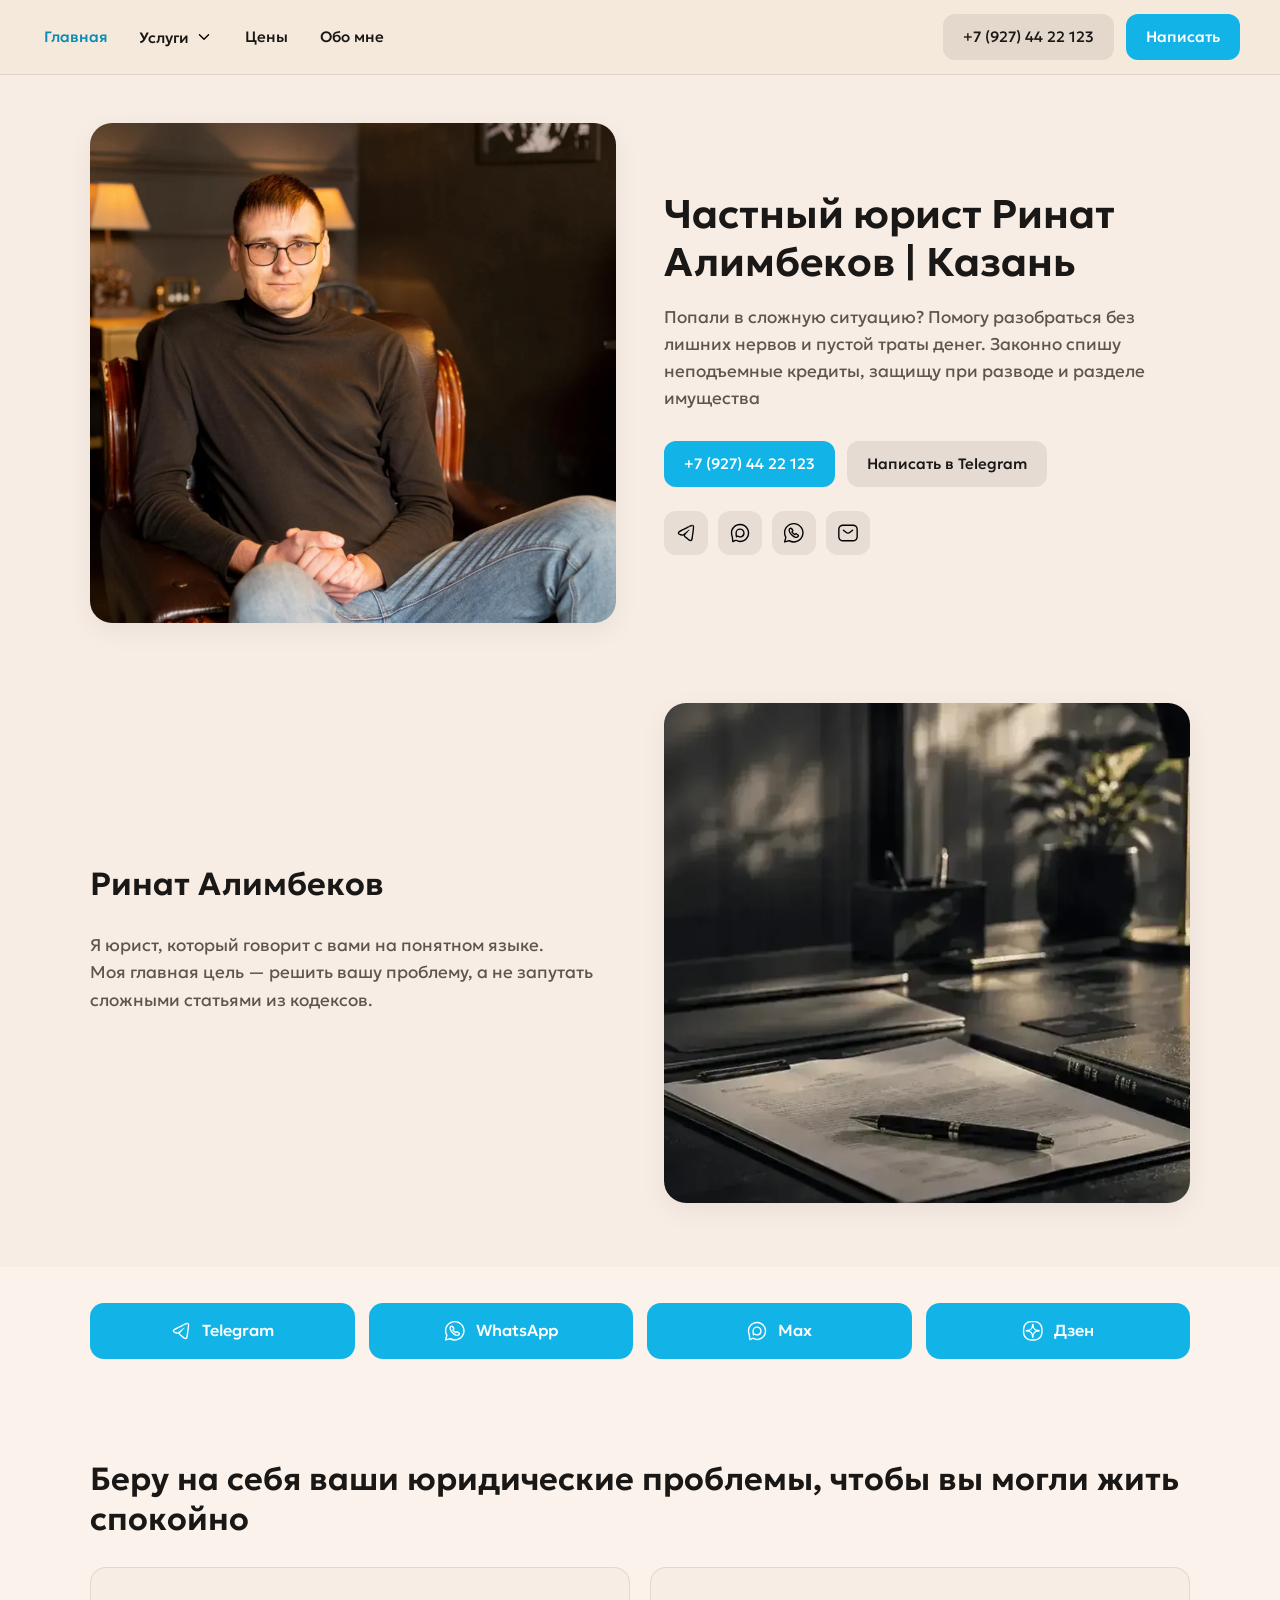
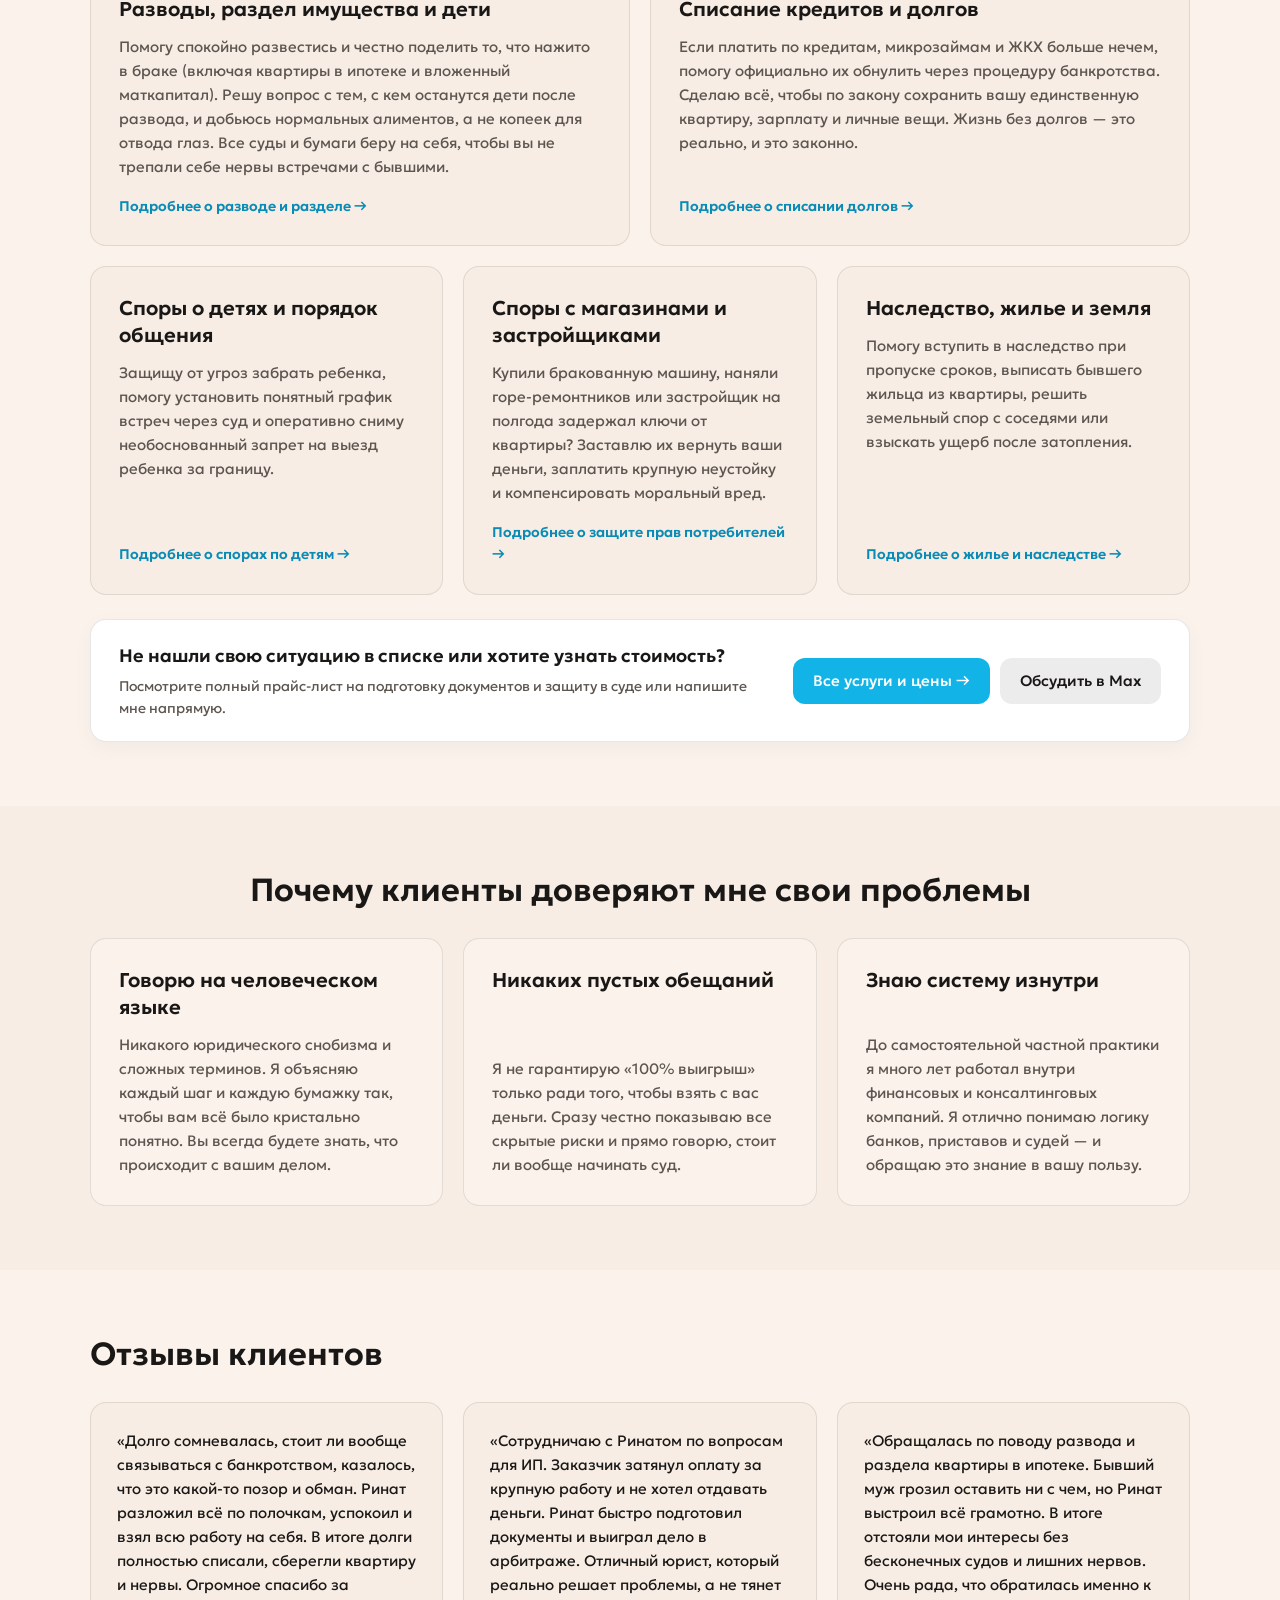
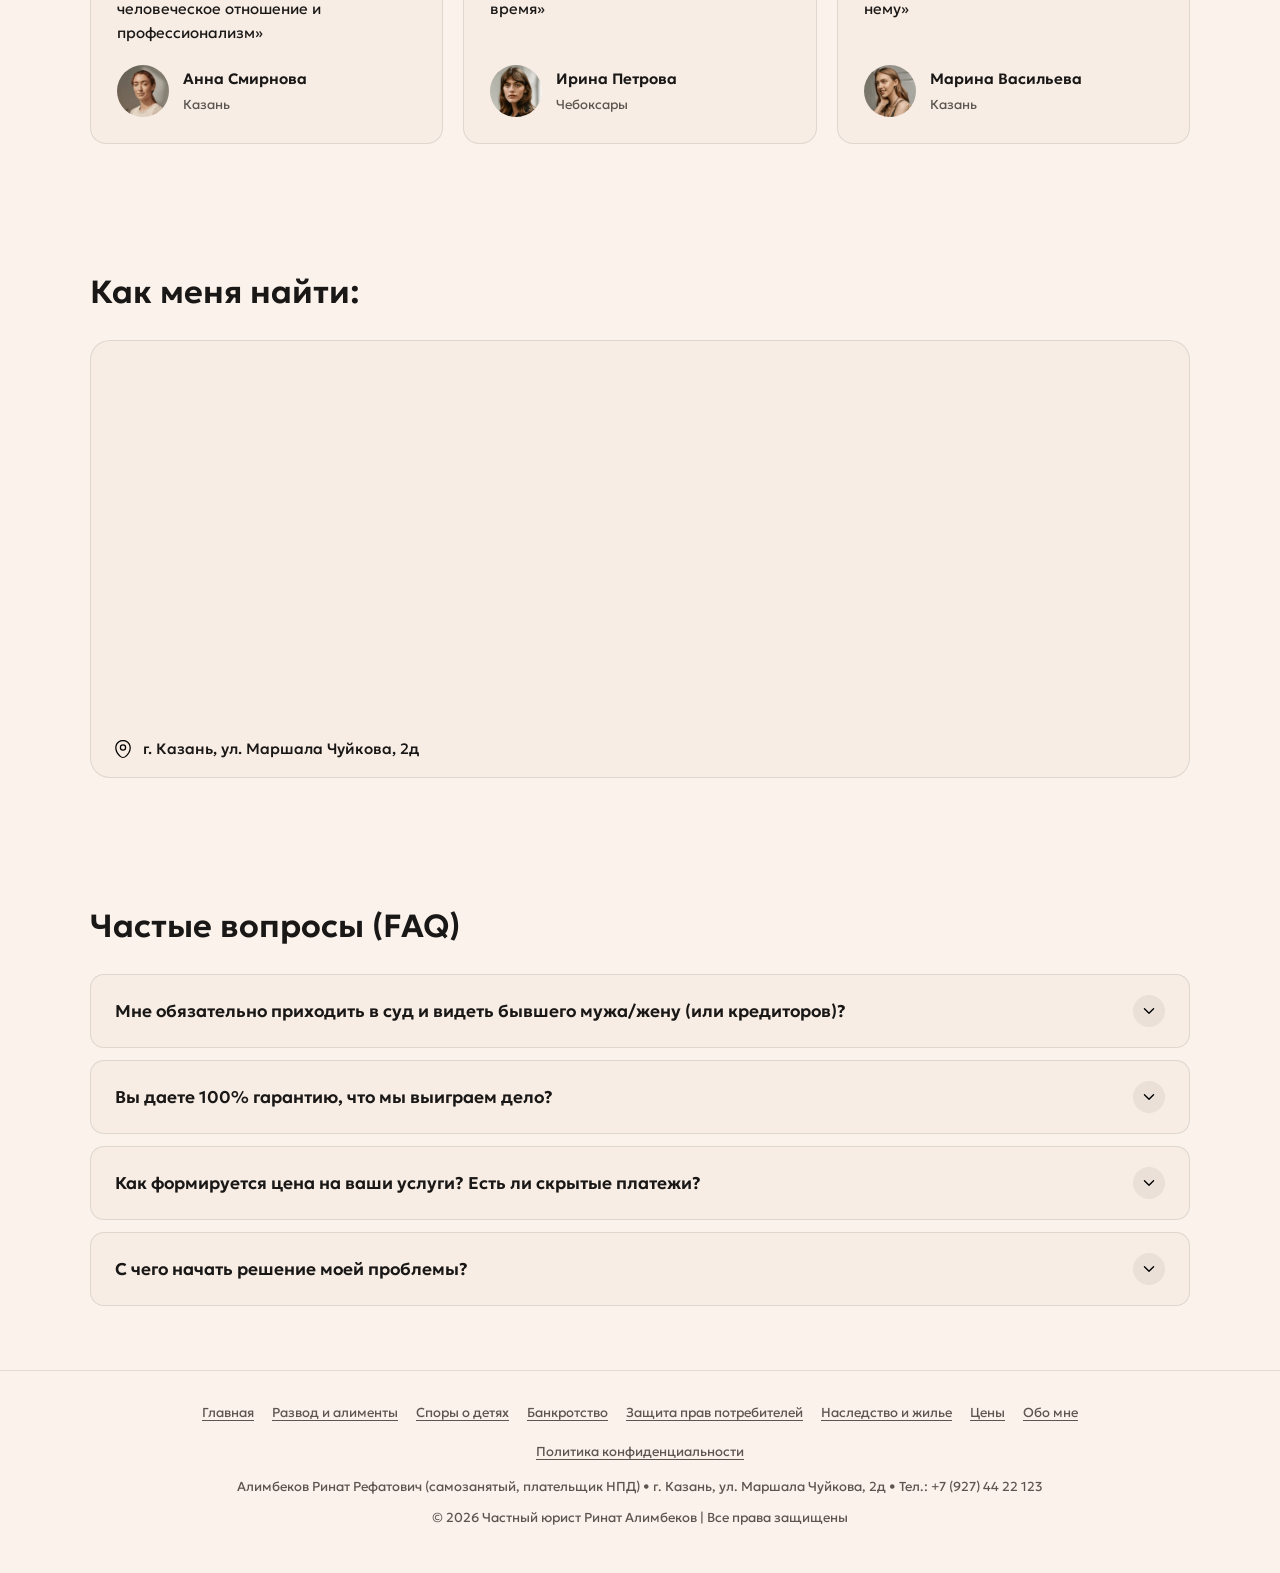
<file: index.html>
<!DOCTYPE html>
<html lang="ru">
<head>
  <meta charset="UTF-8">
  <meta name="viewport" content="width=device-width, initial-scale=1">
  <title>Юрист Ринат Алимбеков | Развод, раздел квартиры, отмена судебных приказов и долгов в Казани</title>
  <meta name="description" content="Частный юрист Ринат Алимбеков в Казани. Помогу поделить квартиру при разводе, взыскать алименты, отменить судебный приказ или законно списать долги по 127-ФЗ.">
  <meta name="keywords" content="юрист казань, частный юрист казань, развод раздел имущества казань, списание долгов банкротство казань, ринат алимбеков">
  <meta name="robots" content="index, follow">
  <meta name="geo.region" content="RU-TA">
  <meta name="geo.placename" content="Казань">
  <meta name="geo.position" content="55.835377;49.102399">
  <meta name="ICBM" content="55.835377, 49.102399">
  <meta property="og:title" content="Юрист Ринат Алимбеков | Развод, раздел квартиры, отмена судебных приказов и долгов в Казани">
  <meta property="og:description" content="Частный юрист Ринат Алимбеков в Казани. Помогу поделить квартиру при разводе, взыскать алименты, отменить судебный приказ или законно списать долги по 127-ФЗ.">
  <meta property="og:url" content="https://arinvlawyer.ru/">
  <meta property="og:type" content="website">
  <meta property="og:locale" content="ru_RU">
  <meta property="og:site_name" content="Юрист Ринат Алимбеков | Казань">
  <meta property="og:image" content="https://arinvlawyer.ru/img/yBhUS0IW0XpygladSTkcLBoLiK5uFZKE3ntGyYbyjyA/q87/el1/gce/w1000/h0/resizefit/f0ab0953-bb01-4327-87bc-46293ecb7c54-dsc04267.webp">
  <link rel="canonical" href="https://arinvlawyer.ru/">
  <link rel="icon" href="70314db3-11a1-4cf8-a374-4abc5efc9e63/images/f0ab0953-bb01-4327-87bc-46293ecb7c54-dsc04267.jpg" type="image/png">
  <link rel="icon" href="favicon-96x96.png" type="image/png" sizes="96x96">
  <link rel="icon" href="favicon.svg" type="image/svg+xml">
  <link rel="stylesheet" href="style.css?v=7">

  <script type="application/ld+json">
  {
    "@context": "https://schema.org",
    "@type": "LegalService",
    "name": "Частный юрист Ринат Алимбеков",
    "alternateName": "Юрист Ринат Алимбеков | Казань",
    "url": "https://arinvlawyer.ru/",
    "telephone": "+7-927-442-21-23",
    "email": "mrrin96@gmail.com",
    "priceRange": "1000-30000 RUB",
    "image": "https://arinvlawyer.ru/img/yBhUS0IW0XpygladSTkcLBoLiK5uFZKE3ntGyYbyjyA/q87/el1/gce/w1000/h0/resizefit/f0ab0953-bb01-4327-87bc-46293ecb7c54-dsc04267.webp",
    "address": {
      "@type": "PostalAddress",
      "streetAddress": "ул. Маршала Чуйкова, 2д",
      "addressLocality": "Казань",
      "addressRegion": "Республика Татарстан",
      "addressCountry": "RU"
    },
    "geo": {
      "@type": "GeoCoordinates",
      "latitude": "55.835377",
      "longitude": "49.102399"
    },
    "areaServed": {
      "@type": "City",
      "name": "Казань"
    }
  }
  </script>
  <script data-hid="yandex-metrika">(function(m,e,t,r,i,k,a){m[i]=m[i]||function(){(m[i].a=m[i].a||[]).push(arguments)}; m[i].l=1*new Date(); for (var j = 0; j < document.scripts.length; j++) {if (document.scripts[j].src === r) { return; }} k=e.createElement(t),a=e.getElementsByTagName(t)[0],k.async=1,k.src=r,a.parentNode.insertBefore(k,a)}) (window, document, "script", "https://mc.webvisor.org/metrika/tag_ww.js", "ym");</script>
  <script data-hid="yandex-metrika-init">ym("111389029","init", {"clickmap":true,"trackLinks":true,"accurateTrackBounce":true,"webvisor":true});</script>
</head>
<body>
  <header class="site-header">
    <div class="header-inner">
      <button type="button" class="mobile-toggle" id="mobile-toggle" aria-label="Меню">
        <svg xmlns="http://www.w3.org/2000/svg" width="22" height="22" fill="none" viewBox="0 0 24 24"><path stroke="currentColor" stroke-width="2" stroke-linecap="round" d="M4 7h16M4 12h16M4 17h16"/></svg>
      </button>
      <nav class="nav-menu" id="nav-menu" aria-label="Главное меню">
        <ul class="nav-list">
          <li><a class="nav-link active" href="index.html">Главная</a></li>
          <li class="nav-dropdown" id="services-dropdown">
            <button type="button" class="nav-dropdown-btn " id="services-btn">
              Услуги <svg xmlns="http://www.w3.org/2000/svg" fill="none" viewBox="0 0 24 24" width="18" height="18"><path fill="#000" fill-rule="evenodd" d="M5.267 8.27a.906.906 0 0 1 1.292 0L12 13.772l5.441-5.502a.906.906 0 0 1 1.292 0 .93.93 0 0 1 0 1.306l-6.087 6.154a.91.91 0 0 1-1.292 0L5.267 9.576a.93.93 0 0 1 0-1.306" clip-rule="evenodd"/></svg>
            </button>
            <ul class="submenu">
              <li><a href="razvod.html">Развод, раздел, алименты</a></li>
              <li><a href="deti.html">Споры по детям</a></li>
              <li><a href="bankrotstvo.html">Банкротство</a></li>
              <li><a href="potreb.html">Споры с магазинами и застройщиками</a></li>
              <li><a href="nedvizhimost.html">Наследство, жилье и земля</a></li>
            </ul>
          </li>
          <li><a class="nav-link " href="prices.html">Цены</a></li>
          <li><a class="nav-link " href="my.html">Обо мне</a></li>
        </ul>
      </nav>
      <div class="header-actions">
        <a class="btn btn-secondary" href="tel:+79274422123">+7 (927) 44 22 123</a>
        <a class="btn btn-primary" href="https://t.me/@arinvLawyer" target="_blank">Написать</a>
      </div>
    </div>
  </header>
<main>
  <section class="hero">
    <div class="container">
      <div class="hero-grid reverse">
        <div class="hero-content">
          <h1 class="hero-title">Частный юрист Ринат Алимбеков | Казань</h1>
          <p class="hero-subtitle">Попали в сложную ситуацию? Помогу разобраться без лишних нервов и пустой траты денег. Законно спишу неподъемные кредиты, защищу при разводе и разделе имущества</p>
          <div class="hero-buttons">
            <a class="btn btn-primary" href="tel:+79274422123">+7 (927) 44 22 123</a>
            <a class="btn btn-secondary" href="https://t.me/@arinvLawyer" target="_blank">Написать в Telegram</a>
          </div>
          <ul class="social-icons">
            <li><a class="social-icon-btn" href="https://t.me/@arinvLawyer" target="_blank" aria-label="Telegram"><svg xmlns="http://www.w3.org/2000/svg" fill="none" viewBox="0 0 24 24" width="22" height="22"><path fill="#000" d="m12.308 5.737 8.015-2.115a2.2 2.2 0 0 0-.92-.528A2.4 2.4 0 0 0 18.705 3c-.7.015-1.43.313-2.606.864-1.272.597-2.54 1.235-3.792 1.873"/><path fill="#000" fill-rule="evenodd" d="m8.104 15.086 1.402-.307c.034.784.47 1.408.966 1.87 1.063.99 2.266 1.852 3.394 2.766l.457.384c.258.222.62.534 1.02.768.455.265 1.067.498 1.807.416.759-.084 1.307-.556 1.646-1.099.317-.51.503-1.151.615-1.87.66-4.257 1.383-9.335 1.544-13.08l-.632-1.312-8.015 2.115C7.736 8.065 4.5 9.5 3.783 10.306c-.308.276-.701.744-.771 1.417-.043.414.032.837.248 1.22.202.359.478.596.701.75.37.253.837.43 1.136.542l.352.135.8.294.234.075c.532.157 1.073.246 1.621.347m6.347-6.05-.07.056q-.519.41-1.282 1.023l-.063.051q-.667.538-1.518 1.227l-.198.16-.609.495-.35.285-.72.585q-.826.686-1.498.668l-.543-.085a7 7 0 0 1-.328-.086 12 12 0 0 1-.664-.214c-.213-.075-.421-.153-.612-.228-.534-.21-1.564-.403-1.492-1.095q.046-.45 1.027-.92l1.104-.58.662-.348q1.228-.645 2.25-1.177 2.189-1.141 3.43-1.774L13 7.067q.325-.166.585-.296.713-.359 1.293-.646a97 97 0 0 1 1.858-.902c1.237-.58 1.674-.716 2.001-.723.115-.002.37.032.536.194.14.137.178.322.196.451.019.13.042.425.023.656-.493 6.077-1.565 11.983-1.565 11.983-.193 1.249-.574 1.668-.944 1.709-.635.07-1.149-.372-1.721-.864l-.467-.39c-.634-.502-1.125-.906-1.616-1.31-.45-.37-.902-.74-1.466-1.189a4 4 0 0 1-.22-.188c-.386-.36-.514-.666-.486-.956l.002-.025c.047-.365.34-.707.677-1.098q.16-.184.325-.387c.042-.053.229-.264.499-.567l.118-.132.002-.003c.334-.375.766-.859 1.203-1.355l.08-.091c.396-.451.792-.907 1.119-1.297l.018-.022.09-.106a18 18 0 0 0 .496-.622c.107-.144.172-.246.18-.291s.017-.208-.064-.295c-.08-.086-.2-.057-.286-.033a2 2 0 0 0-.293.203l-.049.037a39 39 0 0 0-.674.525" clip-rule="evenodd"/></svg></a></li>
            <li><a class="social-icon-btn" href="https://max.ru/u/f9LHodD0cOLbR-iz8FZMGi4ma3IDiIDYHYWgFF_j9Hq-QoVABAkh54DSgMY" target="_blank" aria-label="Max"><svg xmlns="http://www.w3.org/2000/svg" fill="none" viewBox="0 0 24 24" width="22" height="22"><path fill="#000" d="M12.548 2.013c5.3.267 9.516 4.628 9.516 9.97l-.013.513c-.269 5.274-4.651 9.469-10.019 9.469l-.24-.004c-1.221-.039-2.764-.373-3.94-1.15-.709-.47-2.398 1.353-3.643 1.177l-.12-.023c-1.253-.319-.835-1.573-.835-2.827 0-1.176-1.102-5.136-1.24-6.845L2 11.983C2 6.468 6.492 2 12.032 2zM12.032 3.5C7.313 3.5 3.5 7.305 3.5 11.982c0 .219.054.652.172 1.296.112.615.263 1.322.42 2.05.156.714.317 1.453.44 2.089.113.597.222 1.243.222 1.72 0 .378-.032.763-.049 1.025q-.008.134-.012.236c.202-.087.437-.211.739-.38.3-.17.747-.429 1.165-.588.322-.123 1.13-.393 1.924.034l.159.096.18.112c.925.542 2.179.793 3.172.793 4.72 0 8.532-3.805 8.532-8.483 0-4.677-3.813-8.482-8.532-8.482m0 3.516a5.017 5.017 0 0 1 5.016 5.015l-.007.259a5.017 5.017 0 0 1-5.01 4.758l-.38-.015a5 5 0 0 1-2.393-.821c-.355-.235-1.07 1.079-1.378.861l-.028-.025c-.78-.885-.836-3.745-.836-5.017a5.017 5.017 0 0 1 5.015-5.015m0 1.5a3.517 3.517 0 0 0-3.516 3.515c0 .623.014 1.588.116 2.486l.03.24.066-.018a1.7 1.7 0 0 1 1.18.118l.18.106.214.13a3.517 3.517 0 1 0 1.73-6.578"/></svg></a></li>
            <li><a class="social-icon-btn" href="https://wa.me/79274422123?text=Здравствуйте%2C%20я%20с%20сайта%2C%20у%20меня%20есть%20проблема%2C%20могли%20бы%20помочь%3F" target="_blank" aria-label="WhatsApp"><svg xmlns="http://www.w3.org/2000/svg" fill="none" viewBox="0 0 24 24" width="22" height="22"><path fill="#000" fill-rule="evenodd" d="M12.565 17.09c.67.29 1.31.43 1.93.43.44 0 .87-.08 1.27-.25s.77-.43 1.09-.78c.18-.21.33-.44.46-.7.13-.28.2-.57.2-.87 0-.23-.04-.45-.14-.7-.12-.25-.3-.47-.53-.63l-1.67-1.18a2.2 2.2 0 0 0-.49-.27c-.45-.19-.96-.14-1.29.07-.18.09-.36.23-.54.41l-.14.14a3 3 0 0 1-.3-.23 14 14 0 0 1-1.44-1.44 3 3 0 0 1-.21-.26l-.03-.04.13-.14c.17-.17.3-.35.39-.5.14-.23.21-.49.21-.75 0-.19-.05-.39-.13-.59-.07-.17-.16-.34-.28-.5l-1.16-1.63c-.16-.24-.37-.42-.62-.53-.73-.35-1.65-.12-2.29.51-.34.32-.6.69-.76 1.1-.15.39-.23.81-.23 1.25 0 .62.14 1.27.42 1.93.26.61.62 1.23 1.07 1.86.44.6.94 1.18 1.48 1.73.54.54 1.13 1.04 1.73 1.48.61.45 1.24.81 1.87 1.08m-4.53-9.34c.25-.25.45-.25.51-.25l.12.08 1.17 1.65c.05.07.09.13.12.2-.02.04-.06.1-.17.21l-.38.39c-.19.2-.29.45-.29.73 0 .1.01.21.04.31l.11.26c.12.21.3.46.56.77.24.28.49.55.77.84.29.28.56.53.84.77.29.25.55.43.78.55l.18.08c.37.13.83.05 1.12-.24l.38-.38c.11-.11.17-.14.21-.16.06.02.13.06.2.11l1.67 1.16c.03.06.03.09.03.11 0 .07-.02.15-.05.22-.06.13-.13.23-.22.33-.18.18-.36.32-.56.4-.57.24-1.27.16-2.03-.17a8.2 8.2 0 0 1-1.58-.91c-.54-.4-1.06-.85-1.55-1.33-.49-.49-.93-1.02-1.32-1.55-.38-.53-.69-1.06-.9-1.56q-.3-.72-.3-1.35c0-.24.04-.48.13-.69s.22-.4.41-.58" clip-rule="evenodd"/><path fill="#000" fill-rule="evenodd" d="M1.225 22.29c.14.14.33.22.53.22.07 0 .13-.01.2-.03l4.64-1.29c1.58.86 3.35 1.31 5.16 1.31 5.93 0 10.75-4.82 10.75-10.75S17.685 1 11.755 1 1.005 5.82 1.005 11.75c0 1.78.44 3.54 1.28 5.1l-1.26 4.71c-.07.26.01.54.2.73m5.85-2.55a.86.86 0 0 0-.38-.1c-.06 0-.13.01-.19.03l-3.68 1.02 1-3.74c.05-.19.02-.4-.08-.57a9.2 9.2 0 0 1-1.24-4.62c0-5.1 4.15-9.25 9.25-9.25s9.25 4.15 9.25 9.25-4.15 9.25-9.25 9.25c-1.65 0-3.27-.44-4.68-1.27" clip-rule="evenodd"/></svg></a></li>
            <li><a class="social-icon-btn" href="mailto:mrrin96@gmail.com" aria-label="Почта"><svg xmlns="http://www.w3.org/2000/svg" fill="none" viewBox="0 0 24 24" width="22" height="22"><path fill="#000" d="M17.468 9.586a.75.75 0 0 0-.936-1.172l-3.13 2.5c-.756.601-2.057.601-2.814 0l-3.119-2.5a.75.75 0 0 0-.938 1.171l3.12 2.5.002.002c1.303 1.037 3.38 1.037 4.684 0z"/><path fill="#000" fill-rule="evenodd" d="M7 2.75c-1.615 0-3.075.404-4.135 1.388C1.795 5.132 1.25 6.607 1.25 8.5v7c0 1.893.545 3.369 1.615 4.362 1.06.984 2.52 1.388 4.135 1.388h10c1.615 0 3.075-.404 4.135-1.388 1.07-.993 1.615-2.469 1.615-4.362v-7c0-1.893-.545-3.368-1.615-4.362-1.06-.984-2.52-1.388-4.135-1.388zM2.75 8.5c0-1.607.455-2.632 1.135-3.263.69-.64 1.73-.987 3.115-.987h10c1.385 0 2.425.346 3.115.987.68.631 1.135 1.656 1.135 3.263v7c0 1.607-.455 2.631-1.135 3.263-.69.64-1.73.987-3.115.987H7c-1.385 0-2.425-.346-3.115-.987-.68-.632-1.135-1.656-1.135-3.263z" clip-rule="evenodd"/></svg></a></li>
          </ul>
        </div>
        <div class="hero-media">
          <img src="img/yBhUS0IW0XpygladSTkcLBoLiK5uFZKE3ntGyYbyjyA/q87/el1/gce/w1000/h0/resizefit/f0ab0953-bb01-4327-87bc-46293ecb7c54-dsc04267.webp" alt="Частный юрист Ринат Алимбеков | Казань">
        </div>
      </div>
    </div>
  </section>

  <section class="hero" style="padding-top: 16px;">
    <div class="container">
      <div class="hero-grid">
        <div class="hero-content">
          <h2 class="section-title">Ринат Алимбеков</h2>
          <p class="hero-subtitle">Я юрист, который говорит с вами на понятном языке.<br>Моя главная цель — решить вашу проблему, а не запутать сложными статьями из кодексов.</p>
        </div>
        <div class="hero-media">
          <img src="img/suhYnJdt-2MttSTHugYYGz1FjkLqgPM2EFGie1K-7jg/q87/el1/gce/w1000/h0/resizefit/82c7ec22-4849-4be5-a5a1-1350c59dd795-_j7f3i65o6.webp" alt="Ринат Алимбеков" loading="lazy">
        </div>
      </div>
    </div>
  </section>

  <section class="section section-compact">
    <div class="container">
      <ul class="socials-grid">
        <li><a class="social-card" href="https://t.me/@arinvLawyer" target="_blank"><svg xmlns="http://www.w3.org/2000/svg" fill="none" viewBox="0 0 24 24" width="22" height="22"><path fill="#000" d="m12.308 5.737 8.015-2.115a2.2 2.2 0 0 0-.92-.528A2.4 2.4 0 0 0 18.705 3c-.7.015-1.43.313-2.606.864-1.272.597-2.54 1.235-3.792 1.873"/><path fill="#000" fill-rule="evenodd" d="m8.104 15.086 1.402-.307c.034.784.47 1.408.966 1.87 1.063.99 2.266 1.852 3.394 2.766l.457.384c.258.222.62.534 1.02.768.455.265 1.067.498 1.807.416.759-.084 1.307-.556 1.646-1.099.317-.51.503-1.151.615-1.87.66-4.257 1.383-9.335 1.544-13.08l-.632-1.312-8.015 2.115C7.736 8.065 4.5 9.5 3.783 10.306c-.308.276-.701.744-.771 1.417-.043.414.032.837.248 1.22.202.359.478.596.701.75.37.253.837.43 1.136.542l.352.135.8.294.234.075c.532.157 1.073.246 1.621.347m6.347-6.05-.07.056q-.519.41-1.282 1.023l-.063.051q-.667.538-1.518 1.227l-.198.16-.609.495-.35.285-.72.585q-.826.686-1.498.668l-.543-.085a7 7 0 0 1-.328-.086 12 12 0 0 1-.664-.214c-.213-.075-.421-.153-.612-.228-.534-.21-1.564-.403-1.492-1.095q.046-.45 1.027-.92l1.104-.58.662-.348q1.228-.645 2.25-1.177 2.189-1.141 3.43-1.774L13 7.067q.325-.166.585-.296.713-.359 1.293-.646a97 97 0 0 1 1.858-.902c1.237-.58 1.674-.716 2.001-.723.115-.002.37.032.536.194.14.137.178.322.196.451.019.13.042.425.023.656-.493 6.077-1.565 11.983-1.565 11.983-.193 1.249-.574 1.668-.944 1.709-.635.07-1.149-.372-1.721-.864l-.467-.39c-.634-.502-1.125-.906-1.616-1.31-.45-.37-.902-.74-1.466-1.189a4 4 0 0 1-.22-.188c-.386-.36-.514-.666-.486-.956l.002-.025c.047-.365.34-.707.677-1.098q.16-.184.325-.387c.042-.053.229-.264.499-.567l.118-.132.002-.003c.334-.375.766-.859 1.203-1.355l.08-.091c.396-.451.792-.907 1.119-1.297l.018-.022.09-.106a18 18 0 0 0 .496-.622c.107-.144.172-.246.18-.291s.017-.208-.064-.295c-.08-.086-.2-.057-.286-.033a2 2 0 0 0-.293.203l-.049.037a39 39 0 0 0-.674.525" clip-rule="evenodd"/></svg> Telegram</a></li>
        <li><a class="social-card" href="https://wa.me/79274422123" target="_blank"><svg xmlns="http://www.w3.org/2000/svg" fill="none" viewBox="0 0 24 24" width="22" height="22"><path fill="#000" fill-rule="evenodd" d="M12.565 17.09c.67.29 1.31.43 1.93.43.44 0 .87-.08 1.27-.25s.77-.43 1.09-.78c.18-.21.33-.44.46-.7.13-.28.2-.57.2-.87 0-.23-.04-.45-.14-.7-.12-.25-.3-.47-.53-.63l-1.67-1.18a2.2 2.2 0 0 0-.49-.27c-.45-.19-.96-.14-1.29.07-.18.09-.36.23-.54.41l-.14.14a3 3 0 0 1-.3-.23 14 14 0 0 1-1.44-1.44 3 3 0 0 1-.21-.26l-.03-.04.13-.14c.17-.17.3-.35.39-.5.14-.23.21-.49.21-.75 0-.19-.05-.39-.13-.59-.07-.17-.16-.34-.28-.5l-1.16-1.63c-.16-.24-.37-.42-.62-.53-.73-.35-1.65-.12-2.29.51-.34.32-.6.69-.76 1.1-.15.39-.23.81-.23 1.25 0 .62.14 1.27.42 1.93.26.61.62 1.23 1.07 1.86.44.6.94 1.18 1.48 1.73.54.54 1.13 1.04 1.73 1.48.61.45 1.24.81 1.87 1.08m-4.53-9.34c.25-.25.45-.25.51-.25l.12.08 1.17 1.65c.05.07.09.13.12.2-.02.04-.06.1-.17.21l-.38.39c-.19.2-.29.45-.29.73 0 .1.01.21.04.31l.11.26c.12.21.3.46.56.77.24.28.49.55.77.84.29.28.56.53.84.77.29.25.55.43.78.55l.18.08c.37.13.83.05 1.12-.24l.38-.38c.11-.11.17-.14.21-.16.06.02.13.06.2.11l1.67 1.16c.03.06.03.09.03.11 0 .07-.02.15-.05.22-.06.13-.13.23-.22.33-.18.18-.36.32-.56.4-.57.24-1.27.16-2.03-.17a8.2 8.2 0 0 1-1.58-.91c-.54-.4-1.06-.85-1.55-1.33-.49-.49-.93-1.02-1.32-1.55-.38-.53-.69-1.06-.9-1.56q-.3-.72-.3-1.35c0-.24.04-.48.13-.69s.22-.4.41-.58" clip-rule="evenodd"/><path fill="#000" fill-rule="evenodd" d="M1.225 22.29c.14.14.33.22.53.22.07 0 .13-.01.2-.03l4.64-1.29c1.58.86 3.35 1.31 5.16 1.31 5.93 0 10.75-4.82 10.75-10.75S17.685 1 11.755 1 1.005 5.82 1.005 11.75c0 1.78.44 3.54 1.28 5.1l-1.26 4.71c-.07.26.01.54.2.73m5.85-2.55a.86.86 0 0 0-.38-.1c-.06 0-.13.01-.19.03l-3.68 1.02 1-3.74c.05-.19.02-.4-.08-.57a9.2 9.2 0 0 1-1.24-4.62c0-5.1 4.15-9.25 9.25-9.25s9.25 4.15 9.25 9.25-4.15 9.25-9.25 9.25c-1.65 0-3.27-.44-4.68-1.27" clip-rule="evenodd"/></svg> WhatsApp</a></li>
        <li><a class="social-card" href="https://max.ru/u/f9LHodD0cOLbR-iz8FZMGi4ma3IDiIDYHYWgFF_j9Hq-QoVABAkh54DSgMY" target="_blank"><svg xmlns="http://www.w3.org/2000/svg" fill="none" viewBox="0 0 24 24" width="22" height="22"><path fill="#000" d="M12.548 2.013c5.3.267 9.516 4.628 9.516 9.97l-.013.513c-.269 5.274-4.651 9.469-10.019 9.469l-.24-.004c-1.221-.039-2.764-.373-3.94-1.15-.709-.47-2.398 1.353-3.643 1.177l-.12-.023c-1.253-.319-.835-1.573-.835-2.827 0-1.176-1.102-5.136-1.24-6.845L2 11.983C2 6.468 6.492 2 12.032 2zM12.032 3.5C7.313 3.5 3.5 7.305 3.5 11.982c0 .219.054.652.172 1.296.112.615.263 1.322.42 2.05.156.714.317 1.453.44 2.089.113.597.222 1.243.222 1.72 0 .378-.032.763-.049 1.025q-.008.134-.012.236c.202-.087.437-.211.739-.38.3-.17.747-.429 1.165-.588.322-.123 1.13-.393 1.924.034l.159.096.18.112c.925.542 2.179.793 3.172.793 4.72 0 8.532-3.805 8.532-8.483 0-4.677-3.813-8.482-8.532-8.482m0 3.516a5.017 5.017 0 0 1 5.016 5.015l-.007.259a5.017 5.017 0 0 1-5.01 4.758l-.38-.015a5 5 0 0 1-2.393-.821c-.355-.235-1.07 1.079-1.378.861l-.028-.025c-.78-.885-.836-3.745-.836-5.017a5.017 5.017 0 0 1 5.015-5.015m0 1.5a3.517 3.517 0 0 0-3.516 3.515c0 .623.014 1.588.116 2.486l.03.24.066-.018a1.7 1.7 0 0 1 1.18.118l.18.106.214.13a3.517 3.517 0 1 0 1.73-6.578"/></svg> Max</a></li>
        <li><a class="social-card" href="https://dzen.ru/arinvlawyer?share_to=link" target="_blank"><svg xmlns="http://www.w3.org/2000/svg" fill="none" viewBox="0 0 24 24" width="22" height="22"><path fill="#000" d="M13.75 1a8.75 8.75 0 0 1 8.75 8.75v4a8.75 8.75 0 0 1-8.75 8.75h-4A8.75 8.75 0 0 1 1 13.75v-4A8.75 8.75 0 0 1 9.75 1zm-4 1.5A7.25 7.25 0 0 0 2.5 9.75v4A7.25 7.25 0 0 0 9.75 21h4A7.25 7.25 0 0 0 21 13.75v-4a7.25 7.25 0 0 0-7.25-7.25zm2.326 1.514a.75.75 0 0 1 .604.687l.096 1.496a4.85 4.85 0 0 0 4.527 4.527l1.495.095a.75.75 0 0 1 .702.75v.362a.75.75 0 0 1-.701.748l-1.496.097a4.85 4.85 0 0 0-4.527 4.527l-.096 1.496a.75.75 0 0 1-.748.701h-.363a.75.75 0 0 1-.749-.701l-.096-1.496a4.85 4.85 0 0 0-4.527-4.527l-1.496-.097A.75.75 0 0 1 4 11.93v-.363c0-.395.307-.723.702-.749l1.495-.095.227-.02a4.85 4.85 0 0 0 4.3-4.507l.096-1.496.024-.143A.75.75 0 0 1 11.569 4h.363zm-.326 4.299a6.36 6.36 0 0 1-3.437 3.437 6.36 6.36 0 0 1 3.437 3.437 6.36 6.36 0 0 1 3.437-3.437 6.36 6.36 0 0 1-3.437-3.437"/></svg> Дзен</a></li>
      </ul>
    </div>
  </section>

  <section class="section">
    <div class="container">
      <h2 class="section-title">Беру на себя ваши юридические проблемы, чтобы вы могли жить спокойно</h2>
      <div class="cards-grid-2" style="margin-bottom: 20px;">
        <div class="card">
          <div>
            <h3>Разводы, раздел имущества и дети</h3>
            <p>Помогу спокойно развестись и честно поделить то, что нажито в браке (включая квартиры в ипотеке и вложенный маткапитал). Решу вопрос с тем, с кем останутся дети после развода, и добьюсь нормальных алиментов, а не копеек для отвода глаз. Все суды и бумаги беру на себя, чтобы вы не трепали себе нервы встречами с бывшими.</p>
          </div>
          <a class="card-link" href="razvod.html">Подробнее о разводе и разделе &rarr;</a>
        </div>
        <div class="card">
          <div>
            <h3>Списание кредитов и долгов</h3>
            <p>Если платить по кредитам, микрозаймам и ЖКХ больше нечем, помогу официально их обнулить через процедуру банкротства. Сделаю всё, чтобы по закону сохранить вашу единственную квартиру, зарплату и личные вещи. Жизнь без долгов — это реально, и это законно.</p>
          </div>
          <a class="card-link" href="bankrotstvo.html">Подробнее о списании долгов &rarr;</a>
        </div>
      </div>
      <div class="cards-grid-3">
        <div class="card">
          <div>
            <h3>Споры о детях и порядок общения</h3>
            <p>Защищу от угроз забрать ребенка, помогу установить понятный график встреч через суд и оперативно сниму необоснованный запрет на выезд ребенка за границу.</p>
          </div>
          <a class="card-link" href="deti.html">Подробнее о спорах по детям &rarr;</a>
        </div>
        <div class="card">
          <div>
            <h3>Споры с магазинами и застройщиками</h3>
            <p>Купили бракованную машину, наняли горе-ремонтников или застройщик на полгода задержал ключи от квартиры? Заставлю их вернуть ваши деньги, заплатить крупную неустойку и компенсировать моральный вред.</p>
          </div>
          <a class="card-link" href="potreb.html">Подробнее о защите прав потребителей &rarr;</a>
        </div>
        <div class="card">
          <div>
            <h3>Наследство, жилье и земля</h3>
            <p>Помогу вступить в наследство при пропуске сроков, выписать бывшего жильца из квартиры, решить земельный спор с соседями или взыскать ущерб после затопления.</p>
          </div>
          <a class="card-link" href="nedvizhimost.html">Подробнее о жилье и наследстве &rarr;</a>
        </div>
      </div>

      <div class="services-all-banner">
        <div>
          <h3 class="services-all-banner-title">Не нашли свою ситуацию в списке или хотите узнать стоимость?</h3>
          <p class="services-all-banner-desc">Посмотрите полный прайс-лист на подготовку документов и защиту в суде или напишите мне напрямую.</p>
        </div>
        <div style="display: flex; flex-wrap: wrap; gap: 10px; flex-shrink: 0;">
          <a class="btn btn-primary" href="prices.html">Все услуги и цены &rarr;</a>
          <a class="btn btn-secondary" href="https://max.ru/u/f9LHodD0cOLbR-iz8FZMGi4ma3IDiIDYHYWgFF_j9Hq-QoVABAkh54DSgMY" target="_blank">Обсудить в Max</a>
        </div>
      </div>
    </div>
  </section>

  <section class="section section-alt">
    <div class="container">
      <h2 class="section-title text-center">Почему клиенты доверяют мне свои проблемы</h2>
      <div class="cards-grid-3">
        <div class="card" style="background: var(--bg-main);">
          <h3>Говорю на человеческом языке</h3>
          <p>Никакого юридического снобизма и сложных терминов. Я объясняю каждый шаг и каждую бумажку так, чтобы вам всё было кристально понятно. Вы всегда будете знать, что происходит с вашим делом.</p>
        </div>
        <div class="card" style="background: var(--bg-main);">
          <h3>Никаких пустых обещаний</h3>
          <p>Я не гарантирую «100% выигрыш» только ради того, чтобы взять с вас деньги. Сразу честно показываю все скрытые риски и прямо говорю, стоит ли вообще начинать суд.</p>
        </div>
        <div class="card" style="background: var(--bg-main);">
          <h3>Знаю систему изнутри</h3>
          <p>До самостоятельной частной практики я много лет работал внутри финансовых и консалтинговых компаний. Я отлично понимаю логику банков, приставов и судей — и обращаю это знание в вашу пользу.</p>
        </div>
      </div>
    </div>
  </section>

  <section class="section">
    <div class="container">
      <h2 class="section-title">Отзывы клиентов</h2>
      <div class="cards-grid-3">
        <div class="testimonial-card">
          <p class="testimonial-text">«Долго сомневалась, стоит ли вообще связываться с банкротством, казалось, что это какой-то позор и обман. Ринат разложил всё по полочкам, успокоил и взял всю работу на себя. В итоге долги полностью списали, сберегли квартиру и нервы. Огромное спасибо за человеческое отношение и профессионализм»</p>
          <div class="testimonial-author">
            <img src="img/_i-p623fSekX3WmoxidZHoRRGKPAGHm8rhZLT6uV6qQ/q87/el1/gce/w128/h128/resizefill/f542272b-11f3-483d-9e12-98572a0f6372-rectangle%2019%20%284%29.webp" alt="Анна Смирнова" loading="lazy">
            <div>
              <p class="testimonial-name">Анна Смирнова</p>
              <span class="testimonial-city">Казань</span>
            </div>
          </div>
        </div>
        <div class="testimonial-card">
          <p class="testimonial-text">«Сотрудничаю с Ринатом по вопросам для ИП. Заказчик затянул оплату за крупную работу и не хотел отдавать деньги. Ринат быстро подготовил документы и выиграл дело в арбитраже. Отличный юрист, который реально решает проблемы, а не тянет время»</p>
          <div class="testimonial-author">
            <img src="img/ntxEQXKz9c5ms3vZWLFLL6052mPTBBKhnErkWRfBx_Y/q87/el1/gce/w128/h128/resizefill/c78cd41f-4b91-4f2f-91f2-99310ea59dcb-rectangle%2020%20%284%29.webp" alt="Ирина Петрова" loading="lazy">
            <div>
              <p class="testimonial-name">Ирина Петрова</p>
              <span class="testimonial-city">Чебоксары</span>
            </div>
          </div>
        </div>
        <div class="testimonial-card">
          <p class="testimonial-text">«Обращалась по поводу развода и раздела квартиры в ипотеке. Бывший муж грозил оставить ни с чем, но Ринат выстроил всё грамотно. В итоге отстояли мои интересы без бесконечных судов и лишних нервов. Очень рада, что обратилась именно к нему»</p>
          <div class="testimonial-author">
            <img src="img/BmT6VCWE8NLsfkCpTNweYEF6qkx5Jn0_1RaKSw71zYs/q87/el1/gce/w128/h128/resizefill/bcf087a3-a37a-48a9-9a25-1c8d9eb45282-rectangle%2021%20%284%29.webp" alt="Марина Васильева" loading="lazy">
            <div>
              <p class="testimonial-name">Марина Васильева</p>
              <span class="testimonial-city">Казань</span>
            </div>
          </div>
        </div>
      </div>
    </div>
  </section>

  <section class="section">
    <div class="container">
      <h2 class="section-title">Как меня найти:</h2>
      <div class="map-card">
        <iframe class="map-frame" src="https://yandex.ru/map-widget/v1/?lang=ru&pt=49.102399,55.835377&z=14&scroll=false" allowfullscreen="true" referrerpolicy="no-referrer-when-downgrade" loading="lazy"></iframe>
        <div class="map-address"><svg xmlns="http://www.w3.org/2000/svg" fill="none" viewBox="0 0 24 24" width="20" height="20"><path fill="#000" fill-rule="evenodd" d="M12 6.44a3.87 3.87 0 1 0 0 7.74 3.87 3.87 0 0 0 0-7.74m-2.37 3.87a2.37 2.37 0 1 1 4.74 0 2.37 2.37 0 0 1-4.74 0" clip-rule="evenodd"/><path fill="#000" fill-rule="evenodd" d="M12.004 1.25c3.98.003 8.036 2.35 9.108 7.084 1.242 5.49-2.184 10.05-4.992 12.746a5.943 5.943 0 0 1-8.25 0c-2.798-2.696-6.224-7.266-4.982-12.756C3.965 3.59 8.025 1.247 12.005 1.25M4.351 8.656c.894-3.926 4.235-5.908 7.652-5.906s6.757 1.99 7.645 5.916c1.058 4.67-1.835 8.71-4.567 11.333l-.002.001a4.443 4.443 0 0 1-6.169 0c-2.722-2.624-5.616-6.674-4.559-11.344" clip-rule="evenodd"/></svg> г. Казань, ул. Маршала Чуйкова, 2д</div>
      </div>
    </div>
  </section>
  <section class="section">
    <div class="container">
      <h2 class="section-title">Частые вопросы (FAQ)</h2>
      <div class="faq-list">
        <div class="faq-item">
          <button type="button" class="faq-question">
            <span>Мне обязательно приходить в суд и видеть бывшего мужа/жену (или кредиторов)?</span>
            <span class="faq-icon"><svg xmlns="http://www.w3.org/2000/svg" fill="none" viewBox="0 0 24 24" width="18" height="18"><path fill="#000" fill-rule="evenodd" d="M5.267 8.27a.906.906 0 0 1 1.292 0L12 13.772l5.441-5.502a.906.906 0 0 1 1.292 0 .93.93 0 0 1 0 1.306l-6.087 6.154a.91.91 0 0 1-1.292 0L5.267 9.576a.93.93 0 0 1 0-1.306" clip-rule="evenodd"/></svg></span>
          </button>
          <div class="faq-answer">Нет, в 95% случаев ваше личное присутствие не требуется. Мы оформляем доверенность, и я полностью заменяю вас во всех инстанциях. Я сам хожу на все заседания, запрашиваю документы и общаюсь с оппонентами. Вам не придется трепать себе нервы встречами с бывшими или коллекторами.</div>
        </div>
        <div class="faq-item">
          <button type="button" class="faq-question">
            <span>Вы даете 100% гарантию, что мы выиграем дело?</span>
            <span class="faq-icon"><svg xmlns="http://www.w3.org/2000/svg" fill="none" viewBox="0 0 24 24" width="18" height="18"><path fill="#000" fill-rule="evenodd" d="M5.267 8.27a.906.906 0 0 1 1.292 0L12 13.772l5.441-5.502a.906.906 0 0 1 1.292 0 .93.93 0 0 1 0 1.306l-6.087 6.154a.91.91 0 0 1-1.292 0L5.267 9.576a.93.93 0 0 1 0-1.306" clip-rule="evenodd"/></svg></span>
          </button>
          <div class="faq-answer">Я не раздаю пустых обещаний и не гарантирую «100% выигрыш» только ради того, чтобы взять с вас деньги. Ни один честный юрист не может гарантировать конкретное решение судьи. Но я гарантирую другое: на первой же консультации я честно покажу все скрытые риски и прямо скажу, стоит ли вообще начинать суд. Если дело заведомо проигрышное, я так и скажу и не буду тянуть из вас деньги.</div>
        </div>
        <div class="faq-item">
          <button type="button" class="faq-question">
            <span>Как формируется цена на ваши услуги? Есть ли скрытые платежи?</span>
            <span class="faq-icon"><svg xmlns="http://www.w3.org/2000/svg" fill="none" viewBox="0 0 24 24" width="18" height="18"><path fill="#000" fill-rule="evenodd" d="M5.267 8.27a.906.906 0 0 1 1.292 0L12 13.772l5.441-5.502a.906.906 0 0 1 1.292 0 .93.93 0 0 1 0 1.306l-6.087 6.154a.91.91 0 0 1-1.292 0L5.267 9.576a.93.93 0 0 1 0-1.306" clip-rule="evenodd"/></svg></span>
          </button>
          <div class="faq-answer">Стоимость зависит от задачи (подготовка иска о разводе — 5 000 ₽, полное представление интересов в суде — от 30 000 ₽ в зависимости от сложности спора). Все актуальные расценки указаны на странице «Цены». Главное правило: мы фиксируем сумму «на берегу» в официальном договоре, и она не меняется в процессе работы.</div>
        </div>
        <div class="faq-item">
          <button type="button" class="faq-question">
            <span>С чего начать решение моей проблемы?</span>
            <span class="faq-icon"><svg xmlns="http://www.w3.org/2000/svg" fill="none" viewBox="0 0 24 24" width="18" height="18"><path fill="#000" fill-rule="evenodd" d="M5.267 8.27a.906.906 0 0 1 1.292 0L12 13.772l5.441-5.502a.906.906 0 0 1 1.292 0 .93.93 0 0 1 0 1.306l-6.087 6.154a.91.91 0 0 1-1.292 0L5.267 9.576a.93.93 0 0 1 0-1.306" clip-rule="evenodd"/></svg></span>
          </button>
          <div class="faq-answer">С простого сообщения или звонка. Свяжитесь со мной, вкратце опишите свою ситуацию. Я задам уточняющие вопросы, скажу, какие документы нужно найти дома, и мы договоримся о консультации, где выстроим пошаговый план защиты.</div>
        </div>
      </div>
    </div>
  </section>
</main>
  <footer class="site-footer">
    <div class="container">
      
      <div class="footer-links">
        <a href="index.html">Главная</a>
        <a href="razvod.html">Развод и алименты</a>
        <a href="deti.html">Споры о детях</a>
        <a href="bankrotstvo.html">Банкротство</a>
        <a href="potreb.html">Защита прав потребителей</a>
        <a href="nedvizhimost.html">Наследство и жилье</a>
        <a href="prices.html">Цены</a>
        <a href="my.html">Обо мне</a>
        <a href="privacy.html">Политика конфиденциальности</a>
      </div>
      <div class="footer-requisites">
        Алимбеков Ринат Рефатович (самозанятый, плательщик НПД) &bull; г. Казань, ул. Маршала Чуйкова, 2д &bull; Тел.: +7 (927) 44 22 123
      </div>
      <div>© 2026 Частный юрист Ринат Алимбеков | Все права защищены</div>
    </div>
  </footer>
  <script>
    document.querySelectorAll('.faq-question').forEach(function(btn) {
      btn.addEventListener('click', function() {
        btn.parentElement.classList.toggle('open');
      });
    });
    var sBtn = document.getElementById('services-btn');
    var sDrop = document.getElementById('services-dropdown');
    if (sBtn && sDrop) {
      sBtn.addEventListener('click', function(e) {
        e.stopPropagation();
        sDrop.classList.toggle('open');
      });
      document.addEventListener('click', function() {
        sDrop.classList.remove('open');
      });
    }
    var mToggle = document.getElementById('mobile-toggle');
    var nMenu = document.getElementById('nav-menu');
    if (mToggle && nMenu) {
      mToggle.addEventListener('click', function() {
        nMenu.classList.toggle('open');
      });
    }
  </script>
</body>
</html>
</file>
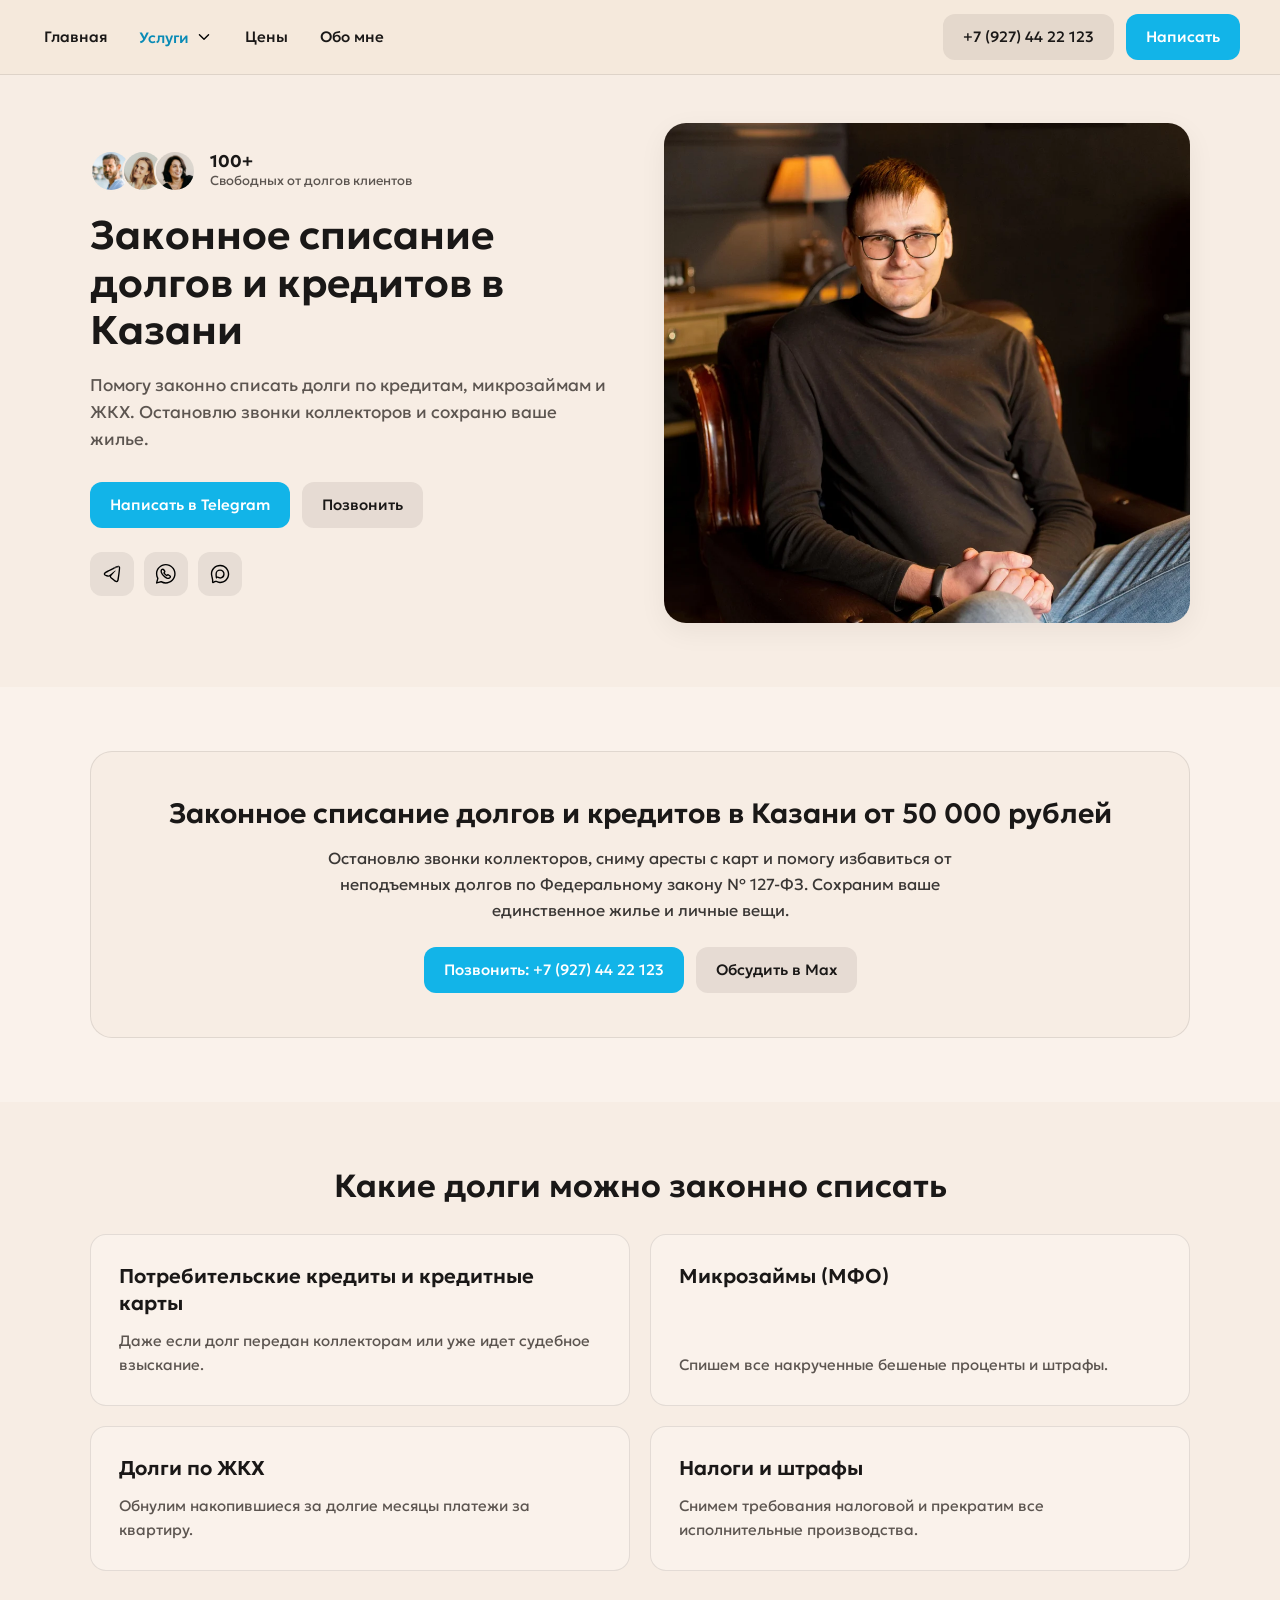
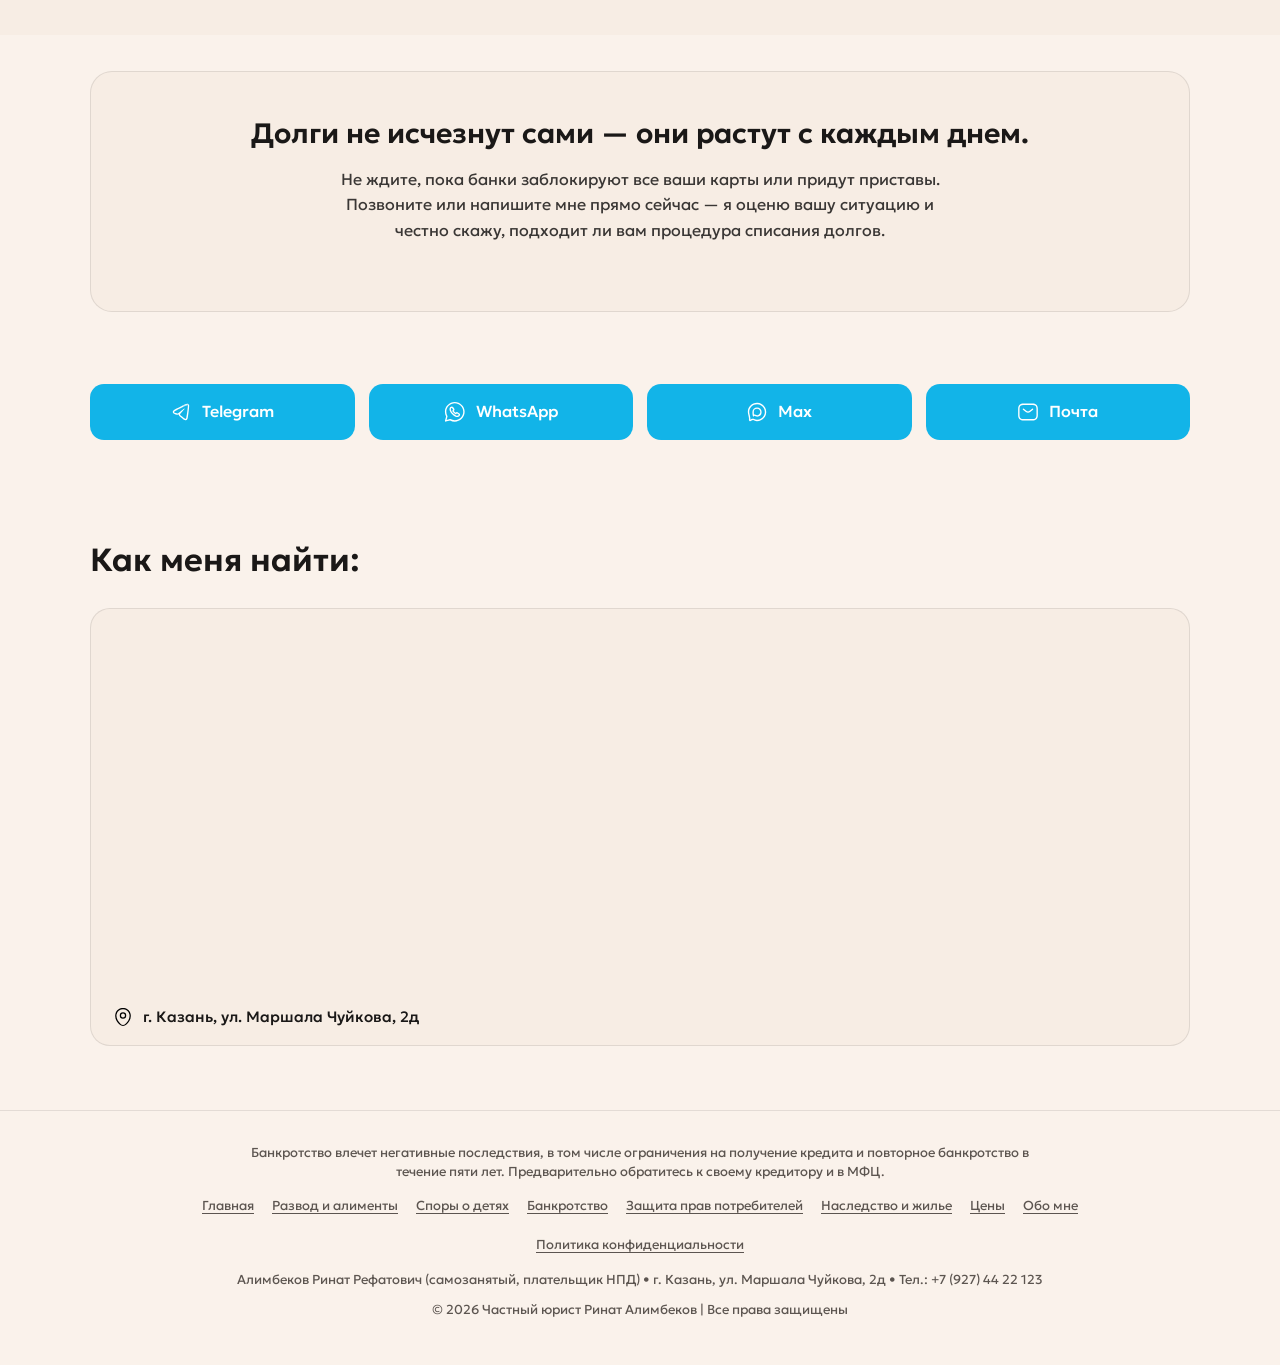
<file: bankrotstvo.html>
<!DOCTYPE html>
<html lang="ru">
<head>
  <meta charset="UTF-8">
  <meta name="viewport" content="width=device-width, initial-scale=1">
  <title>Законное списание долгов и кредитов в Казани (127-ФЗ) | Юрист Ринат Алимбеков</title>
  <meta name="description" content="Законное списание долгов по кредитам, микрозаймам, ЖКХ и налогам в Казани по 127-ФЗ. Остановка звонков коллекторов и сохранение единственного жилья.">
  <meta name="keywords" content="списание долгов казань, банкротство физических лиц казань, списать кредиты 127 фз, юрист по долгам казань, ринат алимбеков">
  <meta name="robots" content="index, follow">
  <meta name="geo.region" content="RU-TA">
  <meta name="geo.placename" content="Казань">
  <meta name="geo.position" content="55.835377;49.102399">
  <meta name="ICBM" content="55.835377, 49.102399">
  <meta property="og:title" content="Законное списание долгов и кредитов в Казани (127-ФЗ) | Юрист Ринат Алимбеков">
  <meta property="og:description" content="Законное списание долгов по кредитам, микрозаймам, ЖКХ и налогам в Казани по 127-ФЗ. Остановка звонков коллекторов и сохранение единственного жилья.">
  <meta property="og:url" content="https://arinvlawyer.ru/bankrotstvo.html">
  <meta property="og:type" content="website">
  <meta property="og:locale" content="ru_RU">
  <meta property="og:site_name" content="Юрист Ринат Алимбеков | Казань">
  <meta property="og:image" content="https://arinvlawyer.ru/img/yBhUS0IW0XpygladSTkcLBoLiK5uFZKE3ntGyYbyjyA/q87/el1/gce/w1000/h0/resizefit/f0ab0953-bb01-4327-87bc-46293ecb7c54-dsc04267.webp">
  <link rel="canonical" href="https://arinvlawyer.ru/bankrotstvo.html">
  <link rel="icon" href="70314db3-11a1-4cf8-a374-4abc5efc9e63/images/f0ab0953-bb01-4327-87bc-46293ecb7c54-dsc04267.jpg" type="image/png">
  <link rel="icon" href="favicon-96x96.png" type="image/png" sizes="96x96">
  <link rel="icon" href="favicon.svg" type="image/svg+xml">
  <link rel="stylesheet" href="style.css?v=7">

  <script type="application/ld+json">
  {
    "@context": "https://schema.org",
    "@type": "LegalService",
    "name": "Частный юрист Ринат Алимбеков",
    "alternateName": "Юрист Ринат Алимбеков | Казань",
    "url": "https://arinvlawyer.ru/",
    "telephone": "+7-927-442-21-23",
    "email": "mrrin96@gmail.com",
    "priceRange": "1000-30000 RUB",
    "image": "https://arinvlawyer.ru/img/yBhUS0IW0XpygladSTkcLBoLiK5uFZKE3ntGyYbyjyA/q87/el1/gce/w1000/h0/resizefit/f0ab0953-bb01-4327-87bc-46293ecb7c54-dsc04267.webp",
    "address": {
      "@type": "PostalAddress",
      "streetAddress": "ул. Маршала Чуйкова, 2д",
      "addressLocality": "Казань",
      "addressRegion": "Республика Татарстан",
      "addressCountry": "RU"
    },
    "geo": {
      "@type": "GeoCoordinates",
      "latitude": "55.835377",
      "longitude": "49.102399"
    },
    "areaServed": {
      "@type": "City",
      "name": "Казань"
    }
  }
  </script>
  <script data-hid="yandex-metrika">(function(m,e,t,r,i,k,a){m[i]=m[i]||function(){(m[i].a=m[i].a||[]).push(arguments)}; m[i].l=1*new Date(); for (var j = 0; j < document.scripts.length; j++) {if (document.scripts[j].src === r) { return; }} k=e.createElement(t),a=e.getElementsByTagName(t)[0],k.async=1,k.src=r,a.parentNode.insertBefore(k,a)}) (window, document, "script", "https://mc.webvisor.org/metrika/tag_ww.js", "ym");</script>
  <script data-hid="yandex-metrika-init">ym("111389029","init", {"clickmap":true,"trackLinks":true,"accurateTrackBounce":true,"webvisor":true});</script>
</head>
<body>
  <header class="site-header">
    <div class="header-inner">
      <button type="button" class="mobile-toggle" id="mobile-toggle" aria-label="Меню">
        <svg xmlns="http://www.w3.org/2000/svg" width="22" height="22" fill="none" viewBox="0 0 24 24"><path stroke="currentColor" stroke-width="2" stroke-linecap="round" d="M4 7h16M4 12h16M4 17h16"/></svg>
      </button>
      <nav class="nav-menu" id="nav-menu" aria-label="Главное меню">
        <ul class="nav-list">
          <li><a class="nav-link " href="index.html">Главная</a></li>
          <li class="nav-dropdown" id="services-dropdown">
            <button type="button" class="nav-dropdown-btn active" id="services-btn">
              Услуги <svg xmlns="http://www.w3.org/2000/svg" fill="none" viewBox="0 0 24 24" width="18" height="18"><path fill="#000" fill-rule="evenodd" d="M5.267 8.27a.906.906 0 0 1 1.292 0L12 13.772l5.441-5.502a.906.906 0 0 1 1.292 0 .93.93 0 0 1 0 1.306l-6.087 6.154a.91.91 0 0 1-1.292 0L5.267 9.576a.93.93 0 0 1 0-1.306" clip-rule="evenodd"/></svg>
            </button>
            <ul class="submenu">
              <li><a href="razvod.html">Развод, раздел, алименты</a></li>
              <li><a href="deti.html">Споры по детям</a></li>
              <li><a href="bankrotstvo.html">Банкротство</a></li>
              <li><a href="potreb.html">Споры с магазинами и застройщиками</a></li>
              <li><a href="nedvizhimost.html">Наследство, жилье и земля</a></li>
            </ul>
          </li>
          <li><a class="nav-link " href="prices.html">Цены</a></li>
          <li><a class="nav-link " href="my.html">Обо мне</a></li>
        </ul>
      </nav>
      <div class="header-actions">
        <a class="btn btn-secondary" href="tel:+79274422123">+7 (927) 44 22 123</a>
        <a class="btn btn-primary" href="https://t.me/@arinvLawyer" target="_blank">Написать</a>
      </div>
    </div>
  </header>
<main>
  <section class="hero">
    <div class="container">
      <div class="hero-grid">
        <div class="hero-content">
          <div class="faces-badge">
            <div class="faces-avatars">
              <img src="bankrotstvo_files/face-1.webp" alt="Клиент">
              <img src="bankrotstvo_files/face-2.webp" alt="Клиент">
              <img src="bankrotstvo_files/face-3.webp" alt="Клиент">
            </div>
            <div>
              <div class="faces-count">100+</div>
              <div class="faces-label">Свободных от долгов клиентов</div>
            </div>
          </div>
          <h1 class="hero-title">Законное списание долгов и кредитов в Казани</h1>
          <p class="hero-subtitle">Помогу законно списать долги по кредитам, микрозаймам и ЖКХ. Остановлю звонки коллекторов и сохраню ваше жилье.</p>
          <div class="hero-buttons">
            <a class="btn btn-primary" href="https://t.me/@arinvLawyer" target="_blank">Написать в Telegram</a>
            <a class="btn btn-secondary" href="tel:+79274422123">Позвонить</a>
          </div>
          <ul class="social-icons">
            <li><a class="social-icon-btn" href="https://t.me/@arinvLawyer" target="_blank" aria-label="Telegram"><svg xmlns="http://www.w3.org/2000/svg" fill="none" viewBox="0 0 24 24" width="22" height="22"><path fill="#000" d="m12.308 5.737 8.015-2.115a2.2 2.2 0 0 0-.92-.528A2.4 2.4 0 0 0 18.705 3c-.7.015-1.43.313-2.606.864-1.272.597-2.54 1.235-3.792 1.873"/><path fill="#000" fill-rule="evenodd" d="m8.104 15.086 1.402-.307c.034.784.47 1.408.966 1.87 1.063.99 2.266 1.852 3.394 2.766l.457.384c.258.222.62.534 1.02.768.455.265 1.067.498 1.807.416.759-.084 1.307-.556 1.646-1.099.317-.51.503-1.151.615-1.87.66-4.257 1.383-9.335 1.544-13.08l-.632-1.312-8.015 2.115C7.736 8.065 4.5 9.5 3.783 10.306c-.308.276-.701.744-.771 1.417-.043.414.032.837.248 1.22.202.359.478.596.701.75.37.253.837.43 1.136.542l.352.135.8.294.234.075c.532.157 1.073.246 1.621.347m6.347-6.05-.07.056q-.519.41-1.282 1.023l-.063.051q-.667.538-1.518 1.227l-.198.16-.609.495-.35.285-.72.585q-.826.686-1.498.668l-.543-.085a7 7 0 0 1-.328-.086 12 12 0 0 1-.664-.214c-.213-.075-.421-.153-.612-.228-.534-.21-1.564-.403-1.492-1.095q.046-.45 1.027-.92l1.104-.58.662-.348q1.228-.645 2.25-1.177 2.189-1.141 3.43-1.774L13 7.067q.325-.166.585-.296.713-.359 1.293-.646a97 97 0 0 1 1.858-.902c1.237-.58 1.674-.716 2.001-.723.115-.002.37.032.536.194.14.137.178.322.196.451.019.13.042.425.023.656-.493 6.077-1.565 11.983-1.565 11.983-.193 1.249-.574 1.668-.944 1.709-.635.07-1.149-.372-1.721-.864l-.467-.39c-.634-.502-1.125-.906-1.616-1.31-.45-.37-.902-.74-1.466-1.189a4 4 0 0 1-.22-.188c-.386-.36-.514-.666-.486-.956l.002-.025c.047-.365.34-.707.677-1.098q.16-.184.325-.387c.042-.053.229-.264.499-.567l.118-.132.002-.003c.334-.375.766-.859 1.203-1.355l.08-.091c.396-.451.792-.907 1.119-1.297l.018-.022.09-.106a18 18 0 0 0 .496-.622c.107-.144.172-.246.18-.291s.017-.208-.064-.295c-.08-.086-.2-.057-.286-.033a2 2 0 0 0-.293.203l-.049.037a39 39 0 0 0-.674.525" clip-rule="evenodd"/></svg></a></li>
            <li><a class="social-icon-btn" href="https://wa.me/79274422123" target="_blank" aria-label="WhatsApp"><svg xmlns="http://www.w3.org/2000/svg" fill="none" viewBox="0 0 24 24" width="22" height="22"><path fill="#000" fill-rule="evenodd" d="M12.565 17.09c.67.29 1.31.43 1.93.43.44 0 .87-.08 1.27-.25s.77-.43 1.09-.78c.18-.21.33-.44.46-.7.13-.28.2-.57.2-.87 0-.23-.04-.45-.14-.7-.12-.25-.3-.47-.53-.63l-1.67-1.18a2.2 2.2 0 0 0-.49-.27c-.45-.19-.96-.14-1.29.07-.18.09-.36.23-.54.41l-.14.14a3 3 0 0 1-.3-.23 14 14 0 0 1-1.44-1.44 3 3 0 0 1-.21-.26l-.03-.04.13-.14c.17-.17.3-.35.39-.5.14-.23.21-.49.21-.75 0-.19-.05-.39-.13-.59-.07-.17-.16-.34-.28-.5l-1.16-1.63c-.16-.24-.37-.42-.62-.53-.73-.35-1.65-.12-2.29.51-.34.32-.6.69-.76 1.1-.15.39-.23.81-.23 1.25 0 .62.14 1.27.42 1.93.26.61.62 1.23 1.07 1.86.44.6.94 1.18 1.48 1.73.54.54 1.13 1.04 1.73 1.48.61.45 1.24.81 1.87 1.08m-4.53-9.34c.25-.25.45-.25.51-.25l.12.08 1.17 1.65c.05.07.09.13.12.2-.02.04-.06.1-.17.21l-.38.39c-.19.2-.29.45-.29.73 0 .1.01.21.04.31l.11.26c.12.21.3.46.56.77.24.28.49.55.77.84.29.28.56.53.84.77.29.25.55.43.78.55l.18.08c.37.13.83.05 1.12-.24l.38-.38c.11-.11.17-.14.21-.16.06.02.13.06.2.11l1.67 1.16c.03.06.03.09.03.11 0 .07-.02.15-.05.22-.06.13-.13.23-.22.33-.18.18-.36.32-.56.4-.57.24-1.27.16-2.03-.17a8.2 8.2 0 0 1-1.58-.91c-.54-.4-1.06-.85-1.55-1.33-.49-.49-.93-1.02-1.32-1.55-.38-.53-.69-1.06-.9-1.56q-.3-.72-.3-1.35c0-.24.04-.48.13-.69s.22-.4.41-.58" clip-rule="evenodd"/><path fill="#000" fill-rule="evenodd" d="M1.225 22.29c.14.14.33.22.53.22.07 0 .13-.01.2-.03l4.64-1.29c1.58.86 3.35 1.31 5.16 1.31 5.93 0 10.75-4.82 10.75-10.75S17.685 1 11.755 1 1.005 5.82 1.005 11.75c0 1.78.44 3.54 1.28 5.1l-1.26 4.71c-.07.26.01.54.2.73m5.85-2.55a.86.86 0 0 0-.38-.1c-.06 0-.13.01-.19.03l-3.68 1.02 1-3.74c.05-.19.02-.4-.08-.57a9.2 9.2 0 0 1-1.24-4.62c0-5.1 4.15-9.25 9.25-9.25s9.25 4.15 9.25 9.25-4.15 9.25-9.25 9.25c-1.65 0-3.27-.44-4.68-1.27" clip-rule="evenodd"/></svg></a></li>
            <li><a class="social-icon-btn" href="https://max.ru/u/f9LHodD0cOLbR-iz8FZMGi4ma3IDiIDYHYWgFF_j9Hq-QoVABAkh54DSgMY" target="_blank" aria-label="Max"><svg xmlns="http://www.w3.org/2000/svg" fill="none" viewBox="0 0 24 24" width="22" height="22"><path fill="#000" d="M12.548 2.013c5.3.267 9.516 4.628 9.516 9.97l-.013.513c-.269 5.274-4.651 9.469-10.019 9.469l-.24-.004c-1.221-.039-2.764-.373-3.94-1.15-.709-.47-2.398 1.353-3.643 1.177l-.12-.023c-1.253-.319-.835-1.573-.835-2.827 0-1.176-1.102-5.136-1.24-6.845L2 11.983C2 6.468 6.492 2 12.032 2zM12.032 3.5C7.313 3.5 3.5 7.305 3.5 11.982c0 .219.054.652.172 1.296.112.615.263 1.322.42 2.05.156.714.317 1.453.44 2.089.113.597.222 1.243.222 1.72 0 .378-.032.763-.049 1.025q-.008.134-.012.236c.202-.087.437-.211.739-.38.3-.17.747-.429 1.165-.588.322-.123 1.13-.393 1.924.034l.159.096.18.112c.925.542 2.179.793 3.172.793 4.72 0 8.532-3.805 8.532-8.483 0-4.677-3.813-8.482-8.532-8.482m0 3.516a5.017 5.017 0 0 1 5.016 5.015l-.007.259a5.017 5.017 0 0 1-5.01 4.758l-.38-.015a5 5 0 0 1-2.393-.821c-.355-.235-1.07 1.079-1.378.861l-.028-.025c-.78-.885-.836-3.745-.836-5.017a5.017 5.017 0 0 1 5.015-5.015m0 1.5a3.517 3.517 0 0 0-3.516 3.515c0 .623.014 1.588.116 2.486l.03.24.066-.018a1.7 1.7 0 0 1 1.18.118l.18.106.214.13a3.517 3.517 0 1 0 1.73-6.578"/></svg></a></li>
          </ul>
        </div>
        <div class="hero-media">
          <img src="bankrotstvo_files/a1879550-2d3c-4550-b74a-93fd7733984d-dsc04269.webp" alt="Законное списание долгов и кредитов в Казани">
        </div>
      </div>
    </div>
  </section>

  <section class="section">
    <div class="container">
      <div class="cta-box">
        <h2>Законное списание долгов и кредитов в Казани от 50 000 рублей</h2>
        <p>Остановлю звонки коллекторов, сниму аресты с карт и помогу избавиться от неподъемных долгов по Федеральному закону № 127-ФЗ. Сохраним ваше единственное жилье и личные вещи.</p>
        <div class="hero-buttons" style="justify-content: center; margin-bottom: 0;">
          <a class="btn btn-primary" href="tel:+79274422123">Позвонить: +7 (927) 44 22 123</a>
          <a class="btn btn-secondary" href="https://max.ru/u/f9LHodD0cOLbR-iz8FZMGi4ma3IDiIDYHYWgFF_j9Hq-QoVABAkh54DSgMY" target="_blank">Обсудить в Max</a>
        </div>
      </div>
    </div>
  </section>

  <section class="section section-alt">
    <div class="container">
      <h2 class="section-title text-center">Какие долги можно законно списать</h2>
      <div class="cards-grid-2">
        <div class="card" style="background: var(--bg-main);">
          <h3>Потребительские кредиты и кредитные карты</h3>
          <p>Даже если долг передан коллекторам или уже идет судебное взыскание.</p>
        </div>
        <div class="card" style="background: var(--bg-main);">
          <h3>Микрозаймы (МФО)</h3>
          <p>Спишем все накрученные бешеные проценты и штрафы.</p>
        </div>
        <div class="card" style="background: var(--bg-main);">
          <h3>Долги по ЖКХ</h3>
          <p>Обнулим накопившиеся за долгие месяцы платежи за квартиру.</p>
        </div>
        <div class="card" style="background: var(--bg-main);">
          <h3>Налоги и штрафы</h3>
          <p>Снимем требования налоговой и прекратим все исполнительные производства.</p>
        </div>
      </div>
    </div>
  </section>

  <section class="section section-compact">
    <div class="container">
      <div class="cta-box">
        <h2>Долги не исчезнут сами — они растут с каждым днем.</h2>
        <p>Не ждите, пока банки заблокируют все ваши карты или придут приставы. Позвоните или напишите мне прямо сейчас — я оценю вашу ситуацию и честно скажу, подходит ли вам процедура списания долгов.</p>
      </div>
    </div>
  </section>

  <section class="section section-compact">
    <div class="container">
      <ul class="socials-grid">
        <li><a class="social-card" href="https://t.me/@arinvLawyer" target="_blank"><svg xmlns="http://www.w3.org/2000/svg" fill="none" viewBox="0 0 24 24" width="22" height="22"><path fill="#000" d="m12.308 5.737 8.015-2.115a2.2 2.2 0 0 0-.92-.528A2.4 2.4 0 0 0 18.705 3c-.7.015-1.43.313-2.606.864-1.272.597-2.54 1.235-3.792 1.873"/><path fill="#000" fill-rule="evenodd" d="m8.104 15.086 1.402-.307c.034.784.47 1.408.966 1.87 1.063.99 2.266 1.852 3.394 2.766l.457.384c.258.222.62.534 1.02.768.455.265 1.067.498 1.807.416.759-.084 1.307-.556 1.646-1.099.317-.51.503-1.151.615-1.87.66-4.257 1.383-9.335 1.544-13.08l-.632-1.312-8.015 2.115C7.736 8.065 4.5 9.5 3.783 10.306c-.308.276-.701.744-.771 1.417-.043.414.032.837.248 1.22.202.359.478.596.701.75.37.253.837.43 1.136.542l.352.135.8.294.234.075c.532.157 1.073.246 1.621.347m6.347-6.05-.07.056q-.519.41-1.282 1.023l-.063.051q-.667.538-1.518 1.227l-.198.16-.609.495-.35.285-.72.585q-.826.686-1.498.668l-.543-.085a7 7 0 0 1-.328-.086 12 12 0 0 1-.664-.214c-.213-.075-.421-.153-.612-.228-.534-.21-1.564-.403-1.492-1.095q.046-.45 1.027-.92l1.104-.58.662-.348q1.228-.645 2.25-1.177 2.189-1.141 3.43-1.774L13 7.067q.325-.166.585-.296.713-.359 1.293-.646a97 97 0 0 1 1.858-.902c1.237-.58 1.674-.716 2.001-.723.115-.002.37.032.536.194.14.137.178.322.196.451.019.13.042.425.023.656-.493 6.077-1.565 11.983-1.565 11.983-.193 1.249-.574 1.668-.944 1.709-.635.07-1.149-.372-1.721-.864l-.467-.39c-.634-.502-1.125-.906-1.616-1.31-.45-.37-.902-.74-1.466-1.189a4 4 0 0 1-.22-.188c-.386-.36-.514-.666-.486-.956l.002-.025c.047-.365.34-.707.677-1.098q.16-.184.325-.387c.042-.053.229-.264.499-.567l.118-.132.002-.003c.334-.375.766-.859 1.203-1.355l.08-.091c.396-.451.792-.907 1.119-1.297l.018-.022.09-.106a18 18 0 0 0 .496-.622c.107-.144.172-.246.18-.291s.017-.208-.064-.295c-.08-.086-.2-.057-.286-.033a2 2 0 0 0-.293.203l-.049.037a39 39 0 0 0-.674.525" clip-rule="evenodd"/></svg> Telegram</a></li>
        <li><a class="social-card" href="https://wa.me/79274422123" target="_blank"><svg xmlns="http://www.w3.org/2000/svg" fill="none" viewBox="0 0 24 24" width="22" height="22"><path fill="#000" fill-rule="evenodd" d="M12.565 17.09c.67.29 1.31.43 1.93.43.44 0 .87-.08 1.27-.25s.77-.43 1.09-.78c.18-.21.33-.44.46-.7.13-.28.2-.57.2-.87 0-.23-.04-.45-.14-.7-.12-.25-.3-.47-.53-.63l-1.67-1.18a2.2 2.2 0 0 0-.49-.27c-.45-.19-.96-.14-1.29.07-.18.09-.36.23-.54.41l-.14.14a3 3 0 0 1-.3-.23 14 14 0 0 1-1.44-1.44 3 3 0 0 1-.21-.26l-.03-.04.13-.14c.17-.17.3-.35.39-.5.14-.23.21-.49.21-.75 0-.19-.05-.39-.13-.59-.07-.17-.16-.34-.28-.5l-1.16-1.63c-.16-.24-.37-.42-.62-.53-.73-.35-1.65-.12-2.29.51-.34.32-.6.69-.76 1.1-.15.39-.23.81-.23 1.25 0 .62.14 1.27.42 1.93.26.61.62 1.23 1.07 1.86.44.6.94 1.18 1.48 1.73.54.54 1.13 1.04 1.73 1.48.61.45 1.24.81 1.87 1.08m-4.53-9.34c.25-.25.45-.25.51-.25l.12.08 1.17 1.65c.05.07.09.13.12.2-.02.04-.06.1-.17.21l-.38.39c-.19.2-.29.45-.29.73 0 .1.01.21.04.31l.11.26c.12.21.3.46.56.77.24.28.49.55.77.84.29.28.56.53.84.77.29.25.55.43.78.55l.18.08c.37.13.83.05 1.12-.24l.38-.38c.11-.11.17-.14.21-.16.06.02.13.06.2.11l1.67 1.16c.03.06.03.09.03.11 0 .07-.02.15-.05.22-.06.13-.13.23-.22.33-.18.18-.36.32-.56.4-.57.24-1.27.16-2.03-.17a8.2 8.2 0 0 1-1.58-.91c-.54-.4-1.06-.85-1.55-1.33-.49-.49-.93-1.02-1.32-1.55-.38-.53-.69-1.06-.9-1.56q-.3-.72-.3-1.35c0-.24.04-.48.13-.69s.22-.4.41-.58" clip-rule="evenodd"/><path fill="#000" fill-rule="evenodd" d="M1.225 22.29c.14.14.33.22.53.22.07 0 .13-.01.2-.03l4.64-1.29c1.58.86 3.35 1.31 5.16 1.31 5.93 0 10.75-4.82 10.75-10.75S17.685 1 11.755 1 1.005 5.82 1.005 11.75c0 1.78.44 3.54 1.28 5.1l-1.26 4.71c-.07.26.01.54.2.73m5.85-2.55a.86.86 0 0 0-.38-.1c-.06 0-.13.01-.19.03l-3.68 1.02 1-3.74c.05-.19.02-.4-.08-.57a9.2 9.2 0 0 1-1.24-4.62c0-5.1 4.15-9.25 9.25-9.25s9.25 4.15 9.25 9.25-4.15 9.25-9.25 9.25c-1.65 0-3.27-.44-4.68-1.27" clip-rule="evenodd"/></svg> WhatsApp</a></li>
        <li><a class="social-card" href="https://max.ru/u/f9LHodD0cOLbR-iz8FZMGi4ma3IDiIDYHYWgFF_j9Hq-QoVABAkh54DSgMY" target="_blank"><svg xmlns="http://www.w3.org/2000/svg" fill="none" viewBox="0 0 24 24" width="22" height="22"><path fill="#000" d="M12.548 2.013c5.3.267 9.516 4.628 9.516 9.97l-.013.513c-.269 5.274-4.651 9.469-10.019 9.469l-.24-.004c-1.221-.039-2.764-.373-3.94-1.15-.709-.47-2.398 1.353-3.643 1.177l-.12-.023c-1.253-.319-.835-1.573-.835-2.827 0-1.176-1.102-5.136-1.24-6.845L2 11.983C2 6.468 6.492 2 12.032 2zM12.032 3.5C7.313 3.5 3.5 7.305 3.5 11.982c0 .219.054.652.172 1.296.112.615.263 1.322.42 2.05.156.714.317 1.453.44 2.089.113.597.222 1.243.222 1.72 0 .378-.032.763-.049 1.025q-.008.134-.012.236c.202-.087.437-.211.739-.38.3-.17.747-.429 1.165-.588.322-.123 1.13-.393 1.924.034l.159.096.18.112c.925.542 2.179.793 3.172.793 4.72 0 8.532-3.805 8.532-8.483 0-4.677-3.813-8.482-8.532-8.482m0 3.516a5.017 5.017 0 0 1 5.016 5.015l-.007.259a5.017 5.017 0 0 1-5.01 4.758l-.38-.015a5 5 0 0 1-2.393-.821c-.355-.235-1.07 1.079-1.378.861l-.028-.025c-.78-.885-.836-3.745-.836-5.017a5.017 5.017 0 0 1 5.015-5.015m0 1.5a3.517 3.517 0 0 0-3.516 3.515c0 .623.014 1.588.116 2.486l.03.24.066-.018a1.7 1.7 0 0 1 1.18.118l.18.106.214.13a3.517 3.517 0 1 0 1.73-6.578"/></svg> Max</a></li>
        <li><a class="social-card" href="mailto:mrrin96@gmail.com"><svg xmlns="http://www.w3.org/2000/svg" fill="none" viewBox="0 0 24 24" width="22" height="22"><path fill="#000" d="M17.468 9.586a.75.75 0 0 0-.936-1.172l-3.13 2.5c-.756.601-2.057.601-2.814 0l-3.119-2.5a.75.75 0 0 0-.938 1.171l3.12 2.5.002.002c1.303 1.037 3.38 1.037 4.684 0z"/><path fill="#000" fill-rule="evenodd" d="M7 2.75c-1.615 0-3.075.404-4.135 1.388C1.795 5.132 1.25 6.607 1.25 8.5v7c0 1.893.545 3.369 1.615 4.362 1.06.984 2.52 1.388 4.135 1.388h10c1.615 0 3.075-.404 4.135-1.388 1.07-.993 1.615-2.469 1.615-4.362v-7c0-1.893-.545-3.368-1.615-4.362-1.06-.984-2.52-1.388-4.135-1.388zM2.75 8.5c0-1.607.455-2.632 1.135-3.263.69-.64 1.73-.987 3.115-.987h10c1.385 0 2.425.346 3.115.987.68.631 1.135 1.656 1.135 3.263v7c0 1.607-.455 2.631-1.135 3.263-.69.64-1.73.987-3.115.987H7c-1.385 0-2.425-.346-3.115-.987-.68-.632-1.135-1.656-1.135-3.263z" clip-rule="evenodd"/></svg> Почта</a></li>
      </ul>
    </div>
  </section>
  <section class="section">
    <div class="container">
      <h2 class="section-title">Как меня найти:</h2>
      <div class="map-card">
        <iframe class="map-frame" src="https://yandex.ru/map-widget/v1/?lang=ru&pt=49.102399,55.835377&z=14&scroll=false" allowfullscreen="true" referrerpolicy="no-referrer-when-downgrade" loading="lazy"></iframe>
        <div class="map-address"><svg xmlns="http://www.w3.org/2000/svg" fill="none" viewBox="0 0 24 24" width="20" height="20"><path fill="#000" fill-rule="evenodd" d="M12 6.44a3.87 3.87 0 1 0 0 7.74 3.87 3.87 0 0 0 0-7.74m-2.37 3.87a2.37 2.37 0 1 1 4.74 0 2.37 2.37 0 0 1-4.74 0" clip-rule="evenodd"/><path fill="#000" fill-rule="evenodd" d="M12.004 1.25c3.98.003 8.036 2.35 9.108 7.084 1.242 5.49-2.184 10.05-4.992 12.746a5.943 5.943 0 0 1-8.25 0c-2.798-2.696-6.224-7.266-4.982-12.756C3.965 3.59 8.025 1.247 12.005 1.25M4.351 8.656c.894-3.926 4.235-5.908 7.652-5.906s6.757 1.99 7.645 5.916c1.058 4.67-1.835 8.71-4.567 11.333l-.002.001a4.443 4.443 0 0 1-6.169 0c-2.722-2.624-5.616-6.674-4.559-11.344" clip-rule="evenodd"/></svg> г. Казань, ул. Маршала Чуйкова, 2д</div>
      </div>
    </div>
  </section>
</main>
  <footer class="site-footer">
    <div class="container">
      <p class="disclaimer">Банкротство влечет негативные последствия, в том числе ограничения на получение кредита и повторное банкротство в течение пяти лет. Предварительно обратитесь к своему кредитору и в МФЦ.</p>
      <div class="footer-links">
        <a href="index.html">Главная</a>
        <a href="razvod.html">Развод и алименты</a>
        <a href="deti.html">Споры о детях</a>
        <a href="bankrotstvo.html">Банкротство</a>
        <a href="potreb.html">Защита прав потребителей</a>
        <a href="nedvizhimost.html">Наследство и жилье</a>
        <a href="prices.html">Цены</a>
        <a href="my.html">Обо мне</a>
        <a href="privacy.html">Политика конфиденциальности</a>
      </div>
      <div class="footer-requisites">
        Алимбеков Ринат Рефатович (самозанятый, плательщик НПД) &bull; г. Казань, ул. Маршала Чуйкова, 2д &bull; Тел.: +7 (927) 44 22 123
      </div>
      <div>© 2026 Частный юрист Ринат Алимбеков | Все права защищены</div>
    </div>
  </footer>
  <script>
    document.querySelectorAll('.faq-question').forEach(function(btn) {
      btn.addEventListener('click', function() {
        btn.parentElement.classList.toggle('open');
      });
    });
    var sBtn = document.getElementById('services-btn');
    var sDrop = document.getElementById('services-dropdown');
    if (sBtn && sDrop) {
      sBtn.addEventListener('click', function(e) {
        e.stopPropagation();
        sDrop.classList.toggle('open');
      });
      document.addEventListener('click', function() {
        sDrop.classList.remove('open');
      });
    }
    var mToggle = document.getElementById('mobile-toggle');
    var nMenu = document.getElementById('nav-menu');
    if (mToggle && nMenu) {
      mToggle.addEventListener('click', function() {
        nMenu.classList.toggle('open');
      });
    }
  </script>
</body>
</html>
</file>
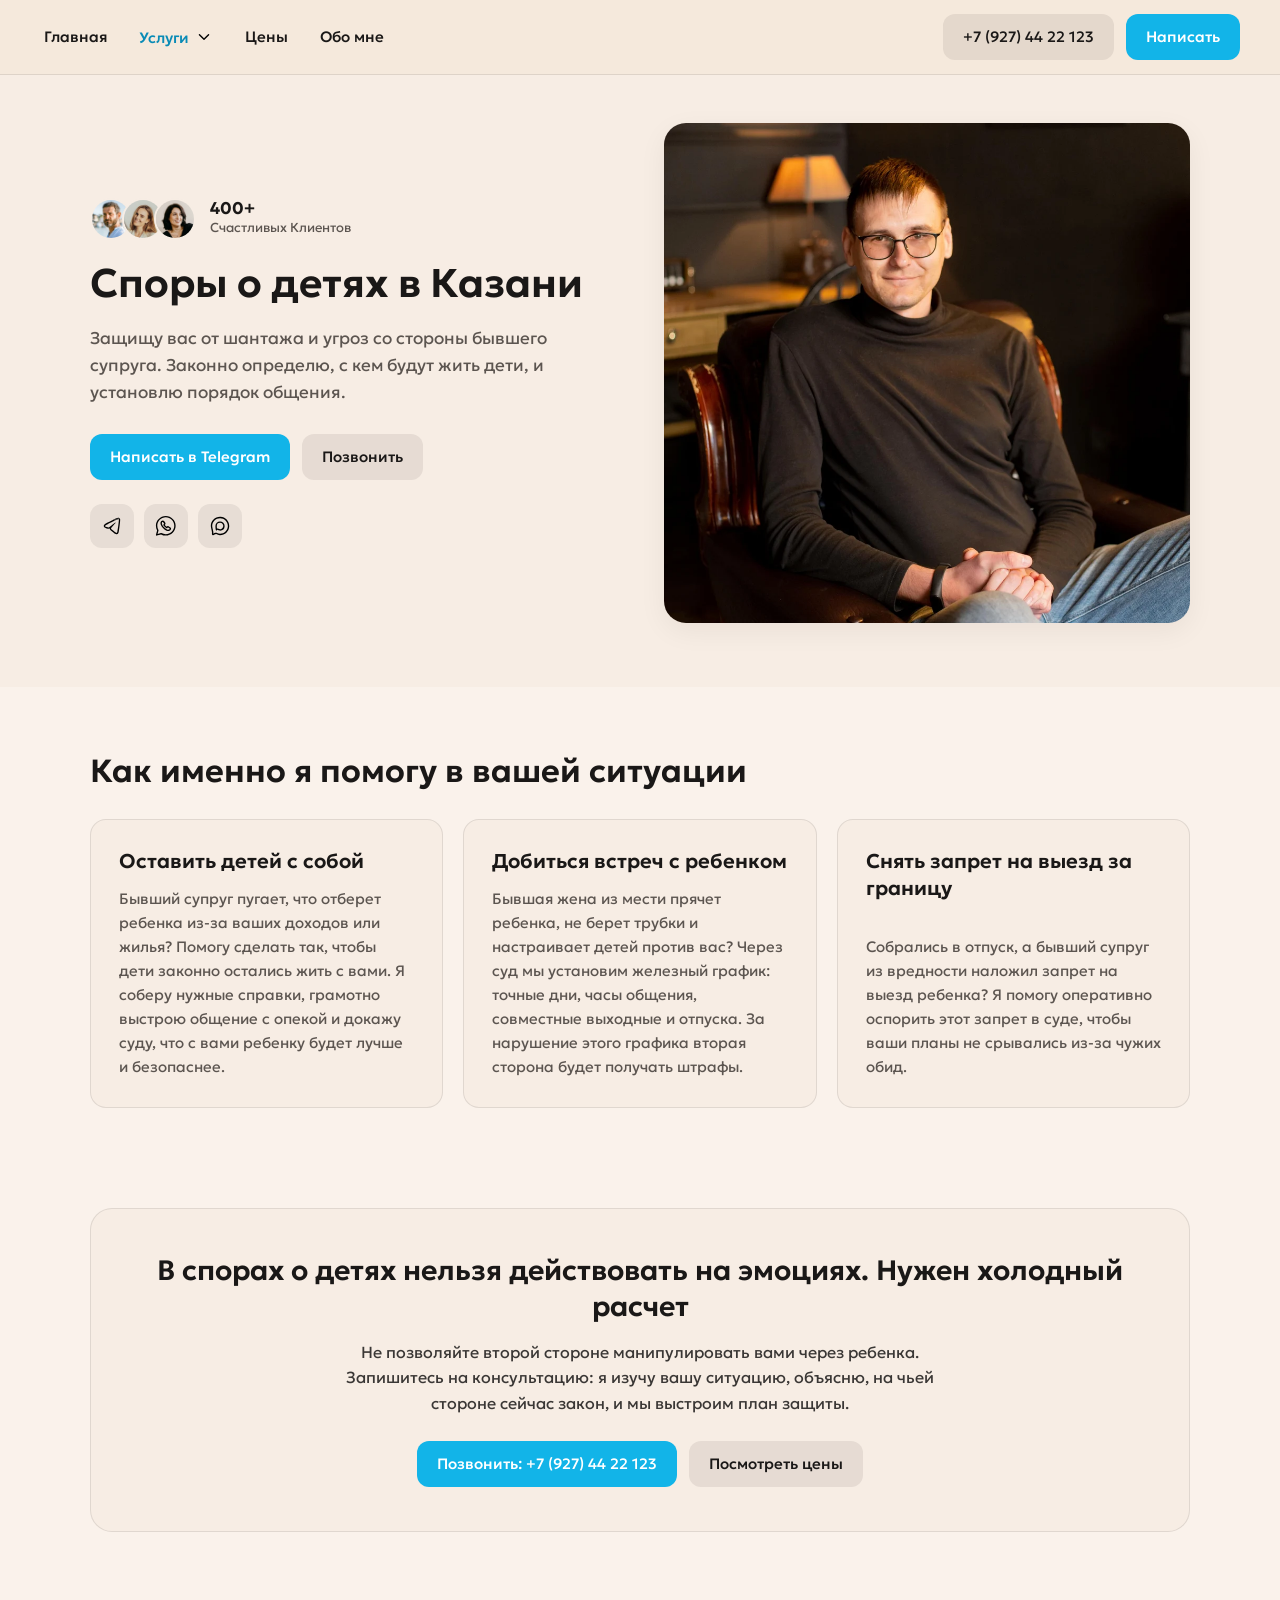
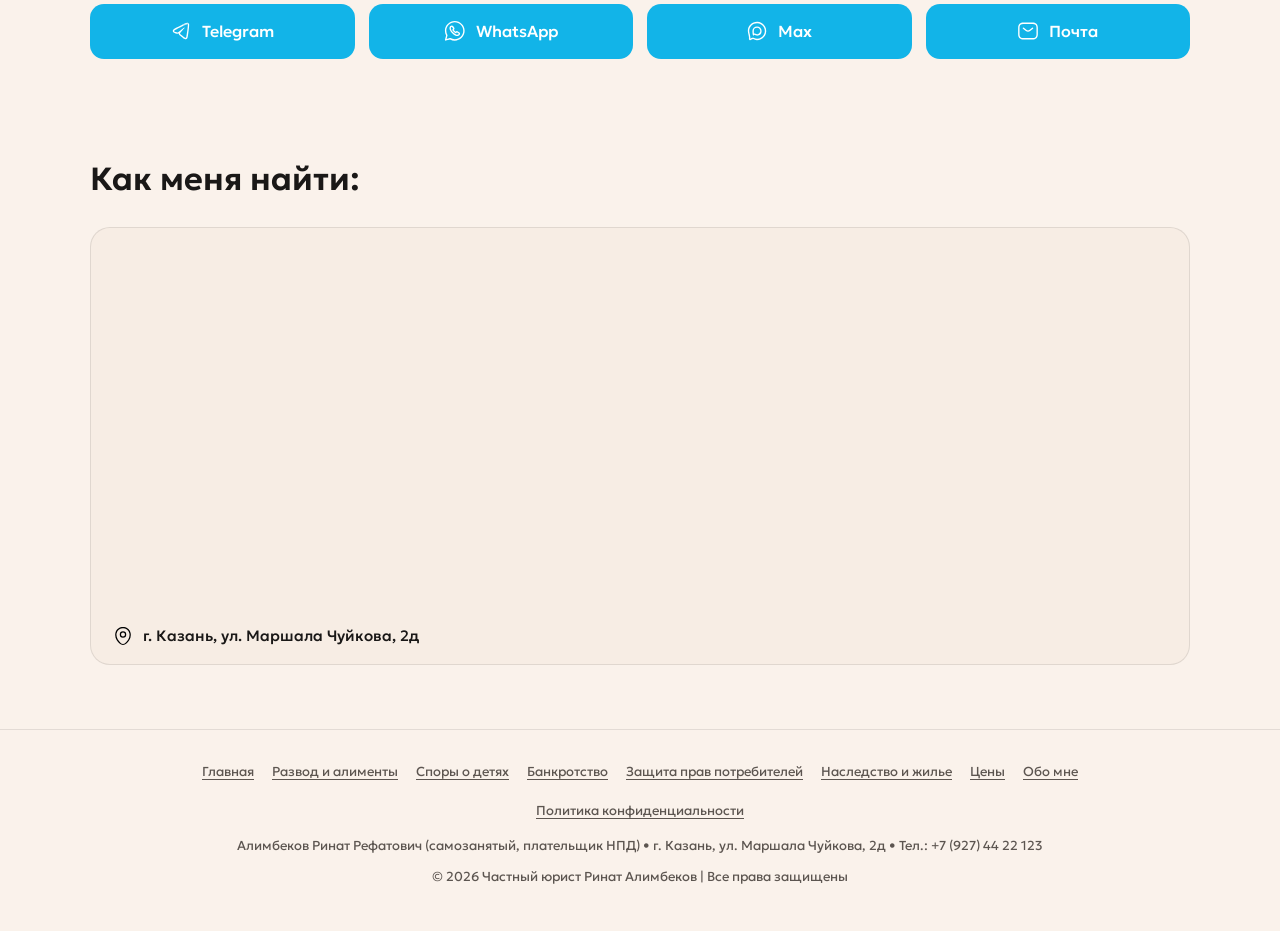
<file: deti.html>
<!DOCTYPE html>
<html lang="ru">
<head>
  <meta charset="UTF-8">
  <meta name="viewport" content="width=device-width, initial-scale=1">
  <title>Споры о детях в Казани: место жительства, порядок общения, запрет на выезд | Юрист Ринат Алимбеков</title>
  <meta name="description" content="Юридическая защита прав родителей в Казани: определение места жительства ребенка, установление графика общения, снятие запрета на выезд ребенка за границу.">
  <meta name="keywords" content="споры о детях казань, определение места жительства ребенка казань, порядок общения с ребенком, снять запрет на выезд ребенка, юрист по семейным делам казань">
  <meta name="robots" content="index, follow">
  <meta name="geo.region" content="RU-TA">
  <meta name="geo.placename" content="Казань">
  <meta name="geo.position" content="55.835377;49.102399">
  <meta name="ICBM" content="55.835377, 49.102399">
  <meta property="og:title" content="Споры о детях в Казани: место жительства, порядок общения, запрет на выезд | Юрист Ринат Алимбеков">
  <meta property="og:description" content="Юридическая защита прав родителей в Казани: определение места жительства ребенка, установление графика общения, снятие запрета на выезд ребенка за границу.">
  <meta property="og:url" content="https://arinvlawyer.ru/deti.html">
  <meta property="og:type" content="website">
  <meta property="og:locale" content="ru_RU">
  <meta property="og:site_name" content="Юрист Ринат Алимбеков | Казань">
  <meta property="og:image" content="https://arinvlawyer.ru/img/yBhUS0IW0XpygladSTkcLBoLiK5uFZKE3ntGyYbyjyA/q87/el1/gce/w1000/h0/resizefit/f0ab0953-bb01-4327-87bc-46293ecb7c54-dsc04267.webp">
  <link rel="canonical" href="https://arinvlawyer.ru/deti.html">
  <link rel="icon" href="70314db3-11a1-4cf8-a374-4abc5efc9e63/images/f0ab0953-bb01-4327-87bc-46293ecb7c54-dsc04267.jpg" type="image/png">
  <link rel="icon" href="favicon-96x96.png" type="image/png" sizes="96x96">
  <link rel="icon" href="favicon.svg" type="image/svg+xml">
  <link rel="stylesheet" href="style.css?v=7">

  <script type="application/ld+json">
  {
    "@context": "https://schema.org",
    "@type": "LegalService",
    "name": "Частный юрист Ринат Алимбеков",
    "alternateName": "Юрист Ринат Алимбеков | Казань",
    "url": "https://arinvlawyer.ru/",
    "telephone": "+7-927-442-21-23",
    "email": "mrrin96@gmail.com",
    "priceRange": "1000-30000 RUB",
    "image": "https://arinvlawyer.ru/img/yBhUS0IW0XpygladSTkcLBoLiK5uFZKE3ntGyYbyjyA/q87/el1/gce/w1000/h0/resizefit/f0ab0953-bb01-4327-87bc-46293ecb7c54-dsc04267.webp",
    "address": {
      "@type": "PostalAddress",
      "streetAddress": "ул. Маршала Чуйкова, 2д",
      "addressLocality": "Казань",
      "addressRegion": "Республика Татарстан",
      "addressCountry": "RU"
    },
    "geo": {
      "@type": "GeoCoordinates",
      "latitude": "55.835377",
      "longitude": "49.102399"
    },
    "areaServed": {
      "@type": "City",
      "name": "Казань"
    }
  }
  </script>
  <script data-hid="yandex-metrika">(function(m,e,t,r,i,k,a){m[i]=m[i]||function(){(m[i].a=m[i].a||[]).push(arguments)}; m[i].l=1*new Date(); for (var j = 0; j < document.scripts.length; j++) {if (document.scripts[j].src === r) { return; }} k=e.createElement(t),a=e.getElementsByTagName(t)[0],k.async=1,k.src=r,a.parentNode.insertBefore(k,a)}) (window, document, "script", "https://mc.webvisor.org/metrika/tag_ww.js", "ym");</script>
  <script data-hid="yandex-metrika-init">ym("111389029","init", {"clickmap":true,"trackLinks":true,"accurateTrackBounce":true,"webvisor":true});</script>
</head>
<body>
  <header class="site-header">
    <div class="header-inner">
      <button type="button" class="mobile-toggle" id="mobile-toggle" aria-label="Меню">
        <svg xmlns="http://www.w3.org/2000/svg" width="22" height="22" fill="none" viewBox="0 0 24 24"><path stroke="currentColor" stroke-width="2" stroke-linecap="round" d="M4 7h16M4 12h16M4 17h16"/></svg>
      </button>
      <nav class="nav-menu" id="nav-menu" aria-label="Главное меню">
        <ul class="nav-list">
          <li><a class="nav-link " href="index.html">Главная</a></li>
          <li class="nav-dropdown" id="services-dropdown">
            <button type="button" class="nav-dropdown-btn active" id="services-btn">
              Услуги <svg xmlns="http://www.w3.org/2000/svg" fill="none" viewBox="0 0 24 24" width="18" height="18"><path fill="#000" fill-rule="evenodd" d="M5.267 8.27a.906.906 0 0 1 1.292 0L12 13.772l5.441-5.502a.906.906 0 0 1 1.292 0 .93.93 0 0 1 0 1.306l-6.087 6.154a.91.91 0 0 1-1.292 0L5.267 9.576a.93.93 0 0 1 0-1.306" clip-rule="evenodd"/></svg>
            </button>
            <ul class="submenu">
              <li><a href="razvod.html">Развод, раздел, алименты</a></li>
              <li><a href="deti.html">Споры по детям</a></li>
              <li><a href="bankrotstvo.html">Банкротство</a></li>
              <li><a href="potreb.html">Споры с магазинами и застройщиками</a></li>
              <li><a href="nedvizhimost.html">Наследство, жилье и земля</a></li>
            </ul>
          </li>
          <li><a class="nav-link " href="prices.html">Цены</a></li>
          <li><a class="nav-link " href="my.html">Обо мне</a></li>
        </ul>
      </nav>
      <div class="header-actions">
        <a class="btn btn-secondary" href="tel:+79274422123">+7 (927) 44 22 123</a>
        <a class="btn btn-primary" href="https://t.me/@arinvLawyer" target="_blank">Написать</a>
      </div>
    </div>
  </header>
<main>
  <section class="hero">
    <div class="container">
      <div class="hero-grid">
        <div class="hero-content">
          <div class="faces-badge">
            <div class="faces-avatars">
              <img src="deti_files/face-1.webp" alt="Клиент">
              <img src="deti_files/face-2.webp" alt="Клиент">
              <img src="deti_files/face-3.webp" alt="Клиент">
            </div>
            <div>
              <div class="faces-count">400+</div>
              <div class="faces-label">Счастливых Клиентов</div>
            </div>
          </div>
          <h1 class="hero-title">Споры о детях в Казани</h1>
          <p class="hero-subtitle">Защищу вас от шантажа и угроз со стороны бывшего супруга. Законно определю, с кем будут жить дети, и установлю порядок общения.</p>
          <div class="hero-buttons">
            <a class="btn btn-primary" href="https://t.me/@arinvLawyer" target="_blank">Написать в Telegram</a>
            <a class="btn btn-secondary" href="tel:+79274422123">Позвонить</a>
          </div>
          <ul class="social-icons">
            <li><a class="social-icon-btn" href="https://t.me/@arinvLawyer" target="_blank" aria-label="Telegram"><svg xmlns="http://www.w3.org/2000/svg" fill="none" viewBox="0 0 24 24" width="22" height="22"><path fill="#000" d="m12.308 5.737 8.015-2.115a2.2 2.2 0 0 0-.92-.528A2.4 2.4 0 0 0 18.705 3c-.7.015-1.43.313-2.606.864-1.272.597-2.54 1.235-3.792 1.873"/><path fill="#000" fill-rule="evenodd" d="m8.104 15.086 1.402-.307c.034.784.47 1.408.966 1.87 1.063.99 2.266 1.852 3.394 2.766l.457.384c.258.222.62.534 1.02.768.455.265 1.067.498 1.807.416.759-.084 1.307-.556 1.646-1.099.317-.51.503-1.151.615-1.87.66-4.257 1.383-9.335 1.544-13.08l-.632-1.312-8.015 2.115C7.736 8.065 4.5 9.5 3.783 10.306c-.308.276-.701.744-.771 1.417-.043.414.032.837.248 1.22.202.359.478.596.701.75.37.253.837.43 1.136.542l.352.135.8.294.234.075c.532.157 1.073.246 1.621.347m6.347-6.05-.07.056q-.519.41-1.282 1.023l-.063.051q-.667.538-1.518 1.227l-.198.16-.609.495-.35.285-.72.585q-.826.686-1.498.668l-.543-.085a7 7 0 0 1-.328-.086 12 12 0 0 1-.664-.214c-.213-.075-.421-.153-.612-.228-.534-.21-1.564-.403-1.492-1.095q.046-.45 1.027-.92l1.104-.58.662-.348q1.228-.645 2.25-1.177 2.189-1.141 3.43-1.774L13 7.067q.325-.166.585-.296.713-.359 1.293-.646a97 97 0 0 1 1.858-.902c1.237-.58 1.674-.716 2.001-.723.115-.002.37.032.536.194.14.137.178.322.196.451.019.13.042.425.023.656-.493 6.077-1.565 11.983-1.565 11.983-.193 1.249-.574 1.668-.944 1.709-.635.07-1.149-.372-1.721-.864l-.467-.39c-.634-.502-1.125-.906-1.616-1.31-.45-.37-.902-.74-1.466-1.189a4 4 0 0 1-.22-.188c-.386-.36-.514-.666-.486-.956l.002-.025c.047-.365.34-.707.677-1.098q.16-.184.325-.387c.042-.053.229-.264.499-.567l.118-.132.002-.003c.334-.375.766-.859 1.203-1.355l.08-.091c.396-.451.792-.907 1.119-1.297l.018-.022.09-.106a18 18 0 0 0 .496-.622c.107-.144.172-.246.18-.291s.017-.208-.064-.295c-.08-.086-.2-.057-.286-.033a2 2 0 0 0-.293.203l-.049.037a39 39 0 0 0-.674.525" clip-rule="evenodd"/></svg></a></li>
            <li><a class="social-icon-btn" href="https://wa.me/79274422123" target="_blank" aria-label="WhatsApp"><svg xmlns="http://www.w3.org/2000/svg" fill="none" viewBox="0 0 24 24" width="22" height="22"><path fill="#000" fill-rule="evenodd" d="M12.565 17.09c.67.29 1.31.43 1.93.43.44 0 .87-.08 1.27-.25s.77-.43 1.09-.78c.18-.21.33-.44.46-.7.13-.28.2-.57.2-.87 0-.23-.04-.45-.14-.7-.12-.25-.3-.47-.53-.63l-1.67-1.18a2.2 2.2 0 0 0-.49-.27c-.45-.19-.96-.14-1.29.07-.18.09-.36.23-.54.41l-.14.14a3 3 0 0 1-.3-.23 14 14 0 0 1-1.44-1.44 3 3 0 0 1-.21-.26l-.03-.04.13-.14c.17-.17.3-.35.39-.5.14-.23.21-.49.21-.75 0-.19-.05-.39-.13-.59-.07-.17-.16-.34-.28-.5l-1.16-1.63c-.16-.24-.37-.42-.62-.53-.73-.35-1.65-.12-2.29.51-.34.32-.6.69-.76 1.1-.15.39-.23.81-.23 1.25 0 .62.14 1.27.42 1.93.26.61.62 1.23 1.07 1.86.44.6.94 1.18 1.48 1.73.54.54 1.13 1.04 1.73 1.48.61.45 1.24.81 1.87 1.08m-4.53-9.34c.25-.25.45-.25.51-.25l.12.08 1.17 1.65c.05.07.09.13.12.2-.02.04-.06.1-.17.21l-.38.39c-.19.2-.29.45-.29.73 0 .1.01.21.04.31l.11.26c.12.21.3.46.56.77.24.28.49.55.77.84.29.28.56.53.84.77.29.25.55.43.78.55l.18.08c.37.13.83.05 1.12-.24l.38-.38c.11-.11.17-.14.21-.16.06.02.13.06.2.11l1.67 1.16c.03.06.03.09.03.11 0 .07-.02.15-.05.22-.06.13-.13.23-.22.33-.18.18-.36.32-.56.4-.57.24-1.27.16-2.03-.17a8.2 8.2 0 0 1-1.58-.91c-.54-.4-1.06-.85-1.55-1.33-.49-.49-.93-1.02-1.32-1.55-.38-.53-.69-1.06-.9-1.56q-.3-.72-.3-1.35c0-.24.04-.48.13-.69s.22-.4.41-.58" clip-rule="evenodd"/><path fill="#000" fill-rule="evenodd" d="M1.225 22.29c.14.14.33.22.53.22.07 0 .13-.01.2-.03l4.64-1.29c1.58.86 3.35 1.31 5.16 1.31 5.93 0 10.75-4.82 10.75-10.75S17.685 1 11.755 1 1.005 5.82 1.005 11.75c0 1.78.44 3.54 1.28 5.1l-1.26 4.71c-.07.26.01.54.2.73m5.85-2.55a.86.86 0 0 0-.38-.1c-.06 0-.13.01-.19.03l-3.68 1.02 1-3.74c.05-.19.02-.4-.08-.57a9.2 9.2 0 0 1-1.24-4.62c0-5.1 4.15-9.25 9.25-9.25s9.25 4.15 9.25 9.25-4.15 9.25-9.25 9.25c-1.65 0-3.27-.44-4.68-1.27" clip-rule="evenodd"/></svg></a></li>
            <li><a class="social-icon-btn" href="https://max.ru/u/f9LHodD0cOLbR-iz8FZMGi4ma3IDiIDYHYWgFF_j9Hq-QoVABAkh54DSgMY" target="_blank" aria-label="Max"><svg xmlns="http://www.w3.org/2000/svg" fill="none" viewBox="0 0 24 24" width="22" height="22"><path fill="#000" d="M12.548 2.013c5.3.267 9.516 4.628 9.516 9.97l-.013.513c-.269 5.274-4.651 9.469-10.019 9.469l-.24-.004c-1.221-.039-2.764-.373-3.94-1.15-.709-.47-2.398 1.353-3.643 1.177l-.12-.023c-1.253-.319-.835-1.573-.835-2.827 0-1.176-1.102-5.136-1.24-6.845L2 11.983C2 6.468 6.492 2 12.032 2zM12.032 3.5C7.313 3.5 3.5 7.305 3.5 11.982c0 .219.054.652.172 1.296.112.615.263 1.322.42 2.05.156.714.317 1.453.44 2.089.113.597.222 1.243.222 1.72 0 .378-.032.763-.049 1.025q-.008.134-.012.236c.202-.087.437-.211.739-.38.3-.17.747-.429 1.165-.588.322-.123 1.13-.393 1.924.034l.159.096.18.112c.925.542 2.179.793 3.172.793 4.72 0 8.532-3.805 8.532-8.483 0-4.677-3.813-8.482-8.532-8.482m0 3.516a5.017 5.017 0 0 1 5.016 5.015l-.007.259a5.017 5.017 0 0 1-5.01 4.758l-.38-.015a5 5 0 0 1-2.393-.821c-.355-.235-1.07 1.079-1.378.861l-.028-.025c-.78-.885-.836-3.745-.836-5.017a5.017 5.017 0 0 1 5.015-5.015m0 1.5a3.517 3.517 0 0 0-3.516 3.515c0 .623.014 1.588.116 2.486l.03.24.066-.018a1.7 1.7 0 0 1 1.18.118l.18.106.214.13a3.517 3.517 0 1 0 1.73-6.578"/></svg></a></li>
          </ul>
        </div>
        <div class="hero-media">
          <img src="deti_files/f59d1751-4d00-4f07-b133-21087fbad457-dsc04269.webp" alt="Споры о детях в Казани">
        </div>
      </div>
    </div>
  </section>

  <section class="section">
    <div class="container">
      <h2 class="section-title">Как именно я помогу в вашей ситуации</h2>
      <div class="cards-grid-3">
        <div class="card">
          <h3>Оставить детей с собой</h3>
          <p>Бывший супруг пугает, что отберет ребенка из-за ваших доходов или жилья? Помогу сделать так, чтобы дети законно остались жить с вами. Я соберу нужные справки, грамотно выстрою общение с опекой и докажу суду, что с вами ребенку будет лучше и безопаснее.</p>
        </div>
        <div class="card">
          <h3>Добиться встреч с ребенком</h3>
          <p>Бывшая жена из мести прячет ребенка, не берет трубки и настраивает детей против вас? Через суд мы установим железный график: точные дни, часы общения, совместные выходные и отпуска. За нарушение этого графика вторая сторона будет получать штрафы.</p>
        </div>
        <div class="card">
          <h3>Снять запрет на выезд за границу</h3>
          <p>Собрались в отпуск, а бывший супруг из вредности наложил запрет на выезд ребенка? Я помогу оперативно оспорить этот запрет в суде, чтобы ваши планы не срывались из-за чужих обид.</p>
        </div>
      </div>
    </div>
  </section>

  <section class="section section-compact">
    <div class="container">
      <div class="cta-box">
        <h2>В спорах о детях нельзя действовать на эмоциях. Нужен холодный расчет</h2>
        <p>Не позволяйте второй стороне манипулировать вами через ребенка. Запишитесь на консультацию: я изучу вашу ситуацию, объясню, на чьей стороне сейчас закон, и мы выстроим план защиты.</p>
        <div class="hero-buttons" style="justify-content: center; margin-bottom: 0;">
          <a class="btn btn-primary" href="tel:+79274422123">Позвонить: +7 (927) 44 22 123</a>
          <a class="btn btn-secondary" href="prices.html">Посмотреть цены</a>
        </div>
      </div>
    </div>
  </section>

  <section class="section section-compact">
    <div class="container">
      <ul class="socials-grid">
        <li><a class="social-card" href="https://t.me/@arinvLawyer" target="_blank"><svg xmlns="http://www.w3.org/2000/svg" fill="none" viewBox="0 0 24 24" width="22" height="22"><path fill="#000" d="m12.308 5.737 8.015-2.115a2.2 2.2 0 0 0-.92-.528A2.4 2.4 0 0 0 18.705 3c-.7.015-1.43.313-2.606.864-1.272.597-2.54 1.235-3.792 1.873"/><path fill="#000" fill-rule="evenodd" d="m8.104 15.086 1.402-.307c.034.784.47 1.408.966 1.87 1.063.99 2.266 1.852 3.394 2.766l.457.384c.258.222.62.534 1.02.768.455.265 1.067.498 1.807.416.759-.084 1.307-.556 1.646-1.099.317-.51.503-1.151.615-1.87.66-4.257 1.383-9.335 1.544-13.08l-.632-1.312-8.015 2.115C7.736 8.065 4.5 9.5 3.783 10.306c-.308.276-.701.744-.771 1.417-.043.414.032.837.248 1.22.202.359.478.596.701.75.37.253.837.43 1.136.542l.352.135.8.294.234.075c.532.157 1.073.246 1.621.347m6.347-6.05-.07.056q-.519.41-1.282 1.023l-.063.051q-.667.538-1.518 1.227l-.198.16-.609.495-.35.285-.72.585q-.826.686-1.498.668l-.543-.085a7 7 0 0 1-.328-.086 12 12 0 0 1-.664-.214c-.213-.075-.421-.153-.612-.228-.534-.21-1.564-.403-1.492-1.095q.046-.45 1.027-.92l1.104-.58.662-.348q1.228-.645 2.25-1.177 2.189-1.141 3.43-1.774L13 7.067q.325-.166.585-.296.713-.359 1.293-.646a97 97 0 0 1 1.858-.902c1.237-.58 1.674-.716 2.001-.723.115-.002.37.032.536.194.14.137.178.322.196.451.019.13.042.425.023.656-.493 6.077-1.565 11.983-1.565 11.983-.193 1.249-.574 1.668-.944 1.709-.635.07-1.149-.372-1.721-.864l-.467-.39c-.634-.502-1.125-.906-1.616-1.31-.45-.37-.902-.74-1.466-1.189a4 4 0 0 1-.22-.188c-.386-.36-.514-.666-.486-.956l.002-.025c.047-.365.34-.707.677-1.098q.16-.184.325-.387c.042-.053.229-.264.499-.567l.118-.132.002-.003c.334-.375.766-.859 1.203-1.355l.08-.091c.396-.451.792-.907 1.119-1.297l.018-.022.09-.106a18 18 0 0 0 .496-.622c.107-.144.172-.246.18-.291s.017-.208-.064-.295c-.08-.086-.2-.057-.286-.033a2 2 0 0 0-.293.203l-.049.037a39 39 0 0 0-.674.525" clip-rule="evenodd"/></svg> Telegram</a></li>
        <li><a class="social-card" href="https://wa.me/79274422123" target="_blank"><svg xmlns="http://www.w3.org/2000/svg" fill="none" viewBox="0 0 24 24" width="22" height="22"><path fill="#000" fill-rule="evenodd" d="M12.565 17.09c.67.29 1.31.43 1.93.43.44 0 .87-.08 1.27-.25s.77-.43 1.09-.78c.18-.21.33-.44.46-.7.13-.28.2-.57.2-.87 0-.23-.04-.45-.14-.7-.12-.25-.3-.47-.53-.63l-1.67-1.18a2.2 2.2 0 0 0-.49-.27c-.45-.19-.96-.14-1.29.07-.18.09-.36.23-.54.41l-.14.14a3 3 0 0 1-.3-.23 14 14 0 0 1-1.44-1.44 3 3 0 0 1-.21-.26l-.03-.04.13-.14c.17-.17.3-.35.39-.5.14-.23.21-.49.21-.75 0-.19-.05-.39-.13-.59-.07-.17-.16-.34-.28-.5l-1.16-1.63c-.16-.24-.37-.42-.62-.53-.73-.35-1.65-.12-2.29.51-.34.32-.6.69-.76 1.1-.15.39-.23.81-.23 1.25 0 .62.14 1.27.42 1.93.26.61.62 1.23 1.07 1.86.44.6.94 1.18 1.48 1.73.54.54 1.13 1.04 1.73 1.48.61.45 1.24.81 1.87 1.08m-4.53-9.34c.25-.25.45-.25.51-.25l.12.08 1.17 1.65c.05.07.09.13.12.2-.02.04-.06.1-.17.21l-.38.39c-.19.2-.29.45-.29.73 0 .1.01.21.04.31l.11.26c.12.21.3.46.56.77.24.28.49.55.77.84.29.28.56.53.84.77.29.25.55.43.78.55l.18.08c.37.13.83.05 1.12-.24l.38-.38c.11-.11.17-.14.21-.16.06.02.13.06.2.11l1.67 1.16c.03.06.03.09.03.11 0 .07-.02.15-.05.22-.06.13-.13.23-.22.33-.18.18-.36.32-.56.4-.57.24-1.27.16-2.03-.17a8.2 8.2 0 0 1-1.58-.91c-.54-.4-1.06-.85-1.55-1.33-.49-.49-.93-1.02-1.32-1.55-.38-.53-.69-1.06-.9-1.56q-.3-.72-.3-1.35c0-.24.04-.48.13-.69s.22-.4.41-.58" clip-rule="evenodd"/><path fill="#000" fill-rule="evenodd" d="M1.225 22.29c.14.14.33.22.53.22.07 0 .13-.01.2-.03l4.64-1.29c1.58.86 3.35 1.31 5.16 1.31 5.93 0 10.75-4.82 10.75-10.75S17.685 1 11.755 1 1.005 5.82 1.005 11.75c0 1.78.44 3.54 1.28 5.1l-1.26 4.71c-.07.26.01.54.2.73m5.85-2.55a.86.86 0 0 0-.38-.1c-.06 0-.13.01-.19.03l-3.68 1.02 1-3.74c.05-.19.02-.4-.08-.57a9.2 9.2 0 0 1-1.24-4.62c0-5.1 4.15-9.25 9.25-9.25s9.25 4.15 9.25 9.25-4.15 9.25-9.25 9.25c-1.65 0-3.27-.44-4.68-1.27" clip-rule="evenodd"/></svg> WhatsApp</a></li>
        <li><a class="social-card" href="https://max.ru/u/f9LHodD0cOLbR-iz8FZMGi4ma3IDiIDYHYWgFF_j9Hq-QoVABAkh54DSgMY" target="_blank"><svg xmlns="http://www.w3.org/2000/svg" fill="none" viewBox="0 0 24 24" width="22" height="22"><path fill="#000" d="M12.548 2.013c5.3.267 9.516 4.628 9.516 9.97l-.013.513c-.269 5.274-4.651 9.469-10.019 9.469l-.24-.004c-1.221-.039-2.764-.373-3.94-1.15-.709-.47-2.398 1.353-3.643 1.177l-.12-.023c-1.253-.319-.835-1.573-.835-2.827 0-1.176-1.102-5.136-1.24-6.845L2 11.983C2 6.468 6.492 2 12.032 2zM12.032 3.5C7.313 3.5 3.5 7.305 3.5 11.982c0 .219.054.652.172 1.296.112.615.263 1.322.42 2.05.156.714.317 1.453.44 2.089.113.597.222 1.243.222 1.72 0 .378-.032.763-.049 1.025q-.008.134-.012.236c.202-.087.437-.211.739-.38.3-.17.747-.429 1.165-.588.322-.123 1.13-.393 1.924.034l.159.096.18.112c.925.542 2.179.793 3.172.793 4.72 0 8.532-3.805 8.532-8.483 0-4.677-3.813-8.482-8.532-8.482m0 3.516a5.017 5.017 0 0 1 5.016 5.015l-.007.259a5.017 5.017 0 0 1-5.01 4.758l-.38-.015a5 5 0 0 1-2.393-.821c-.355-.235-1.07 1.079-1.378.861l-.028-.025c-.78-.885-.836-3.745-.836-5.017a5.017 5.017 0 0 1 5.015-5.015m0 1.5a3.517 3.517 0 0 0-3.516 3.515c0 .623.014 1.588.116 2.486l.03.24.066-.018a1.7 1.7 0 0 1 1.18.118l.18.106.214.13a3.517 3.517 0 1 0 1.73-6.578"/></svg> Max</a></li>
        <li><a class="social-card" href="mailto:mrrin96@gmail.com"><svg xmlns="http://www.w3.org/2000/svg" fill="none" viewBox="0 0 24 24" width="22" height="22"><path fill="#000" d="M17.468 9.586a.75.75 0 0 0-.936-1.172l-3.13 2.5c-.756.601-2.057.601-2.814 0l-3.119-2.5a.75.75 0 0 0-.938 1.171l3.12 2.5.002.002c1.303 1.037 3.38 1.037 4.684 0z"/><path fill="#000" fill-rule="evenodd" d="M7 2.75c-1.615 0-3.075.404-4.135 1.388C1.795 5.132 1.25 6.607 1.25 8.5v7c0 1.893.545 3.369 1.615 4.362 1.06.984 2.52 1.388 4.135 1.388h10c1.615 0 3.075-.404 4.135-1.388 1.07-.993 1.615-2.469 1.615-4.362v-7c0-1.893-.545-3.368-1.615-4.362-1.06-.984-2.52-1.388-4.135-1.388zM2.75 8.5c0-1.607.455-2.632 1.135-3.263.69-.64 1.73-.987 3.115-.987h10c1.385 0 2.425.346 3.115.987.68.631 1.135 1.656 1.135 3.263v7c0 1.607-.455 2.631-1.135 3.263-.69.64-1.73.987-3.115.987H7c-1.385 0-2.425-.346-3.115-.987-.68-.632-1.135-1.656-1.135-3.263z" clip-rule="evenodd"/></svg> Почта</a></li>
      </ul>
    </div>
  </section>
  <section class="section">
    <div class="container">
      <h2 class="section-title">Как меня найти:</h2>
      <div class="map-card">
        <iframe class="map-frame" src="https://yandex.ru/map-widget/v1/?lang=ru&pt=49.102399,55.835377&z=14&scroll=false" allowfullscreen="true" referrerpolicy="no-referrer-when-downgrade" loading="lazy"></iframe>
        <div class="map-address"><svg xmlns="http://www.w3.org/2000/svg" fill="none" viewBox="0 0 24 24" width="20" height="20"><path fill="#000" fill-rule="evenodd" d="M12 6.44a3.87 3.87 0 1 0 0 7.74 3.87 3.87 0 0 0 0-7.74m-2.37 3.87a2.37 2.37 0 1 1 4.74 0 2.37 2.37 0 0 1-4.74 0" clip-rule="evenodd"/><path fill="#000" fill-rule="evenodd" d="M12.004 1.25c3.98.003 8.036 2.35 9.108 7.084 1.242 5.49-2.184 10.05-4.992 12.746a5.943 5.943 0 0 1-8.25 0c-2.798-2.696-6.224-7.266-4.982-12.756C3.965 3.59 8.025 1.247 12.005 1.25M4.351 8.656c.894-3.926 4.235-5.908 7.652-5.906s6.757 1.99 7.645 5.916c1.058 4.67-1.835 8.71-4.567 11.333l-.002.001a4.443 4.443 0 0 1-6.169 0c-2.722-2.624-5.616-6.674-4.559-11.344" clip-rule="evenodd"/></svg> г. Казань, ул. Маршала Чуйкова, 2д</div>
      </div>
    </div>
  </section>
</main>
  <footer class="site-footer">
    <div class="container">
      
      <div class="footer-links">
        <a href="index.html">Главная</a>
        <a href="razvod.html">Развод и алименты</a>
        <a href="deti.html">Споры о детях</a>
        <a href="bankrotstvo.html">Банкротство</a>
        <a href="potreb.html">Защита прав потребителей</a>
        <a href="nedvizhimost.html">Наследство и жилье</a>
        <a href="prices.html">Цены</a>
        <a href="my.html">Обо мне</a>
        <a href="privacy.html">Политика конфиденциальности</a>
      </div>
      <div class="footer-requisites">
        Алимбеков Ринат Рефатович (самозанятый, плательщик НПД) &bull; г. Казань, ул. Маршала Чуйкова, 2д &bull; Тел.: +7 (927) 44 22 123
      </div>
      <div>© 2026 Частный юрист Ринат Алимбеков | Все права защищены</div>
    </div>
  </footer>
  <script>
    document.querySelectorAll('.faq-question').forEach(function(btn) {
      btn.addEventListener('click', function() {
        btn.parentElement.classList.toggle('open');
      });
    });
    var sBtn = document.getElementById('services-btn');
    var sDrop = document.getElementById('services-dropdown');
    if (sBtn && sDrop) {
      sBtn.addEventListener('click', function(e) {
        e.stopPropagation();
        sDrop.classList.toggle('open');
      });
      document.addEventListener('click', function() {
        sDrop.classList.remove('open');
      });
    }
    var mToggle = document.getElementById('mobile-toggle');
    var nMenu = document.getElementById('nav-menu');
    if (mToggle && nMenu) {
      mToggle.addEventListener('click', function() {
        nMenu.classList.toggle('open');
      });
    }
  </script>
</body>
</html>
</file>
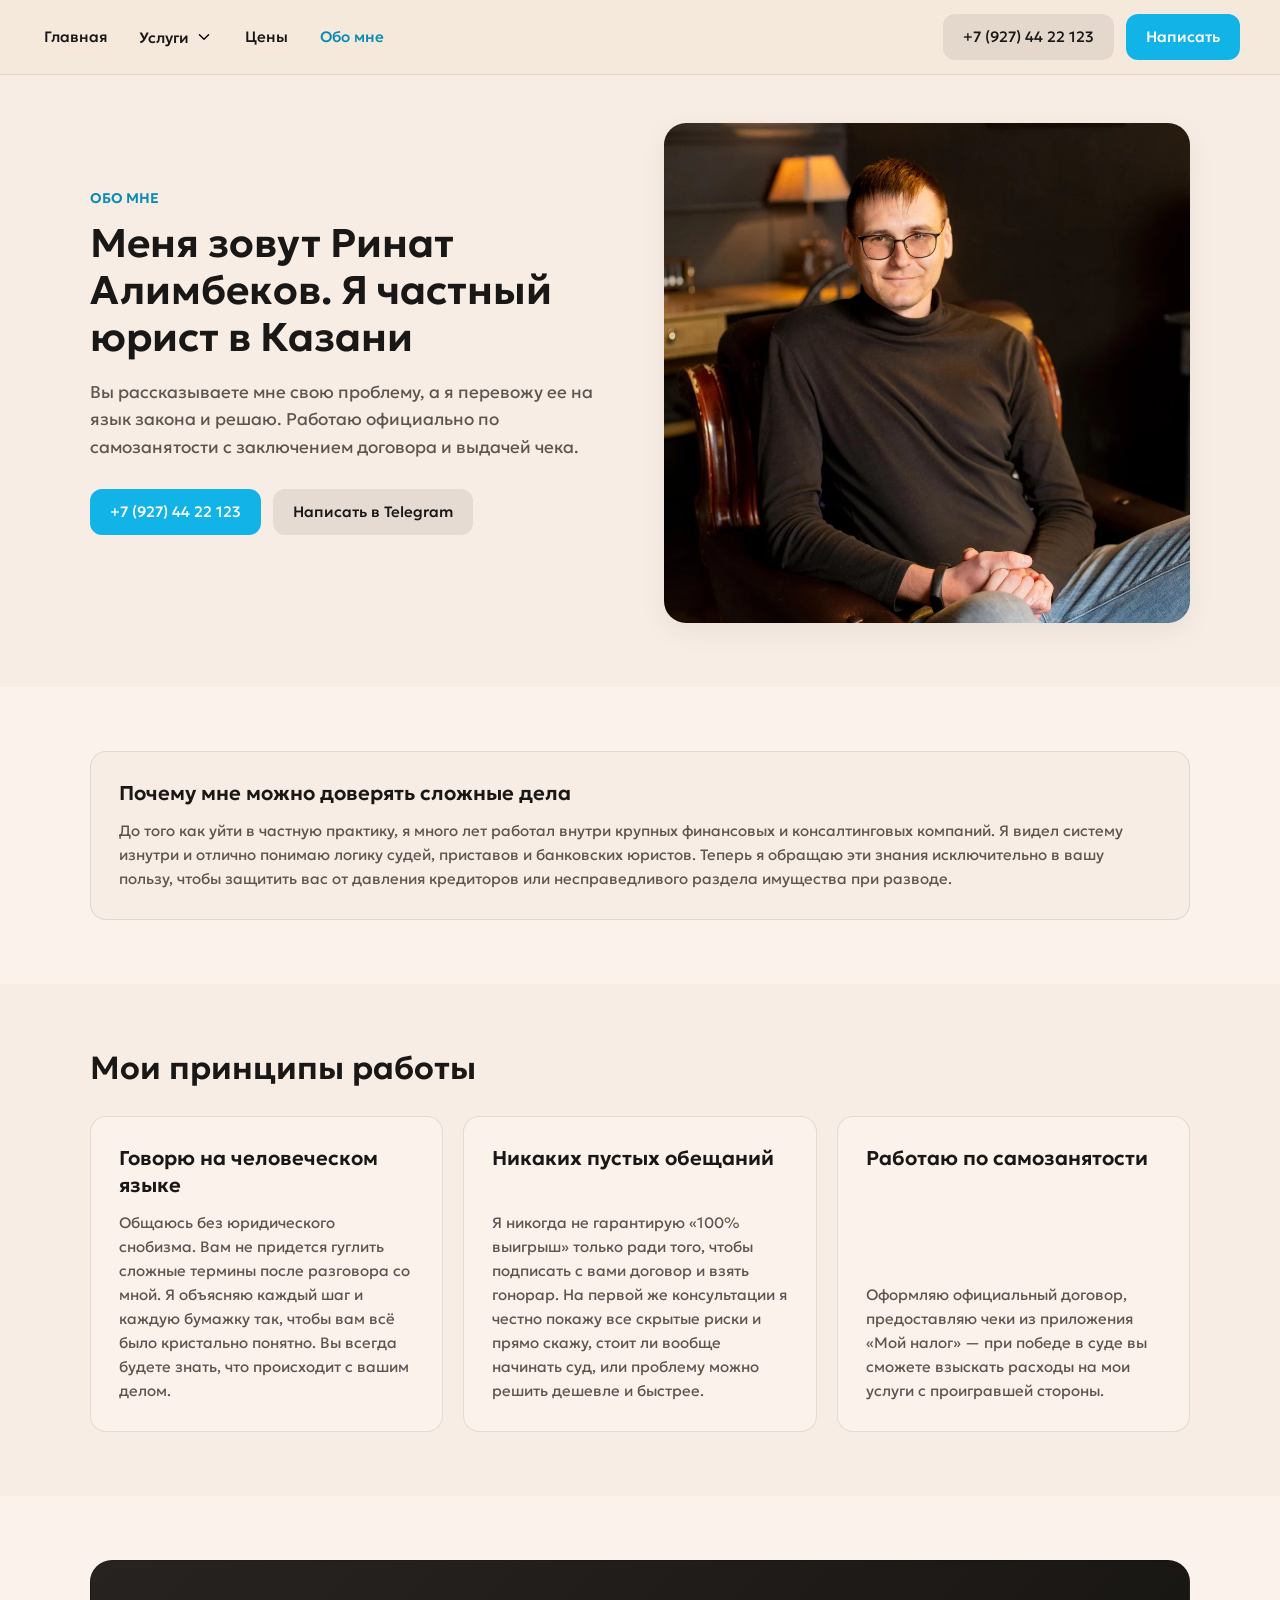
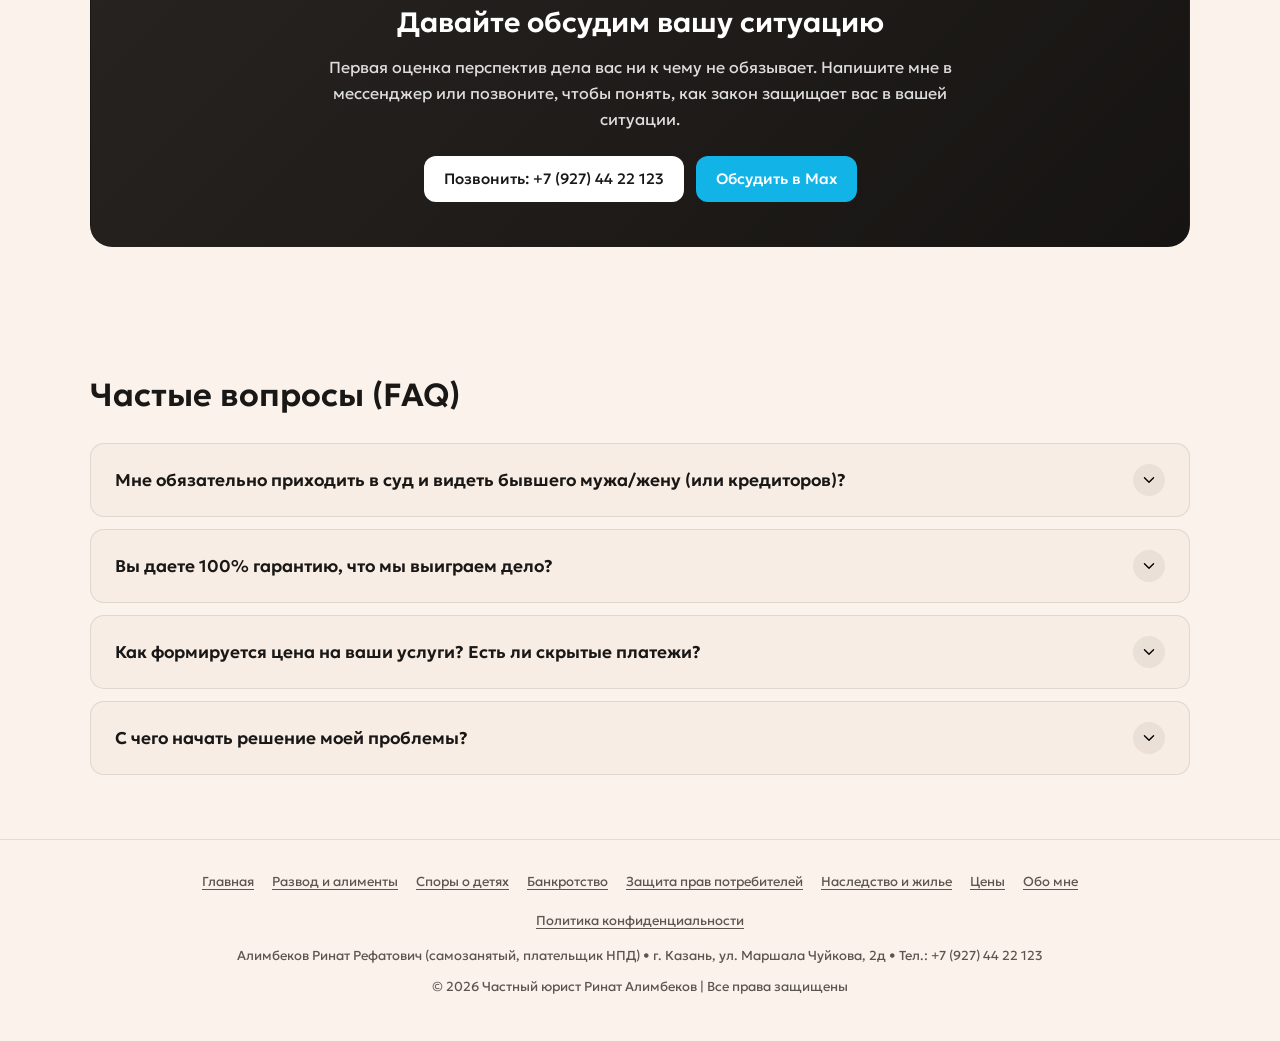
<file: my.html>
<!DOCTYPE html>
<html lang="ru">
<head>
  <meta charset="UTF-8">
  <meta name="viewport" content="width=device-width, initial-scale=1">
  <title>Обо мне | Частный юрист Ринат Алимбеков, Казань</title>
  <meta name="description" content="Частный юрист в Казани Ринат Алимбеков. Работаю официально по самозанятости с заключением договора и выдачей чека.">
  <meta name="keywords" content="юрист ринат алимбеков, обо мне, судебный представитель казань, услуги юриста казань, юрист самозанятый">
  <meta name="robots" content="index, follow">
  <meta name="geo.region" content="RU-TA">
  <meta name="geo.placename" content="Казань">
  <meta name="geo.position" content="55.835377;49.102399">
  <meta name="ICBM" content="55.835377, 49.102399">
  <meta property="og:title" content="Обо мне | Частный юрист Ринат Алимбеков, Казань">
  <meta property="og:description" content="Частный юрист в Казани Ринат Алимбеков. Работаю официально по самозанятости с заключением договора и выдачей чека.">
  <meta property="og:url" content="https://arinvlawyer.ru/my.html">
  <meta property="og:type" content="website">
  <meta property="og:locale" content="ru_RU">
  <meta property="og:site_name" content="Юрист Ринат Алимбеков | Казань">
  <meta property="og:image" content="https://arinvlawyer.ru/img/yBhUS0IW0XpygladSTkcLBoLiK5uFZKE3ntGyYbyjyA/q87/el1/gce/w1000/h0/resizefit/f0ab0953-bb01-4327-87bc-46293ecb7c54-dsc04267.webp">
  <link rel="canonical" href="https://arinvlawyer.ru/my.html">
  <link rel="icon" href="70314db3-11a1-4cf8-a374-4abc5efc9e63/images/f0ab0953-bb01-4327-87bc-46293ecb7c54-dsc04267.jpg" type="image/png">
  <link rel="icon" href="favicon-96x96.png" type="image/png" sizes="96x96">
  <link rel="icon" href="favicon.svg" type="image/svg+xml">
  <link rel="stylesheet" href="style.css?v=7">

  <script type="application/ld+json">
  {
    "@context": "https://schema.org",
    "@type": "LegalService",
    "name": "Частный юрист Ринат Алимбеков",
    "alternateName": "Юрист Ринат Алимбеков | Казань",
    "url": "https://arinvlawyer.ru/",
    "telephone": "+7-927-442-21-23",
    "email": "mrrin96@gmail.com",
    "priceRange": "1000-30000 RUB",
    "image": "https://arinvlawyer.ru/img/yBhUS0IW0XpygladSTkcLBoLiK5uFZKE3ntGyYbyjyA/q87/el1/gce/w1000/h0/resizefit/f0ab0953-bb01-4327-87bc-46293ecb7c54-dsc04267.webp",
    "address": {
      "@type": "PostalAddress",
      "streetAddress": "ул. Маршала Чуйкова, 2д",
      "addressLocality": "Казань",
      "addressRegion": "Республика Татарстан",
      "addressCountry": "RU"
    },
    "geo": {
      "@type": "GeoCoordinates",
      "latitude": "55.835377",
      "longitude": "49.102399"
    },
    "areaServed": {
      "@type": "City",
      "name": "Казань"
    }
  }
  </script>
  <script data-hid="yandex-metrika">(function(m,e,t,r,i,k,a){m[i]=m[i]||function(){(m[i].a=m[i].a||[]).push(arguments)}; m[i].l=1*new Date(); for (var j = 0; j < document.scripts.length; j++) {if (document.scripts[j].src === r) { return; }} k=e.createElement(t),a=e.getElementsByTagName(t)[0],k.async=1,k.src=r,a.parentNode.insertBefore(k,a)}) (window, document, "script", "https://mc.webvisor.org/metrika/tag_ww.js", "ym");</script>
  <script data-hid="yandex-metrika-init">ym("111389029","init", {"clickmap":true,"trackLinks":true,"accurateTrackBounce":true,"webvisor":true});</script>
</head>
<body>
  <header class="site-header">
    <div class="header-inner">
      <button type="button" class="mobile-toggle" id="mobile-toggle" aria-label="Меню">
        <svg xmlns="http://www.w3.org/2000/svg" width="22" height="22" fill="none" viewBox="0 0 24 24"><path stroke="currentColor" stroke-width="2" stroke-linecap="round" d="M4 7h16M4 12h16M4 17h16"/></svg>
      </button>
      <nav class="nav-menu" id="nav-menu" aria-label="Главное меню">
        <ul class="nav-list">
          <li><a class="nav-link " href="index.html">Главная</a></li>
          <li class="nav-dropdown" id="services-dropdown">
            <button type="button" class="nav-dropdown-btn " id="services-btn">
              Услуги <svg xmlns="http://www.w3.org/2000/svg" fill="none" viewBox="0 0 24 24" width="18" height="18"><path fill="#000" fill-rule="evenodd" d="M5.267 8.27a.906.906 0 0 1 1.292 0L12 13.772l5.441-5.502a.906.906 0 0 1 1.292 0 .93.93 0 0 1 0 1.306l-6.087 6.154a.91.91 0 0 1-1.292 0L5.267 9.576a.93.93 0 0 1 0-1.306" clip-rule="evenodd"/></svg>
            </button>
            <ul class="submenu">
              <li><a href="razvod.html">Развод, раздел, алименты</a></li>
              <li><a href="deti.html">Споры по детям</a></li>
              <li><a href="bankrotstvo.html">Банкротство</a></li>
              <li><a href="potreb.html">Споры с магазинами и застройщиками</a></li>
              <li><a href="nedvizhimost.html">Наследство, жилье и земля</a></li>
            </ul>
          </li>
          <li><a class="nav-link " href="prices.html">Цены</a></li>
          <li><a class="nav-link active" href="my.html">Обо мне</a></li>
        </ul>
      </nav>
      <div class="header-actions">
        <a class="btn btn-secondary" href="tel:+79274422123">+7 (927) 44 22 123</a>
        <a class="btn btn-primary" href="https://t.me/@arinvLawyer" target="_blank">Написать</a>
      </div>
    </div>
  </header>
<main>
  <section class="hero">
    <div class="container">
      <div class="hero-grid">
        <div class="hero-content">
          <div style="font-size: 14px; font-weight: 600; color: #098BB6; margin-bottom: 10px;">ОБО МНЕ</div>
          <h1 class="hero-title">Меня зовут Ринат Алимбеков. Я частный юрист в Казани</h1>
          <p class="hero-subtitle">Вы рассказываете мне свою проблему, а я перевожу ее на язык закона и решаю. Работаю официально по самозанятости с заключением договора и выдачей чека.</p>
          <div class="hero-buttons">
            <a class="btn btn-primary" href="tel:+79274422123">+7 (927) 44 22 123</a>
            <a class="btn btn-secondary" href="https://t.me/@arinvLawyer" target="_blank">Написать в Telegram</a>
          </div>
        </div>
        <div class="hero-media">
          <img src="deti_files/f59d1751-4d00-4f07-b133-21087fbad457-dsc04269.webp" onerror="this.onerror=null;this.src='img/yBhUS0IW0XpygladSTkcLBoLiK5uFZKE3ntGyYbyjyA/q87/el1/gce/w1000/h0/resizefit/f0ab0953-bb01-4327-87bc-46293ecb7c54-dsc04267.webp';" alt="Меня зовут Ринат Алимбеков. Я частный юрист в Казани">
        </div>
      </div>
    </div>
  </section>

  <section class="section">
    <div class="container">
      <div class="card">
        <h3>Почему мне можно доверять сложные дела</h3>
        <p>До того как уйти в частную практику, я много лет работал внутри крупных финансовых и консалтинговых компаний. Я видел систему изнутри и отлично понимаю логику судей, приставов и банковских юристов. Теперь я обращаю эти знания исключительно в вашу пользу, чтобы защитить вас от давления кредиторов или несправедливого раздела имущества при разводе.</p>
      </div>
    </div>
  </section>

  <section class="section section-alt">
    <div class="container">
      <h2 class="section-title">Мои принципы работы</h2>
      <div class="cards-grid-3">
        <div class="card" style="background: var(--bg-main);">
          <h3>Говорю на человеческом языке</h3>
          <p>Общаюсь без юридического снобизма. Вам не придется гуглить сложные термины после разговора со мной. Я объясняю каждый шаг и каждую бумажку так, чтобы вам всё было кристально понятно. Вы всегда будете знать, что происходит с вашим делом.</p>
        </div>
        <div class="card" style="background: var(--bg-main);">
          <h3>Никаких пустых обещаний</h3>
          <p>Я никогда не гарантирую «100% выигрыш» только ради того, чтобы подписать с вами договор и взять гонорар. На первой же консультации я честно покажу все скрытые риски и прямо скажу, стоит ли вообще начинать суд, или проблему можно решить дешевле и быстрее.</p>
        </div>
        <div class="card" style="background: var(--bg-main);">
          <h3>Работаю по самозанятости</h3>
          <p>Оформляю официальный договор, предоставляю чеки из приложения «Мой налог» — при победе в суде вы сможете взыскать расходы на мои услуги с проигравшей стороны.</p>
        </div>
      </div>
    </div>
  </section>

  <section class="section">
    <div class="container">
      <div class="cta-box dark">
        <h2>Давайте обсудим вашу ситуацию</h2>
        <p>Первая оценка перспектив дела вас ни к чему не обязывает. Напишите мне в мессенджер или позвоните, чтобы понять, как закон защищает вас в вашей ситуации.</p>
        <div class="hero-buttons" style="justify-content: center; margin-bottom: 0;">
          <a class="btn btn-white" href="tel:+79274422123">Позвонить: +7 (927) 44 22 123</a>
          <a class="btn btn-primary" href="https://max.ru/u/f9LHodD0cOLbR-iz8FZMGi4ma3IDiIDYHYWgFF_j9Hq-QoVABAkh54DSgMY" target="_blank">Обсудить в Max</a>
        </div>
      </div>
    </div>
  </section>

  <section class="section">
    <div class="container">
      <h2 class="section-title">Частые вопросы (FAQ)</h2>
      <div class="faq-list">
        <div class="faq-item">
          <button type="button" class="faq-question">
            <span>Мне обязательно приходить в суд и видеть бывшего мужа/жену (или кредиторов)?</span>
            <span class="faq-icon"><svg xmlns="http://www.w3.org/2000/svg" fill="none" viewBox="0 0 24 24" width="18" height="18"><path fill="#000" fill-rule="evenodd" d="M5.267 8.27a.906.906 0 0 1 1.292 0L12 13.772l5.441-5.502a.906.906 0 0 1 1.292 0 .93.93 0 0 1 0 1.306l-6.087 6.154a.91.91 0 0 1-1.292 0L5.267 9.576a.93.93 0 0 1 0-1.306" clip-rule="evenodd"/></svg></span>
          </button>
          <div class="faq-answer">Нет, в 95% случаев ваше личное присутствие не требуется. Мы оформляем доверенность, и я полностью заменяю вас во всех инстанциях. Я сам хожу на все заседания, запрашиваю документы и общаюсь с оппонентами. Вам не придется трепать себе нервы встречами с бывшими или коллекторами.</div>
        </div>
        <div class="faq-item">
          <button type="button" class="faq-question">
            <span>Вы даете 100% гарантию, что мы выиграем дело?</span>
            <span class="faq-icon"><svg xmlns="http://www.w3.org/2000/svg" fill="none" viewBox="0 0 24 24" width="18" height="18"><path fill="#000" fill-rule="evenodd" d="M5.267 8.27a.906.906 0 0 1 1.292 0L12 13.772l5.441-5.502a.906.906 0 0 1 1.292 0 .93.93 0 0 1 0 1.306l-6.087 6.154a.91.91 0 0 1-1.292 0L5.267 9.576a.93.93 0 0 1 0-1.306" clip-rule="evenodd"/></svg></span>
          </button>
          <div class="faq-answer">Я не раздаю пустых обещаний и не гарантирую «100% выигрыш» только ради того, чтобы взять с вас деньги. Ни один честный юрист не может гарантировать конкретное решение судьи. Но я гарантирую другое: на первой же консультации я честно покажу все скрытые риски и прямо скажу, стоит ли вообще начинать суд. Если дело заведомо проигрышное, я так и скажу и не буду тянуть из вас деньги.</div>
        </div>
        <div class="faq-item">
          <button type="button" class="faq-question">
            <span>Как формируется цена на ваши услуги? Есть ли скрытые платежи?</span>
            <span class="faq-icon"><svg xmlns="http://www.w3.org/2000/svg" fill="none" viewBox="0 0 24 24" width="18" height="18"><path fill="#000" fill-rule="evenodd" d="M5.267 8.27a.906.906 0 0 1 1.292 0L12 13.772l5.441-5.502a.906.906 0 0 1 1.292 0 .93.93 0 0 1 0 1.306l-6.087 6.154a.91.91 0 0 1-1.292 0L5.267 9.576a.93.93 0 0 1 0-1.306" clip-rule="evenodd"/></svg></span>
          </button>
          <div class="faq-answer">Стоимость зависит от задачи (подготовка иска о разводе — 5 000 ₽, полное представление интересов в суде — от 30 000 ₽ в зависимости от сложности спора). Все актуальные расценки указаны на странице «Цены». Главное правило: мы фиксируем сумму «на берегу» в официальном договоре, и она не меняется в процессе работы.</div>
        </div>
        <div class="faq-item">
          <button type="button" class="faq-question">
            <span>С чего начать решение моей проблемы?</span>
            <span class="faq-icon"><svg xmlns="http://www.w3.org/2000/svg" fill="none" viewBox="0 0 24 24" width="18" height="18"><path fill="#000" fill-rule="evenodd" d="M5.267 8.27a.906.906 0 0 1 1.292 0L12 13.772l5.441-5.502a.906.906 0 0 1 1.292 0 .93.93 0 0 1 0 1.306l-6.087 6.154a.91.91 0 0 1-1.292 0L5.267 9.576a.93.93 0 0 1 0-1.306" clip-rule="evenodd"/></svg></span>
          </button>
          <div class="faq-answer">С простого сообщения или звонка. Свяжитесь со мной, вкратце опишите свою ситуацию. Я задам уточняющие вопросы, скажу, какие документы нужно найти дома, и мы договоримся о консультации, где выстроим пошаговый план защиты.</div>
        </div>
      </div>
    </div>
  </section>
</main>
  <footer class="site-footer">
    <div class="container">
      
      <div class="footer-links">
        <a href="index.html">Главная</a>
        <a href="razvod.html">Развод и алименты</a>
        <a href="deti.html">Споры о детях</a>
        <a href="bankrotstvo.html">Банкротство</a>
        <a href="potreb.html">Защита прав потребителей</a>
        <a href="nedvizhimost.html">Наследство и жилье</a>
        <a href="prices.html">Цены</a>
        <a href="my.html">Обо мне</a>
        <a href="privacy.html">Политика конфиденциальности</a>
      </div>
      <div class="footer-requisites">
        Алимбеков Ринат Рефатович (самозанятый, плательщик НПД) &bull; г. Казань, ул. Маршала Чуйкова, 2д &bull; Тел.: +7 (927) 44 22 123
      </div>
      <div>© 2026 Частный юрист Ринат Алимбеков | Все права защищены</div>
    </div>
  </footer>
  <script>
    document.querySelectorAll('.faq-question').forEach(function(btn) {
      btn.addEventListener('click', function() {
        btn.parentElement.classList.toggle('open');
      });
    });
    var sBtn = document.getElementById('services-btn');
    var sDrop = document.getElementById('services-dropdown');
    if (sBtn && sDrop) {
      sBtn.addEventListener('click', function(e) {
        e.stopPropagation();
        sDrop.classList.toggle('open');
      });
      document.addEventListener('click', function() {
        sDrop.classList.remove('open');
      });
    }
    var mToggle = document.getElementById('mobile-toggle');
    var nMenu = document.getElementById('nav-menu');
    if (mToggle && nMenu) {
      mToggle.addEventListener('click', function() {
        nMenu.classList.toggle('open');
      });
    }
  </script>
</body>
</html>
</file>
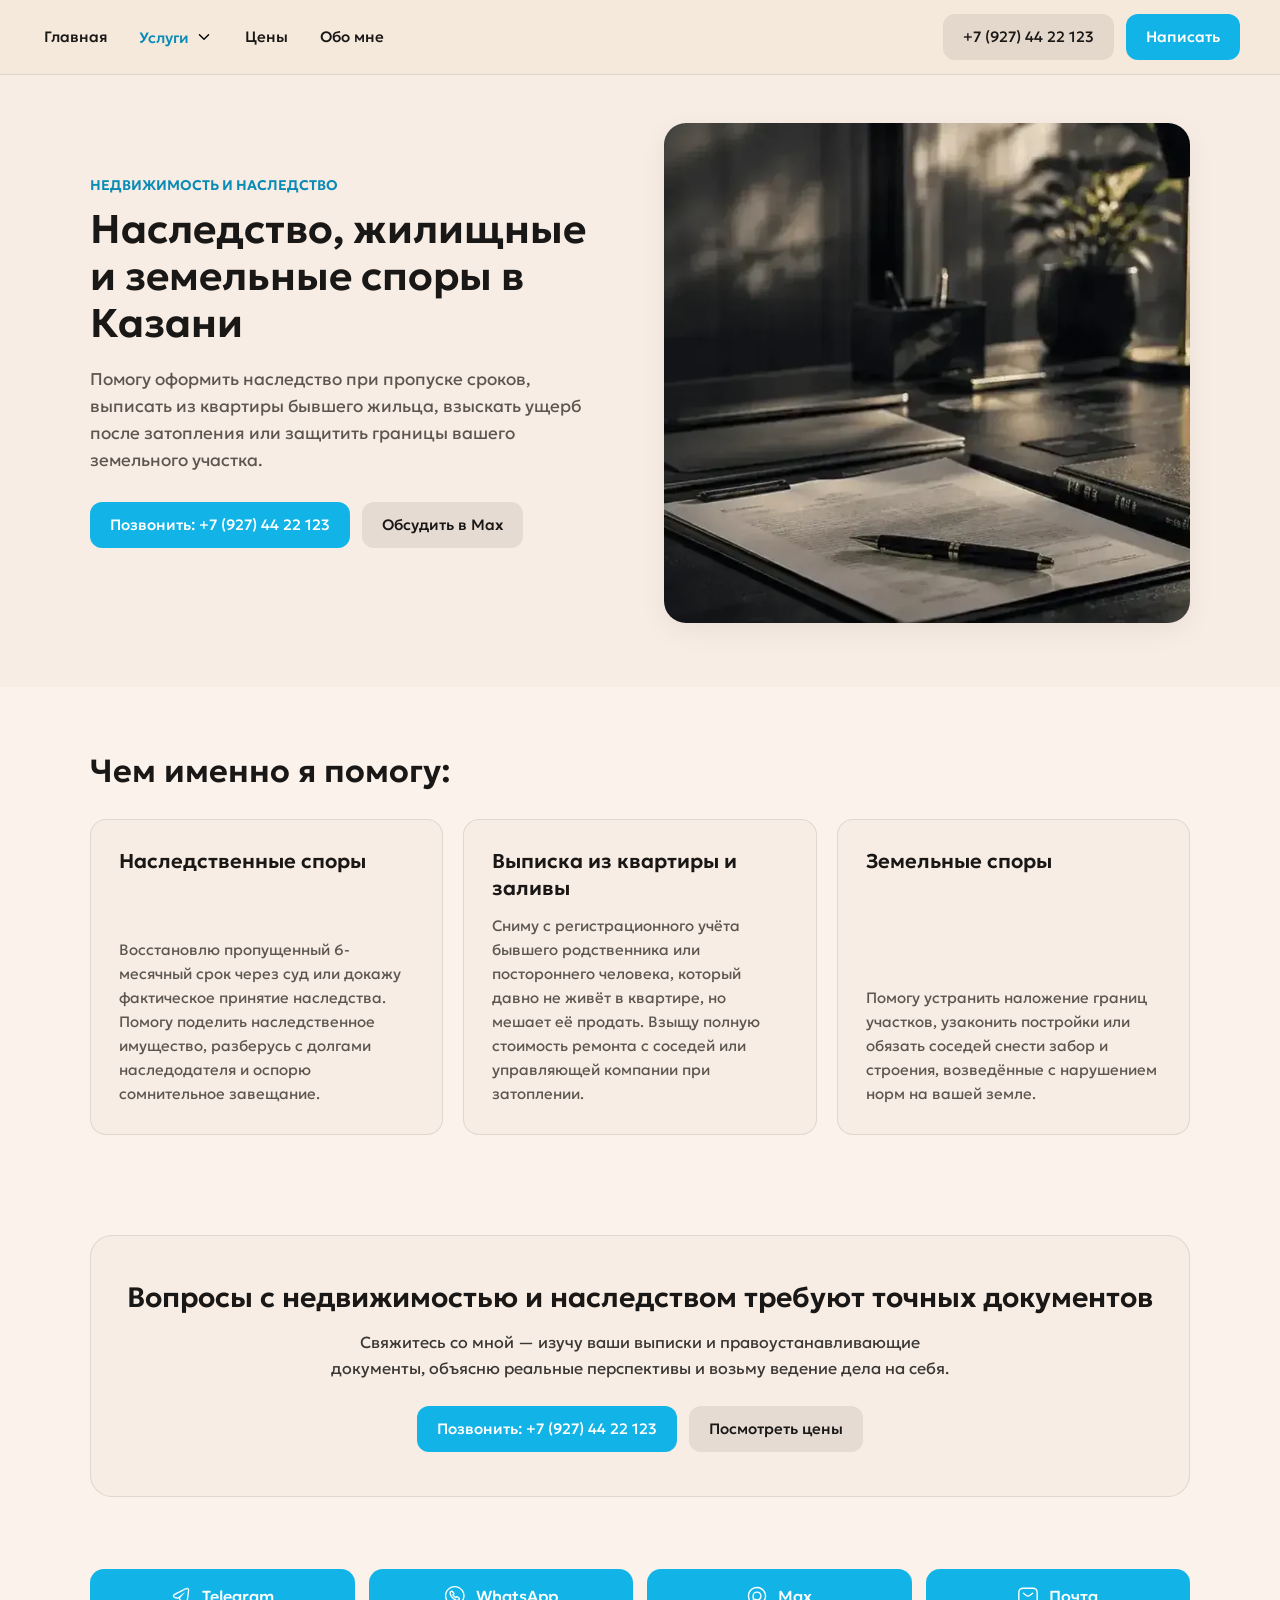
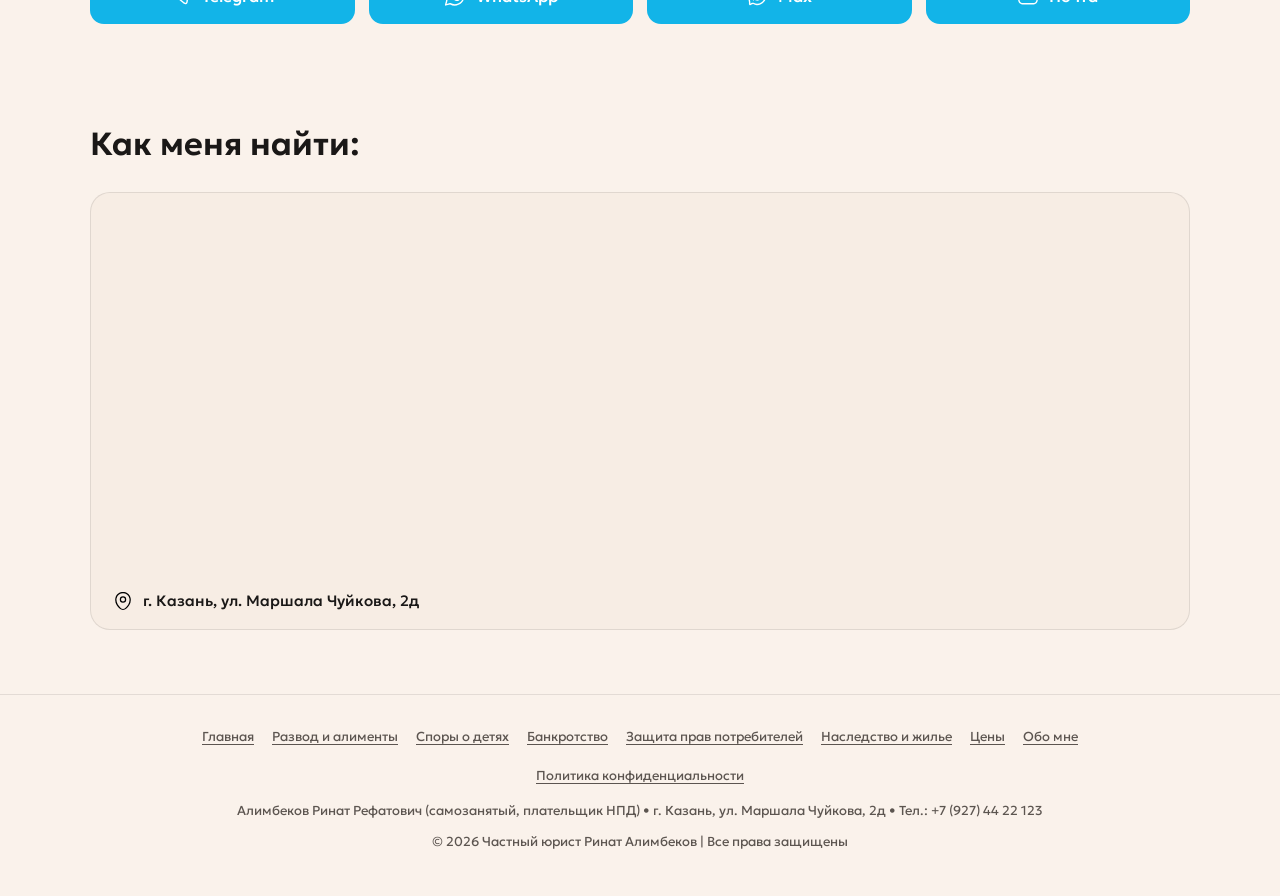
<file: nedvizhimost.html>
<!DOCTYPE html>
<html lang="ru">
<head>
  <meta charset="UTF-8">
  <meta name="viewport" content="width=device-width, initial-scale=1">
  <title>Споры по наследству, жилью и земельным участкам в Казани | Юрист Ринат Алимбеков</title>
  <meta name="description" content="Юридическая помощь в Казани: восстановление срока вступления в наследство, выписка из квартиры через суд, взыскание ущерба после залива квартиры, земельные споры с соседями.">
  <meta name="keywords" content="юрист по наследству казань, выписать из квартиры через суд казань, залив квартиры юрист казань, земельные споры казань, ринат алимбеков">
  <meta name="robots" content="index, follow">
  <meta name="geo.region" content="RU-TA">
  <meta name="geo.placename" content="Казань">
  <meta name="geo.position" content="55.835377;49.102399">
  <meta name="ICBM" content="55.835377, 49.102399">
  <meta property="og:title" content="Споры по наследству, жилью и земельным участкам в Казани | Юрист Ринат Алимбеков">
  <meta property="og:description" content="Юридическая помощь в Казани: восстановление срока вступления в наследство, выписка из квартиры через суд, взыскание ущерба после залива квартиры, земельные споры с соседями.">
  <meta property="og:url" content="https://arinvlawyer.ru/nedvizhimost.html">
  <meta property="og:type" content="website">
  <meta property="og:locale" content="ru_RU">
  <meta property="og:site_name" content="Юрист Ринат Алимбеков | Казань">
  <meta property="og:image" content="https://arinvlawyer.ru/img/yBhUS0IW0XpygladSTkcLBoLiK5uFZKE3ntGyYbyjyA/q87/el1/gce/w1000/h0/resizefit/f0ab0953-bb01-4327-87bc-46293ecb7c54-dsc04267.webp">
  <link rel="canonical" href="https://arinvlawyer.ru/nedvizhimost.html">
  <link rel="icon" href="70314db3-11a1-4cf8-a374-4abc5efc9e63/images/f0ab0953-bb01-4327-87bc-46293ecb7c54-dsc04267.jpg" type="image/png">
  <link rel="icon" href="favicon-96x96.png" type="image/png" sizes="96x96">
  <link rel="icon" href="favicon.svg" type="image/svg+xml">
  <link rel="stylesheet" href="style.css?v=7">

  <script type="application/ld+json">
  {
    "@context": "https://schema.org",
    "@type": "LegalService",
    "name": "Частный юрист Ринат Алимбеков",
    "alternateName": "Юрист Ринат Алимбеков | Казань",
    "url": "https://arinvlawyer.ru/",
    "telephone": "+7-927-442-21-23",
    "email": "mrrin96@gmail.com",
    "priceRange": "1000-30000 RUB",
    "image": "https://arinvlawyer.ru/img/yBhUS0IW0XpygladSTkcLBoLiK5uFZKE3ntGyYbyjyA/q87/el1/gce/w1000/h0/resizefit/f0ab0953-bb01-4327-87bc-46293ecb7c54-dsc04267.webp",
    "address": {
      "@type": "PostalAddress",
      "streetAddress": "ул. Маршала Чуйкова, 2д",
      "addressLocality": "Казань",
      "addressRegion": "Республика Татарстан",
      "addressCountry": "RU"
    },
    "geo": {
      "@type": "GeoCoordinates",
      "latitude": "55.835377",
      "longitude": "49.102399"
    },
    "areaServed": {
      "@type": "City",
      "name": "Казань"
    }
  }
  </script>
  <script data-hid="yandex-metrika">(function(m,e,t,r,i,k,a){m[i]=m[i]||function(){(m[i].a=m[i].a||[]).push(arguments)}; m[i].l=1*new Date(); for (var j = 0; j < document.scripts.length; j++) {if (document.scripts[j].src === r) { return; }} k=e.createElement(t),a=e.getElementsByTagName(t)[0],k.async=1,k.src=r,a.parentNode.insertBefore(k,a)}) (window, document, "script", "https://mc.webvisor.org/metrika/tag_ww.js", "ym");</script>
  <script data-hid="yandex-metrika-init">ym("111389029","init", {"clickmap":true,"trackLinks":true,"accurateTrackBounce":true,"webvisor":true});</script>
</head>
<body>
  <header class="site-header">
    <div class="header-inner">
      <button type="button" class="mobile-toggle" id="mobile-toggle" aria-label="Меню">
        <svg xmlns="http://www.w3.org/2000/svg" width="22" height="22" fill="none" viewBox="0 0 24 24"><path stroke="currentColor" stroke-width="2" stroke-linecap="round" d="M4 7h16M4 12h16M4 17h16"/></svg>
      </button>
      <nav class="nav-menu" id="nav-menu" aria-label="Главное меню">
        <ul class="nav-list">
          <li><a class="nav-link " href="index.html">Главная</a></li>
          <li class="nav-dropdown" id="services-dropdown">
            <button type="button" class="nav-dropdown-btn active" id="services-btn">
              Услуги <svg xmlns="http://www.w3.org/2000/svg" fill="none" viewBox="0 0 24 24" width="18" height="18"><path fill="#000" fill-rule="evenodd" d="M5.267 8.27a.906.906 0 0 1 1.292 0L12 13.772l5.441-5.502a.906.906 0 0 1 1.292 0 .93.93 0 0 1 0 1.306l-6.087 6.154a.91.91 0 0 1-1.292 0L5.267 9.576a.93.93 0 0 1 0-1.306" clip-rule="evenodd"/></svg>
            </button>
            <ul class="submenu">
              <li><a href="razvod.html">Развод, раздел, алименты</a></li>
              <li><a href="deti.html">Споры по детям</a></li>
              <li><a href="bankrotstvo.html">Банкротство</a></li>
              <li><a href="potreb.html">Споры с магазинами и застройщиками</a></li>
              <li><a href="nedvizhimost.html">Наследство, жилье и земля</a></li>
            </ul>
          </li>
          <li><a class="nav-link " href="prices.html">Цены</a></li>
          <li><a class="nav-link " href="my.html">Обо мне</a></li>
        </ul>
      </nav>
      <div class="header-actions">
        <a class="btn btn-secondary" href="tel:+79274422123">+7 (927) 44 22 123</a>
        <a class="btn btn-primary" href="https://t.me/@arinvLawyer" target="_blank">Написать</a>
      </div>
    </div>
  </header>
<main>
  <section class="hero">
    <div class="container">
      <div class="hero-grid">
        <div class="hero-content">
          <div style="font-size: 14px; font-weight: 600; color: #098BB6; margin-bottom: 10px;">НЕДВИЖИМОСТЬ И НАСЛЕДСТВО</div>
          <h1 class="hero-title">Наследство, жилищные и земельные споры в Казани</h1>
          <p class="hero-subtitle">Помогу оформить наследство при пропуске сроков, выписать из квартиры бывшего жильца, взыскать ущерб после затопления или защитить границы вашего земельного участка.</p>
          <div class="hero-buttons">
            <a class="btn btn-primary" href="tel:+79274422123">Позвонить: +7 (927) 44 22 123</a>
            <a class="btn btn-secondary" href="https://max.ru/u/f9LHodD0cOLbR-iz8FZMGi4ma3IDiIDYHYWgFF_j9Hq-QoVABAkh54DSgMY" target="_blank">Обсудить в Max</a>
          </div>
        </div>
        <div class="hero-media">
          <img src="img/suhYnJdt-2MttSTHugYYGz1FjkLqgPM2EFGie1K-7jg/q87/el1/gce/w1000/h0/resizefit/82c7ec22-4849-4be5-a5a1-1350c59dd795-_j7f3i65o6.webp" alt="Наследство, жилищные и земельные споры в Казани">
        </div>
      </div>
    </div>
  </section>

  <section class="section">
    <div class="container">
      <h2 class="section-title">Чем именно я помогу:</h2>
      <div class="cards-grid-3">
        <div class="card">
          <h3>Наследственные споры</h3>
          <p>Восстановлю пропущенный 6-месячный срок через суд или докажу фактическое принятие наследства. Помогу поделить наследственное имущество, разберусь с долгами наследодателя и оспорю сомнительное завещание.</p>
        </div>
        <div class="card">
          <h3>Выписка из квартиры и заливы</h3>
          <p>Сниму с регистрационного учёта бывшего родственника или постороннего человека, который давно не живёт в квартире, но мешает её продать. Взыщу полную стоимость ремонта с соседей или управляющей компании при затоплении.</p>
        </div>
        <div class="card">
          <h3>Земельные споры</h3>
          <p>Помогу устранить наложение границ участков, узаконить постройки или обязать соседей снести забор и строения, возведённые с нарушением норм на вашей земле.</p>
        </div>
      </div>
    </div>
  </section>

  <section class="section section-compact">
    <div class="container">
      <div class="cta-box">
        <h2>Вопросы с недвижимостью и наследством требуют точных документов</h2>
        <p>Свяжитесь со мной — изучу ваши выписки и правоустанавливающие документы, объясню реальные перспективы и возьму ведение дела на себя.</p>
        <div class="hero-buttons" style="justify-content: center; margin-bottom: 0;">
          <a class="btn btn-primary" href="tel:+79274422123">Позвонить: +7 (927) 44 22 123</a>
          <a class="btn btn-secondary" href="prices.html">Посмотреть цены</a>
        </div>
      </div>
    </div>
  </section>

  <section class="section section-compact">
    <div class="container">
      <ul class="socials-grid">
        <li><a class="social-card" href="https://t.me/@arinvLawyer" target="_blank"><svg xmlns="http://www.w3.org/2000/svg" fill="none" viewBox="0 0 24 24" width="22" height="22"><path fill="#000" d="m12.308 5.737 8.015-2.115a2.2 2.2 0 0 0-.92-.528A2.4 2.4 0 0 0 18.705 3c-.7.015-1.43.313-2.606.864-1.272.597-2.54 1.235-3.792 1.873"/><path fill="#000" fill-rule="evenodd" d="m8.104 15.086 1.402-.307c.034.784.47 1.408.966 1.87 1.063.99 2.266 1.852 3.394 2.766l.457.384c.258.222.62.534 1.02.768.455.265 1.067.498 1.807.416.759-.084 1.307-.556 1.646-1.099.317-.51.503-1.151.615-1.87.66-4.257 1.383-9.335 1.544-13.08l-.632-1.312-8.015 2.115C7.736 8.065 4.5 9.5 3.783 10.306c-.308.276-.701.744-.771 1.417-.043.414.032.837.248 1.22.202.359.478.596.701.75.37.253.837.43 1.136.542l.352.135.8.294.234.075c.532.157 1.073.246 1.621.347m6.347-6.05-.07.056q-.519.41-1.282 1.023l-.063.051q-.667.538-1.518 1.227l-.198.16-.609.495-.35.285-.72.585q-.826.686-1.498.668l-.543-.085a7 7 0 0 1-.328-.086 12 12 0 0 1-.664-.214c-.213-.075-.421-.153-.612-.228-.534-.21-1.564-.403-1.492-1.095q.046-.45 1.027-.92l1.104-.58.662-.348q1.228-.645 2.25-1.177 2.189-1.141 3.43-1.774L13 7.067q.325-.166.585-.296.713-.359 1.293-.646a97 97 0 0 1 1.858-.902c1.237-.58 1.674-.716 2.001-.723.115-.002.37.032.536.194.14.137.178.322.196.451.019.13.042.425.023.656-.493 6.077-1.565 11.983-1.565 11.983-.193 1.249-.574 1.668-.944 1.709-.635.07-1.149-.372-1.721-.864l-.467-.39c-.634-.502-1.125-.906-1.616-1.31-.45-.37-.902-.74-1.466-1.189a4 4 0 0 1-.22-.188c-.386-.36-.514-.666-.486-.956l.002-.025c.047-.365.34-.707.677-1.098q.16-.184.325-.387c.042-.053.229-.264.499-.567l.118-.132.002-.003c.334-.375.766-.859 1.203-1.355l.08-.091c.396-.451.792-.907 1.119-1.297l.018-.022.09-.106a18 18 0 0 0 .496-.622c.107-.144.172-.246.18-.291s.017-.208-.064-.295c-.08-.086-.2-.057-.286-.033a2 2 0 0 0-.293.203l-.049.037a39 39 0 0 0-.674.525" clip-rule="evenodd"/></svg> Telegram</a></li>
        <li><a class="social-card" href="https://wa.me/79274422123" target="_blank"><svg xmlns="http://www.w3.org/2000/svg" fill="none" viewBox="0 0 24 24" width="22" height="22"><path fill="#000" fill-rule="evenodd" d="M12.565 17.09c.67.29 1.31.43 1.93.43.44 0 .87-.08 1.27-.25s.77-.43 1.09-.78c.18-.21.33-.44.46-.7.13-.28.2-.57.2-.87 0-.23-.04-.45-.14-.7-.12-.25-.3-.47-.53-.63l-1.67-1.18a2.2 2.2 0 0 0-.49-.27c-.45-.19-.96-.14-1.29.07-.18.09-.36.23-.54.41l-.14.14a3 3 0 0 1-.3-.23 14 14 0 0 1-1.44-1.44 3 3 0 0 1-.21-.26l-.03-.04.13-.14c.17-.17.3-.35.39-.5.14-.23.21-.49.21-.75 0-.19-.05-.39-.13-.59-.07-.17-.16-.34-.28-.5l-1.16-1.63c-.16-.24-.37-.42-.62-.53-.73-.35-1.65-.12-2.29.51-.34.32-.6.69-.76 1.1-.15.39-.23.81-.23 1.25 0 .62.14 1.27.42 1.93.26.61.62 1.23 1.07 1.86.44.6.94 1.18 1.48 1.73.54.54 1.13 1.04 1.73 1.48.61.45 1.24.81 1.87 1.08m-4.53-9.34c.25-.25.45-.25.51-.25l.12.08 1.17 1.65c.05.07.09.13.12.2-.02.04-.06.1-.17.21l-.38.39c-.19.2-.29.45-.29.73 0 .1.01.21.04.31l.11.26c.12.21.3.46.56.77.24.28.49.55.77.84.29.28.56.53.84.77.29.25.55.43.78.55l.18.08c.37.13.83.05 1.12-.24l.38-.38c.11-.11.17-.14.21-.16.06.02.13.06.2.11l1.67 1.16c.03.06.03.09.03.11 0 .07-.02.15-.05.22-.06.13-.13.23-.22.33-.18.18-.36.32-.56.4-.57.24-1.27.16-2.03-.17a8.2 8.2 0 0 1-1.58-.91c-.54-.4-1.06-.85-1.55-1.33-.49-.49-.93-1.02-1.32-1.55-.38-.53-.69-1.06-.9-1.56q-.3-.72-.3-1.35c0-.24.04-.48.13-.69s.22-.4.41-.58" clip-rule="evenodd"/><path fill="#000" fill-rule="evenodd" d="M1.225 22.29c.14.14.33.22.53.22.07 0 .13-.01.2-.03l4.64-1.29c1.58.86 3.35 1.31 5.16 1.31 5.93 0 10.75-4.82 10.75-10.75S17.685 1 11.755 1 1.005 5.82 1.005 11.75c0 1.78.44 3.54 1.28 5.1l-1.26 4.71c-.07.26.01.54.2.73m5.85-2.55a.86.86 0 0 0-.38-.1c-.06 0-.13.01-.19.03l-3.68 1.02 1-3.74c.05-.19.02-.4-.08-.57a9.2 9.2 0 0 1-1.24-4.62c0-5.1 4.15-9.25 9.25-9.25s9.25 4.15 9.25 9.25-4.15 9.25-9.25 9.25c-1.65 0-3.27-.44-4.68-1.27" clip-rule="evenodd"/></svg> WhatsApp</a></li>
        <li><a class="social-card" href="https://max.ru/u/f9LHodD0cOLbR-iz8FZMGi4ma3IDiIDYHYWgFF_j9Hq-QoVABAkh54DSgMY" target="_blank"><svg xmlns="http://www.w3.org/2000/svg" fill="none" viewBox="0 0 24 24" width="22" height="22"><path fill="#000" d="M12.548 2.013c5.3.267 9.516 4.628 9.516 9.97l-.013.513c-.269 5.274-4.651 9.469-10.019 9.469l-.24-.004c-1.221-.039-2.764-.373-3.94-1.15-.709-.47-2.398 1.353-3.643 1.177l-.12-.023c-1.253-.319-.835-1.573-.835-2.827 0-1.176-1.102-5.136-1.24-6.845L2 11.983C2 6.468 6.492 2 12.032 2zM12.032 3.5C7.313 3.5 3.5 7.305 3.5 11.982c0 .219.054.652.172 1.296.112.615.263 1.322.42 2.05.156.714.317 1.453.44 2.089.113.597.222 1.243.222 1.72 0 .378-.032.763-.049 1.025q-.008.134-.012.236c.202-.087.437-.211.739-.38.3-.17.747-.429 1.165-.588.322-.123 1.13-.393 1.924.034l.159.096.18.112c.925.542 2.179.793 3.172.793 4.72 0 8.532-3.805 8.532-8.483 0-4.677-3.813-8.482-8.532-8.482m0 3.516a5.017 5.017 0 0 1 5.016 5.015l-.007.259a5.017 5.017 0 0 1-5.01 4.758l-.38-.015a5 5 0 0 1-2.393-.821c-.355-.235-1.07 1.079-1.378.861l-.028-.025c-.78-.885-.836-3.745-.836-5.017a5.017 5.017 0 0 1 5.015-5.015m0 1.5a3.517 3.517 0 0 0-3.516 3.515c0 .623.014 1.588.116 2.486l.03.24.066-.018a1.7 1.7 0 0 1 1.18.118l.18.106.214.13a3.517 3.517 0 1 0 1.73-6.578"/></svg> Max</a></li>
        <li><a class="social-card" href="mailto:mrrin96@gmail.com"><svg xmlns="http://www.w3.org/2000/svg" fill="none" viewBox="0 0 24 24" width="22" height="22"><path fill="#000" d="M17.468 9.586a.75.75 0 0 0-.936-1.172l-3.13 2.5c-.756.601-2.057.601-2.814 0l-3.119-2.5a.75.75 0 0 0-.938 1.171l3.12 2.5.002.002c1.303 1.037 3.38 1.037 4.684 0z"/><path fill="#000" fill-rule="evenodd" d="M7 2.75c-1.615 0-3.075.404-4.135 1.388C1.795 5.132 1.25 6.607 1.25 8.5v7c0 1.893.545 3.369 1.615 4.362 1.06.984 2.52 1.388 4.135 1.388h10c1.615 0 3.075-.404 4.135-1.388 1.07-.993 1.615-2.469 1.615-4.362v-7c0-1.893-.545-3.368-1.615-4.362-1.06-.984-2.52-1.388-4.135-1.388zM2.75 8.5c0-1.607.455-2.632 1.135-3.263.69-.64 1.73-.987 3.115-.987h10c1.385 0 2.425.346 3.115.987.68.631 1.135 1.656 1.135 3.263v7c0 1.607-.455 2.631-1.135 3.263-.69.64-1.73.987-3.115.987H7c-1.385 0-2.425-.346-3.115-.987-.68-.632-1.135-1.656-1.135-3.263z" clip-rule="evenodd"/></svg> Почта</a></li>
      </ul>
    </div>
  </section>
  <section class="section">
    <div class="container">
      <h2 class="section-title">Как меня найти:</h2>
      <div class="map-card">
        <iframe class="map-frame" src="https://yandex.ru/map-widget/v1/?lang=ru&pt=49.102399,55.835377&z=14&scroll=false" allowfullscreen="true" referrerpolicy="no-referrer-when-downgrade" loading="lazy"></iframe>
        <div class="map-address"><svg xmlns="http://www.w3.org/2000/svg" fill="none" viewBox="0 0 24 24" width="20" height="20"><path fill="#000" fill-rule="evenodd" d="M12 6.44a3.87 3.87 0 1 0 0 7.74 3.87 3.87 0 0 0 0-7.74m-2.37 3.87a2.37 2.37 0 1 1 4.74 0 2.37 2.37 0 0 1-4.74 0" clip-rule="evenodd"/><path fill="#000" fill-rule="evenodd" d="M12.004 1.25c3.98.003 8.036 2.35 9.108 7.084 1.242 5.49-2.184 10.05-4.992 12.746a5.943 5.943 0 0 1-8.25 0c-2.798-2.696-6.224-7.266-4.982-12.756C3.965 3.59 8.025 1.247 12.005 1.25M4.351 8.656c.894-3.926 4.235-5.908 7.652-5.906s6.757 1.99 7.645 5.916c1.058 4.67-1.835 8.71-4.567 11.333l-.002.001a4.443 4.443 0 0 1-6.169 0c-2.722-2.624-5.616-6.674-4.559-11.344" clip-rule="evenodd"/></svg> г. Казань, ул. Маршала Чуйкова, 2д</div>
      </div>
    </div>
  </section>
</main>
  <footer class="site-footer">
    <div class="container">
      
      <div class="footer-links">
        <a href="index.html">Главная</a>
        <a href="razvod.html">Развод и алименты</a>
        <a href="deti.html">Споры о детях</a>
        <a href="bankrotstvo.html">Банкротство</a>
        <a href="potreb.html">Защита прав потребителей</a>
        <a href="nedvizhimost.html">Наследство и жилье</a>
        <a href="prices.html">Цены</a>
        <a href="my.html">Обо мне</a>
        <a href="privacy.html">Политика конфиденциальности</a>
      </div>
      <div class="footer-requisites">
        Алимбеков Ринат Рефатович (самозанятый, плательщик НПД) &bull; г. Казань, ул. Маршала Чуйкова, 2д &bull; Тел.: +7 (927) 44 22 123
      </div>
      <div>© 2026 Частный юрист Ринат Алимбеков | Все права защищены</div>
    </div>
  </footer>
  <script>
    document.querySelectorAll('.faq-question').forEach(function(btn) {
      btn.addEventListener('click', function() {
        btn.parentElement.classList.toggle('open');
      });
    });
    var sBtn = document.getElementById('services-btn');
    var sDrop = document.getElementById('services-dropdown');
    if (sBtn && sDrop) {
      sBtn.addEventListener('click', function(e) {
        e.stopPropagation();
        sDrop.classList.toggle('open');
      });
      document.addEventListener('click', function() {
        sDrop.classList.remove('open');
      });
    }
    var mToggle = document.getElementById('mobile-toggle');
    var nMenu = document.getElementById('nav-menu');
    if (mToggle && nMenu) {
      mToggle.addEventListener('click', function() {
        nMenu.classList.toggle('open');
      });
    }
  </script>
</body>
</html>
</file>
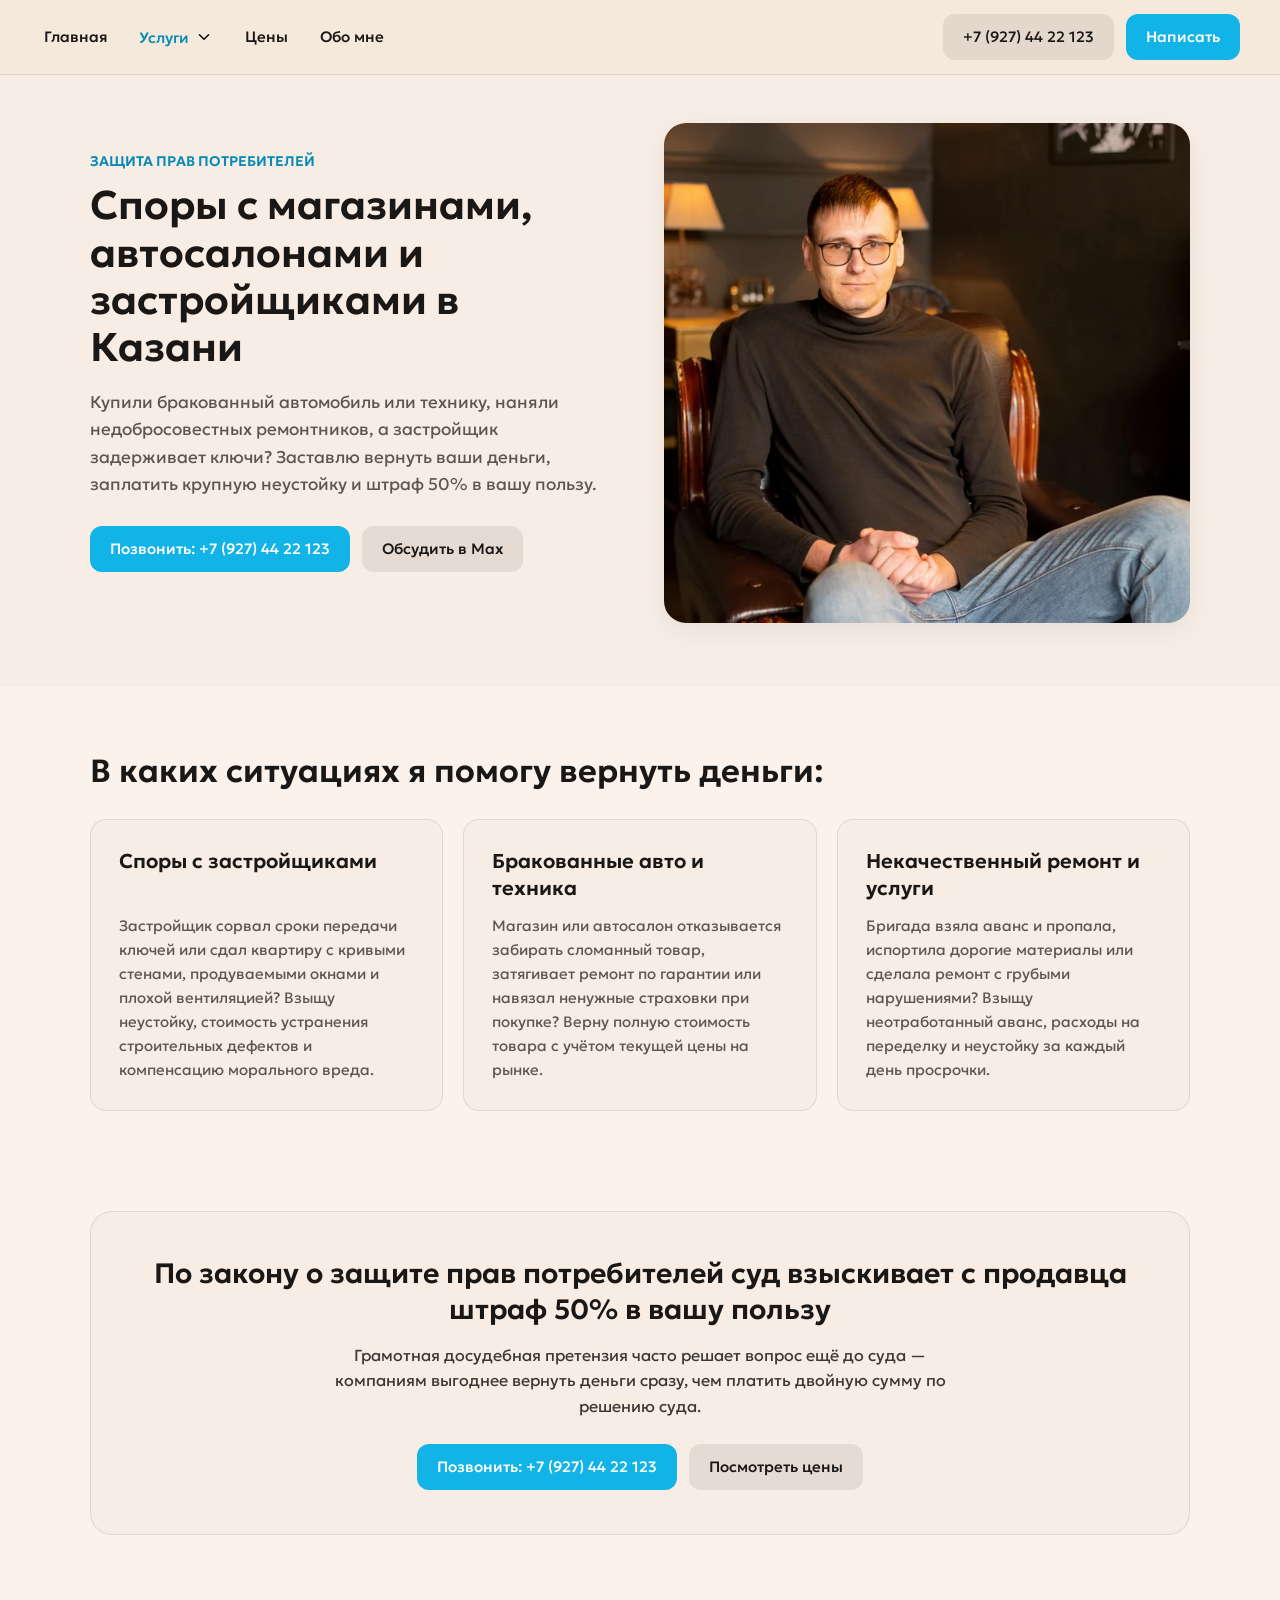
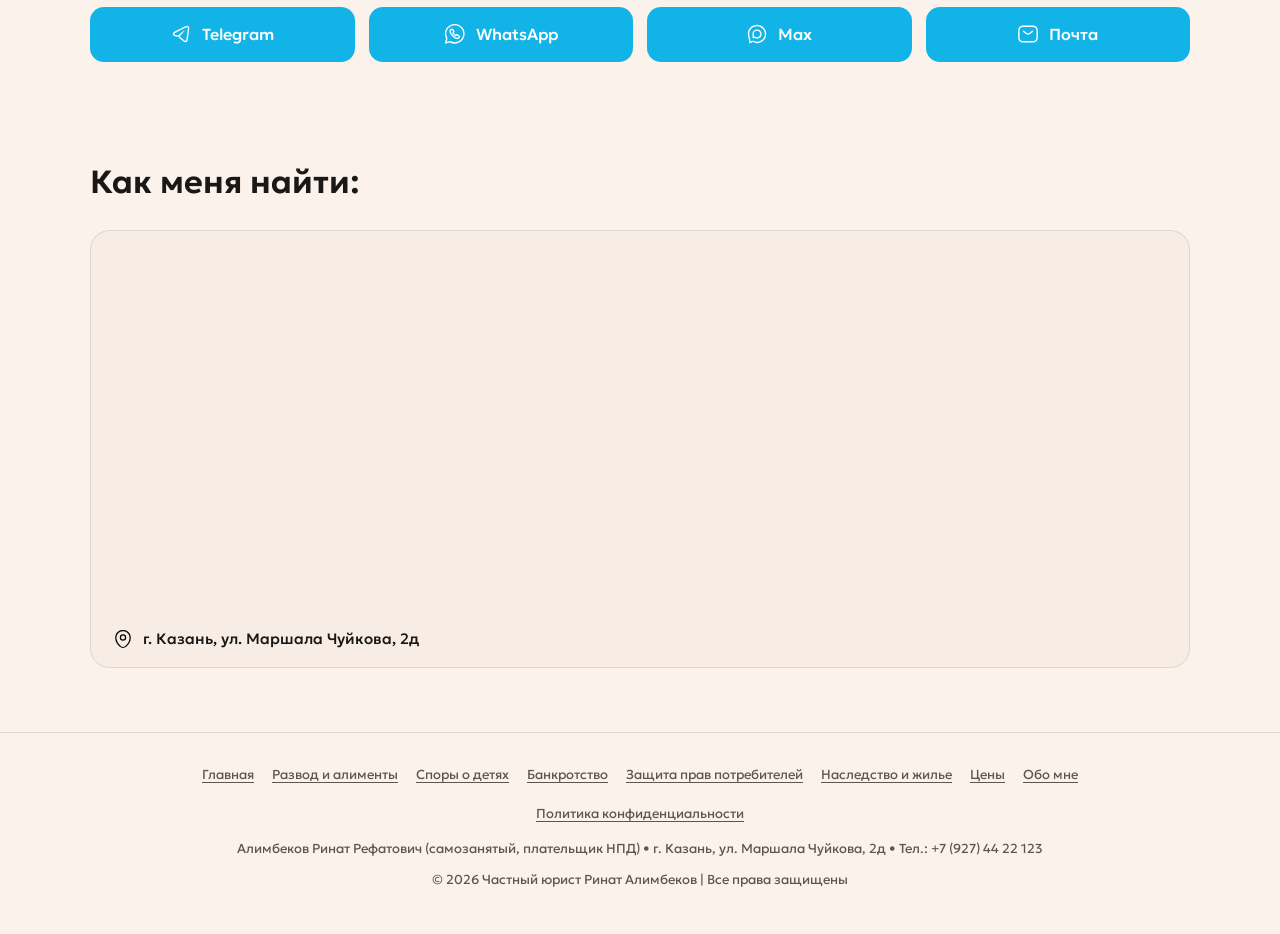
<file: potreb.html>
<!DOCTYPE html>
<html lang="ru">
<head>
  <meta charset="UTF-8">
  <meta name="viewport" content="width=device-width, initial-scale=1">
  <title>Споры с магазинами, автосалонами и застройщиками в Казани | Юрист Ринат Алимбеков</title>
  <meta name="description" content="Защита прав потребителей в Казани: возврат денег за бракованный автомобиль или технику, взыскание неустойки с застройщика за просрочку сдачи квартиры и некачественный ремонт.">
  <meta name="keywords" content="юрист по защите прав потребителей казань, спор с застройщиком казань, вернуть бракованный товар, взыскать неустойку с застройщика, ринат алимбеков">
  <meta name="robots" content="index, follow">
  <meta name="geo.region" content="RU-TA">
  <meta name="geo.placename" content="Казань">
  <meta name="geo.position" content="55.835377;49.102399">
  <meta name="ICBM" content="55.835377, 49.102399">
  <meta property="og:title" content="Споры с магазинами, автосалонами и застройщиками в Казани | Юрист Ринат Алимбеков">
  <meta property="og:description" content="Защита прав потребителей в Казани: возврат денег за бракованный автомобиль или технику, взыскание неустойки с застройщика за просрочку сдачи квартиры и некачественный ремонт.">
  <meta property="og:url" content="https://arinvlawyer.ru/potreb.html">
  <meta property="og:type" content="website">
  <meta property="og:locale" content="ru_RU">
  <meta property="og:site_name" content="Юрист Ринат Алимбеков | Казань">
  <meta property="og:image" content="https://arinvlawyer.ru/img/yBhUS0IW0XpygladSTkcLBoLiK5uFZKE3ntGyYbyjyA/q87/el1/gce/w1000/h0/resizefit/f0ab0953-bb01-4327-87bc-46293ecb7c54-dsc04267.webp">
  <link rel="canonical" href="https://arinvlawyer.ru/potreb.html">
  <link rel="icon" href="70314db3-11a1-4cf8-a374-4abc5efc9e63/images/f0ab0953-bb01-4327-87bc-46293ecb7c54-dsc04267.jpg" type="image/png">
  <link rel="icon" href="favicon-96x96.png" type="image/png" sizes="96x96">
  <link rel="icon" href="favicon.svg" type="image/svg+xml">
  <link rel="stylesheet" href="style.css?v=7">

  <script type="application/ld+json">
  {
    "@context": "https://schema.org",
    "@type": "LegalService",
    "name": "Частный юрист Ринат Алимбеков",
    "alternateName": "Юрист Ринат Алимбеков | Казань",
    "url": "https://arinvlawyer.ru/",
    "telephone": "+7-927-442-21-23",
    "email": "mrrin96@gmail.com",
    "priceRange": "1000-30000 RUB",
    "image": "https://arinvlawyer.ru/img/yBhUS0IW0XpygladSTkcLBoLiK5uFZKE3ntGyYbyjyA/q87/el1/gce/w1000/h0/resizefit/f0ab0953-bb01-4327-87bc-46293ecb7c54-dsc04267.webp",
    "address": {
      "@type": "PostalAddress",
      "streetAddress": "ул. Маршала Чуйкова, 2д",
      "addressLocality": "Казань",
      "addressRegion": "Республика Татарстан",
      "addressCountry": "RU"
    },
    "geo": {
      "@type": "GeoCoordinates",
      "latitude": "55.835377",
      "longitude": "49.102399"
    },
    "areaServed": {
      "@type": "City",
      "name": "Казань"
    }
  }
  </script>
  <script data-hid="yandex-metrika">(function(m,e,t,r,i,k,a){m[i]=m[i]||function(){(m[i].a=m[i].a||[]).push(arguments)}; m[i].l=1*new Date(); for (var j = 0; j < document.scripts.length; j++) {if (document.scripts[j].src === r) { return; }} k=e.createElement(t),a=e.getElementsByTagName(t)[0],k.async=1,k.src=r,a.parentNode.insertBefore(k,a)}) (window, document, "script", "https://mc.webvisor.org/metrika/tag_ww.js", "ym");</script>
  <script data-hid="yandex-metrika-init">ym("111389029","init", {"clickmap":true,"trackLinks":true,"accurateTrackBounce":true,"webvisor":true});</script>
</head>
<body>
  <header class="site-header">
    <div class="header-inner">
      <button type="button" class="mobile-toggle" id="mobile-toggle" aria-label="Меню">
        <svg xmlns="http://www.w3.org/2000/svg" width="22" height="22" fill="none" viewBox="0 0 24 24"><path stroke="currentColor" stroke-width="2" stroke-linecap="round" d="M4 7h16M4 12h16M4 17h16"/></svg>
      </button>
      <nav class="nav-menu" id="nav-menu" aria-label="Главное меню">
        <ul class="nav-list">
          <li><a class="nav-link " href="index.html">Главная</a></li>
          <li class="nav-dropdown" id="services-dropdown">
            <button type="button" class="nav-dropdown-btn active" id="services-btn">
              Услуги <svg xmlns="http://www.w3.org/2000/svg" fill="none" viewBox="0 0 24 24" width="18" height="18"><path fill="#000" fill-rule="evenodd" d="M5.267 8.27a.906.906 0 0 1 1.292 0L12 13.772l5.441-5.502a.906.906 0 0 1 1.292 0 .93.93 0 0 1 0 1.306l-6.087 6.154a.91.91 0 0 1-1.292 0L5.267 9.576a.93.93 0 0 1 0-1.306" clip-rule="evenodd"/></svg>
            </button>
            <ul class="submenu">
              <li><a href="razvod.html">Развод, раздел, алименты</a></li>
              <li><a href="deti.html">Споры по детям</a></li>
              <li><a href="bankrotstvo.html">Банкротство</a></li>
              <li><a href="potreb.html">Споры с магазинами и застройщиками</a></li>
              <li><a href="nedvizhimost.html">Наследство, жилье и земля</a></li>
            </ul>
          </li>
          <li><a class="nav-link " href="prices.html">Цены</a></li>
          <li><a class="nav-link " href="my.html">Обо мне</a></li>
        </ul>
      </nav>
      <div class="header-actions">
        <a class="btn btn-secondary" href="tel:+79274422123">+7 (927) 44 22 123</a>
        <a class="btn btn-primary" href="https://t.me/@arinvLawyer" target="_blank">Написать</a>
      </div>
    </div>
  </header>
<main>
  <section class="hero">
    <div class="container">
      <div class="hero-grid">
        <div class="hero-content">
          <div style="font-size: 14px; font-weight: 600; color: #098BB6; margin-bottom: 10px;">ЗАЩИТА ПРАВ ПОТРЕБИТЕЛЕЙ</div>
          <h1 class="hero-title">Споры с магазинами, автосалонами и застройщиками в Казани</h1>
          <p class="hero-subtitle">Купили бракованный автомобиль или технику, наняли недобросовестных ремонтников, а застройщик задерживает ключи? Заставлю вернуть ваши деньги, заплатить крупную неустойку и штраф 50% в вашу пользу.</p>
          <div class="hero-buttons">
            <a class="btn btn-primary" href="tel:+79274422123">Позвонить: +7 (927) 44 22 123</a>
            <a class="btn btn-secondary" href="https://max.ru/u/f9LHodD0cOLbR-iz8FZMGi4ma3IDiIDYHYWgFF_j9Hq-QoVABAkh54DSgMY" target="_blank">Обсудить в Max</a>
          </div>
        </div>
        <div class="hero-media">
          <img src="img/yBhUS0IW0XpygladSTkcLBoLiK5uFZKE3ntGyYbyjyA/q87/el1/gce/w1000/h0/resizefit/f0ab0953-bb01-4327-87bc-46293ecb7c54-dsc04267.webp" alt="Защита прав потребителей в Казани">
        </div>
      </div>
    </div>
  </section>

  <section class="section">
    <div class="container">
      <h2 class="section-title">В каких ситуациях я помогу вернуть деньги:</h2>
      <div class="cards-grid-3">
        <div class="card">
          <h3>Споры с застройщиками</h3>
          <p>Застройщик сорвал сроки передачи ключей или сдал квартиру с кривыми стенами, продуваемыми окнами и плохой вентиляцией? Взыщу неустойку, стоимость устранения строительных дефектов и компенсацию морального вреда.</p>
        </div>
        <div class="card">
          <h3>Бракованные авто и техника</h3>
          <p>Магазин или автосалон отказывается забирать сломанный товар, затягивает ремонт по гарантии или навязал ненужные страховки при покупке? Верну полную стоимость товара с учётом текущей цены на рынке.</p>
        </div>
        <div class="card">
          <h3>Некачественный ремонт и услуги</h3>
          <p>Бригада взяла аванс и пропала, испортила дорогие материалы или сделала ремонт с грубыми нарушениями? Взыщу неотработанный аванс, расходы на переделку и неустойку за каждый день просрочки.</p>
        </div>
      </div>
    </div>
  </section>

  <section class="section section-compact">
    <div class="container">
      <div class="cta-box">
        <h2>По закону о защите прав потребителей суд взыскивает с продавца штраф 50% в вашу пользу</h2>
        <p>Грамотная досудебная претензия часто решает вопрос ещё до суда — компаниям выгоднее вернуть деньги сразу, чем платить двойную сумму по решению суда.</p>
        <div class="hero-buttons" style="justify-content: center; margin-bottom: 0;">
          <a class="btn btn-primary" href="tel:+79274422123">Позвонить: +7 (927) 44 22 123</a>
          <a class="btn btn-secondary" href="prices.html">Посмотреть цены</a>
        </div>
      </div>
    </div>
  </section>

  <section class="section section-compact">
    <div class="container">
      <ul class="socials-grid">
        <li><a class="social-card" href="https://t.me/@arinvLawyer" target="_blank"><svg xmlns="http://www.w3.org/2000/svg" fill="none" viewBox="0 0 24 24" width="22" height="22"><path fill="#000" d="m12.308 5.737 8.015-2.115a2.2 2.2 0 0 0-.92-.528A2.4 2.4 0 0 0 18.705 3c-.7.015-1.43.313-2.606.864-1.272.597-2.54 1.235-3.792 1.873"/><path fill="#000" fill-rule="evenodd" d="m8.104 15.086 1.402-.307c.034.784.47 1.408.966 1.87 1.063.99 2.266 1.852 3.394 2.766l.457.384c.258.222.62.534 1.02.768.455.265 1.067.498 1.807.416.759-.084 1.307-.556 1.646-1.099.317-.51.503-1.151.615-1.87.66-4.257 1.383-9.335 1.544-13.08l-.632-1.312-8.015 2.115C7.736 8.065 4.5 9.5 3.783 10.306c-.308.276-.701.744-.771 1.417-.043.414.032.837.248 1.22.202.359.478.596.701.75.37.253.837.43 1.136.542l.352.135.8.294.234.075c.532.157 1.073.246 1.621.347m6.347-6.05-.07.056q-.519.41-1.282 1.023l-.063.051q-.667.538-1.518 1.227l-.198.16-.609.495-.35.285-.72.585q-.826.686-1.498.668l-.543-.085a7 7 0 0 1-.328-.086 12 12 0 0 1-.664-.214c-.213-.075-.421-.153-.612-.228-.534-.21-1.564-.403-1.492-1.095q.046-.45 1.027-.92l1.104-.58.662-.348q1.228-.645 2.25-1.177 2.189-1.141 3.43-1.774L13 7.067q.325-.166.585-.296.713-.359 1.293-.646a97 97 0 0 1 1.858-.902c1.237-.58 1.674-.716 2.001-.723.115-.002.37.032.536.194.14.137.178.322.196.451.019.13.042.425.023.656-.493 6.077-1.565 11.983-1.565 11.983-.193 1.249-.574 1.668-.944 1.709-.635.07-1.149-.372-1.721-.864l-.467-.39c-.634-.502-1.125-.906-1.616-1.31-.45-.37-.902-.74-1.466-1.189a4 4 0 0 1-.22-.188c-.386-.36-.514-.666-.486-.956l.002-.025c.047-.365.34-.707.677-1.098q.16-.184.325-.387c.042-.053.229-.264.499-.567l.118-.132.002-.003c.334-.375.766-.859 1.203-1.355l.08-.091c.396-.451.792-.907 1.119-1.297l.018-.022.09-.106a18 18 0 0 0 .496-.622c.107-.144.172-.246.18-.291s.017-.208-.064-.295c-.08-.086-.2-.057-.286-.033a2 2 0 0 0-.293.203l-.049.037a39 39 0 0 0-.674.525" clip-rule="evenodd"/></svg> Telegram</a></li>
        <li><a class="social-card" href="https://wa.me/79274422123" target="_blank"><svg xmlns="http://www.w3.org/2000/svg" fill="none" viewBox="0 0 24 24" width="22" height="22"><path fill="#000" fill-rule="evenodd" d="M12.565 17.09c.67.29 1.31.43 1.93.43.44 0 .87-.08 1.27-.25s.77-.43 1.09-.78c.18-.21.33-.44.46-.7.13-.28.2-.57.2-.87 0-.23-.04-.45-.14-.7-.12-.25-.3-.47-.53-.63l-1.67-1.18a2.2 2.2 0 0 0-.49-.27c-.45-.19-.96-.14-1.29.07-.18.09-.36.23-.54.41l-.14.14a3 3 0 0 1-.3-.23 14 14 0 0 1-1.44-1.44 3 3 0 0 1-.21-.26l-.03-.04.13-.14c.17-.17.3-.35.39-.5.14-.23.21-.49.21-.75 0-.19-.05-.39-.13-.59-.07-.17-.16-.34-.28-.5l-1.16-1.63c-.16-.24-.37-.42-.62-.53-.73-.35-1.65-.12-2.29.51-.34.32-.6.69-.76 1.1-.15.39-.23.81-.23 1.25 0 .62.14 1.27.42 1.93.26.61.62 1.23 1.07 1.86.44.6.94 1.18 1.48 1.73.54.54 1.13 1.04 1.73 1.48.61.45 1.24.81 1.87 1.08m-4.53-9.34c.25-.25.45-.25.51-.25l.12.08 1.17 1.65c.05.07.09.13.12.2-.02.04-.06.1-.17.21l-.38.39c-.19.2-.29.45-.29.73 0 .1.01.21.04.31l.11.26c.12.21.3.46.56.77.24.28.49.55.77.84.29.28.56.53.84.77.29.25.55.43.78.55l.18.08c.37.13.83.05 1.12-.24l.38-.38c.11-.11.17-.14.21-.16.06.02.13.06.2.11l1.67 1.16c.03.06.03.09.03.11 0 .07-.02.15-.05.22-.06.13-.13.23-.22.33-.18.18-.36.32-.56.4-.57.24-1.27.16-2.03-.17a8.2 8.2 0 0 1-1.58-.91c-.54-.4-1.06-.85-1.55-1.33-.49-.49-.93-1.02-1.32-1.55-.38-.53-.69-1.06-.9-1.56q-.3-.72-.3-1.35c0-.24.04-.48.13-.69s.22-.4.41-.58" clip-rule="evenodd"/><path fill="#000" fill-rule="evenodd" d="M1.225 22.29c.14.14.33.22.53.22.07 0 .13-.01.2-.03l4.64-1.29c1.58.86 3.35 1.31 5.16 1.31 5.93 0 10.75-4.82 10.75-10.75S17.685 1 11.755 1 1.005 5.82 1.005 11.75c0 1.78.44 3.54 1.28 5.1l-1.26 4.71c-.07.26.01.54.2.73m5.85-2.55a.86.86 0 0 0-.38-.1c-.06 0-.13.01-.19.03l-3.68 1.02 1-3.74c.05-.19.02-.4-.08-.57a9.2 9.2 0 0 1-1.24-4.62c0-5.1 4.15-9.25 9.25-9.25s9.25 4.15 9.25 9.25-4.15 9.25-9.25 9.25c-1.65 0-3.27-.44-4.68-1.27" clip-rule="evenodd"/></svg> WhatsApp</a></li>
        <li><a class="social-card" href="https://max.ru/u/f9LHodD0cOLbR-iz8FZMGi4ma3IDiIDYHYWgFF_j9Hq-QoVABAkh54DSgMY" target="_blank"><svg xmlns="http://www.w3.org/2000/svg" fill="none" viewBox="0 0 24 24" width="22" height="22"><path fill="#000" d="M12.548 2.013c5.3.267 9.516 4.628 9.516 9.97l-.013.513c-.269 5.274-4.651 9.469-10.019 9.469l-.24-.004c-1.221-.039-2.764-.373-3.94-1.15-.709-.47-2.398 1.353-3.643 1.177l-.12-.023c-1.253-.319-.835-1.573-.835-2.827 0-1.176-1.102-5.136-1.24-6.845L2 11.983C2 6.468 6.492 2 12.032 2zM12.032 3.5C7.313 3.5 3.5 7.305 3.5 11.982c0 .219.054.652.172 1.296.112.615.263 1.322.42 2.05.156.714.317 1.453.44 2.089.113.597.222 1.243.222 1.72 0 .378-.032.763-.049 1.025q-.008.134-.012.236c.202-.087.437-.211.739-.38.3-.17.747-.429 1.165-.588.322-.123 1.13-.393 1.924.034l.159.096.18.112c.925.542 2.179.793 3.172.793 4.72 0 8.532-3.805 8.532-8.483 0-4.677-3.813-8.482-8.532-8.482m0 3.516a5.017 5.017 0 0 1 5.016 5.015l-.007.259a5.017 5.017 0 0 1-5.01 4.758l-.38-.015a5 5 0 0 1-2.393-.821c-.355-.235-1.07 1.079-1.378.861l-.028-.025c-.78-.885-.836-3.745-.836-5.017a5.017 5.017 0 0 1 5.015-5.015m0 1.5a3.517 3.517 0 0 0-3.516 3.515c0 .623.014 1.588.116 2.486l.03.24.066-.018a1.7 1.7 0 0 1 1.18.118l.18.106.214.13a3.517 3.517 0 1 0 1.73-6.578"/></svg> Max</a></li>
        <li><a class="social-card" href="mailto:mrrin96@gmail.com"><svg xmlns="http://www.w3.org/2000/svg" fill="none" viewBox="0 0 24 24" width="22" height="22"><path fill="#000" d="M17.468 9.586a.75.75 0 0 0-.936-1.172l-3.13 2.5c-.756.601-2.057.601-2.814 0l-3.119-2.5a.75.75 0 0 0-.938 1.171l3.12 2.5.002.002c1.303 1.037 3.38 1.037 4.684 0z"/><path fill="#000" fill-rule="evenodd" d="M7 2.75c-1.615 0-3.075.404-4.135 1.388C1.795 5.132 1.25 6.607 1.25 8.5v7c0 1.893.545 3.369 1.615 4.362 1.06.984 2.52 1.388 4.135 1.388h10c1.615 0 3.075-.404 4.135-1.388 1.07-.993 1.615-2.469 1.615-4.362v-7c0-1.893-.545-3.368-1.615-4.362-1.06-.984-2.52-1.388-4.135-1.388zM2.75 8.5c0-1.607.455-2.632 1.135-3.263.69-.64 1.73-.987 3.115-.987h10c1.385 0 2.425.346 3.115.987.68.631 1.135 1.656 1.135 3.263v7c0 1.607-.455 2.631-1.135 3.263-.69.64-1.73.987-3.115.987H7c-1.385 0-2.425-.346-3.115-.987-.68-.632-1.135-1.656-1.135-3.263z" clip-rule="evenodd"/></svg> Почта</a></li>
      </ul>
    </div>
  </section>
  <section class="section">
    <div class="container">
      <h2 class="section-title">Как меня найти:</h2>
      <div class="map-card">
        <iframe class="map-frame" src="https://yandex.ru/map-widget/v1/?lang=ru&pt=49.102399,55.835377&z=14&scroll=false" allowfullscreen="true" referrerpolicy="no-referrer-when-downgrade" loading="lazy"></iframe>
        <div class="map-address"><svg xmlns="http://www.w3.org/2000/svg" fill="none" viewBox="0 0 24 24" width="20" height="20"><path fill="#000" fill-rule="evenodd" d="M12 6.44a3.87 3.87 0 1 0 0 7.74 3.87 3.87 0 0 0 0-7.74m-2.37 3.87a2.37 2.37 0 1 1 4.74 0 2.37 2.37 0 0 1-4.74 0" clip-rule="evenodd"/><path fill="#000" fill-rule="evenodd" d="M12.004 1.25c3.98.003 8.036 2.35 9.108 7.084 1.242 5.49-2.184 10.05-4.992 12.746a5.943 5.943 0 0 1-8.25 0c-2.798-2.696-6.224-7.266-4.982-12.756C3.965 3.59 8.025 1.247 12.005 1.25M4.351 8.656c.894-3.926 4.235-5.908 7.652-5.906s6.757 1.99 7.645 5.916c1.058 4.67-1.835 8.71-4.567 11.333l-.002.001a4.443 4.443 0 0 1-6.169 0c-2.722-2.624-5.616-6.674-4.559-11.344" clip-rule="evenodd"/></svg> г. Казань, ул. Маршала Чуйкова, 2д</div>
      </div>
    </div>
  </section>
</main>
  <footer class="site-footer">
    <div class="container">
      
      <div class="footer-links">
        <a href="index.html">Главная</a>
        <a href="razvod.html">Развод и алименты</a>
        <a href="deti.html">Споры о детях</a>
        <a href="bankrotstvo.html">Банкротство</a>
        <a href="potreb.html">Защита прав потребителей</a>
        <a href="nedvizhimost.html">Наследство и жилье</a>
        <a href="prices.html">Цены</a>
        <a href="my.html">Обо мне</a>
        <a href="privacy.html">Политика конфиденциальности</a>
      </div>
      <div class="footer-requisites">
        Алимбеков Ринат Рефатович (самозанятый, плательщик НПД) &bull; г. Казань, ул. Маршала Чуйкова, 2д &bull; Тел.: +7 (927) 44 22 123
      </div>
      <div>© 2026 Частный юрист Ринат Алимбеков | Все права защищены</div>
    </div>
  </footer>
  <script>
    document.querySelectorAll('.faq-question').forEach(function(btn) {
      btn.addEventListener('click', function() {
        btn.parentElement.classList.toggle('open');
      });
    });
    var sBtn = document.getElementById('services-btn');
    var sDrop = document.getElementById('services-dropdown');
    if (sBtn && sDrop) {
      sBtn.addEventListener('click', function(e) {
        e.stopPropagation();
        sDrop.classList.toggle('open');
      });
      document.addEventListener('click', function() {
        sDrop.classList.remove('open');
      });
    }
    var mToggle = document.getElementById('mobile-toggle');
    var nMenu = document.getElementById('nav-menu');
    if (mToggle && nMenu) {
      mToggle.addEventListener('click', function() {
        nMenu.classList.toggle('open');
      });
    }
  </script>
</body>
</html>
</file>
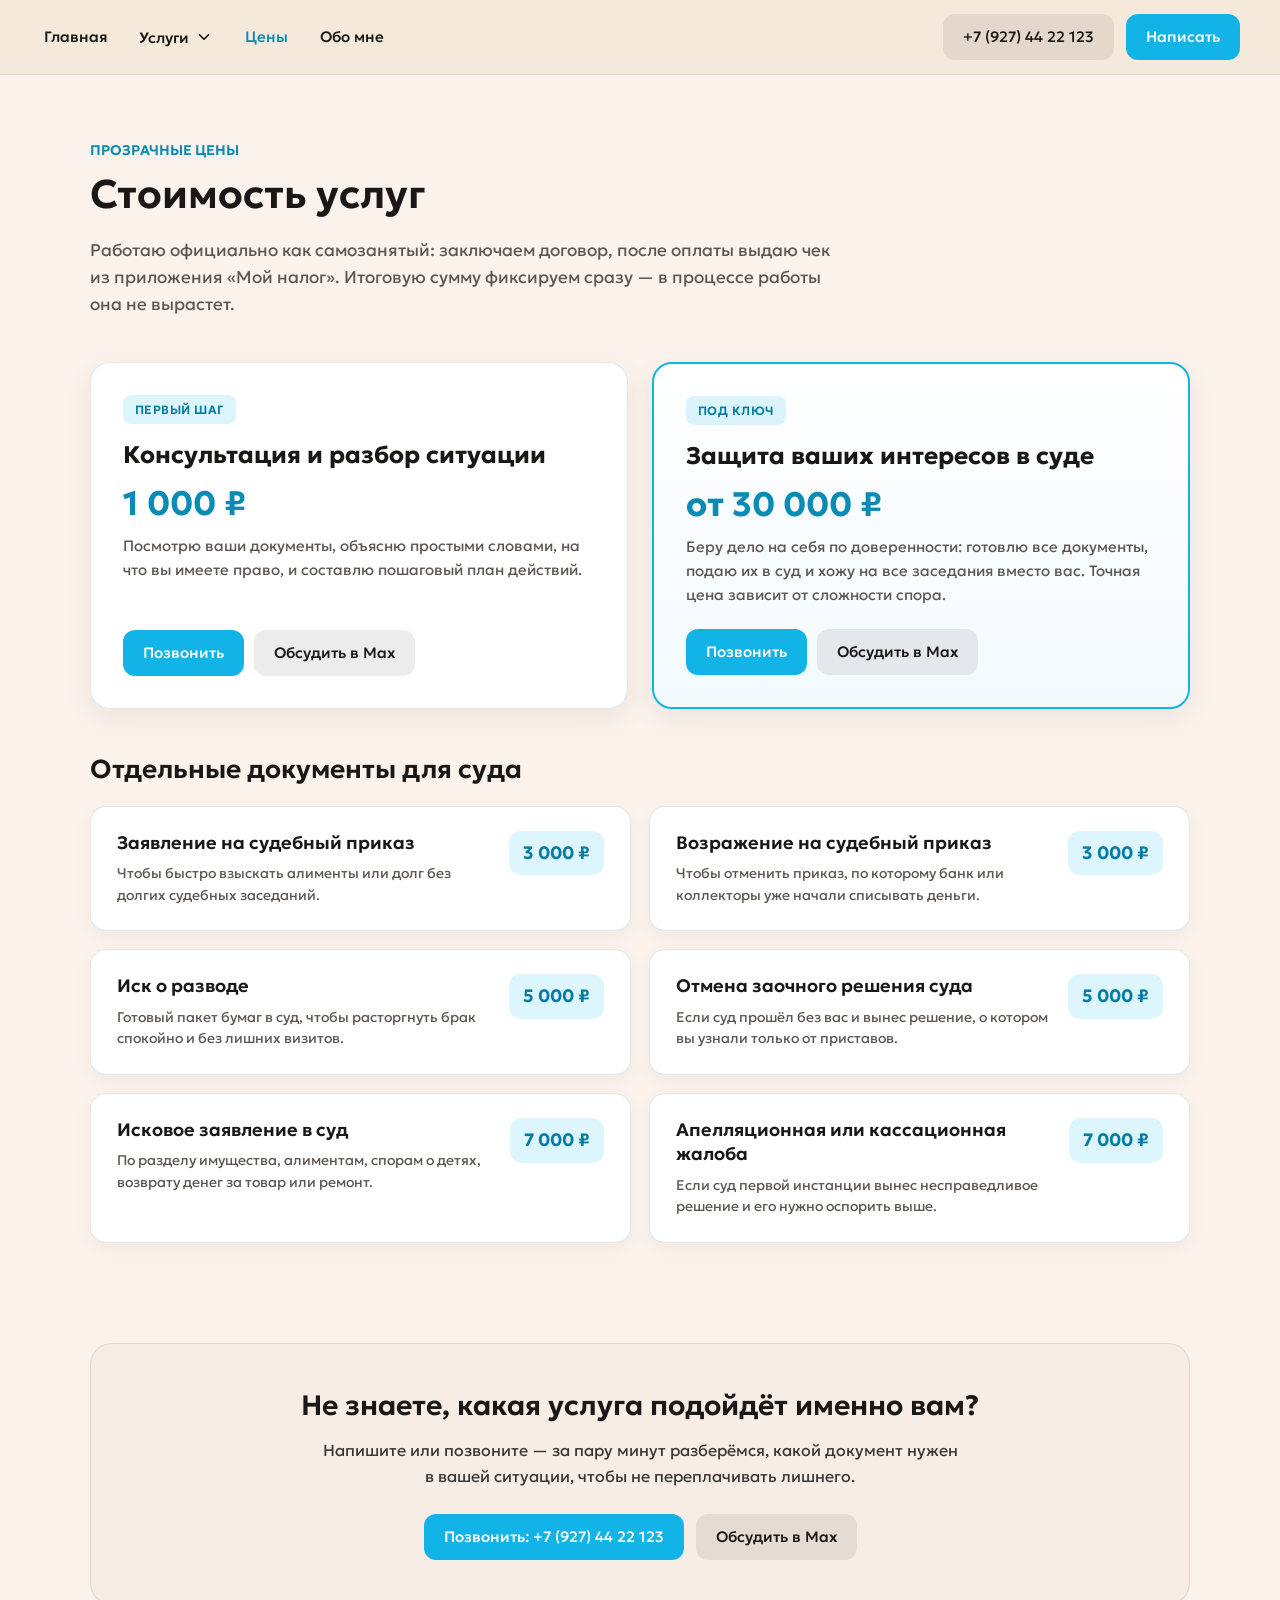
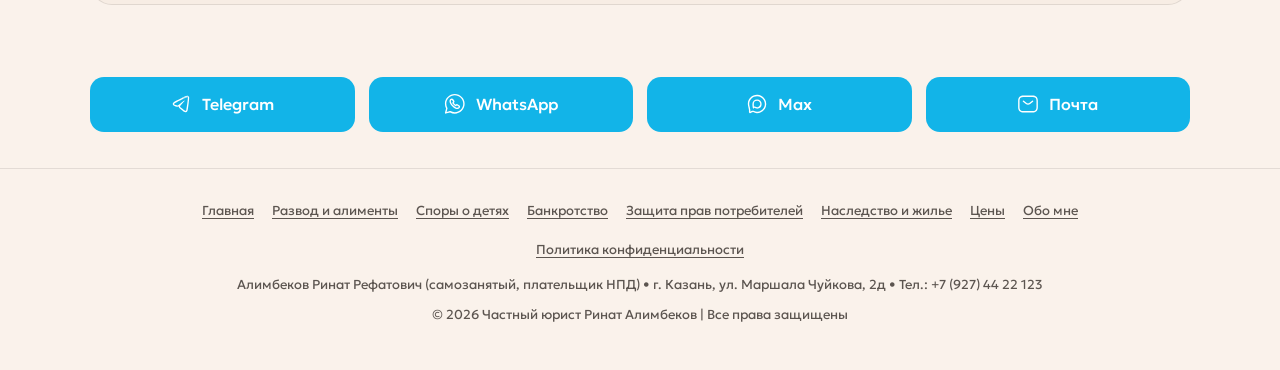
<file: prices.html>
<!DOCTYPE html>
<html lang="ru">
<head>
  <meta charset="UTF-8">
  <meta name="viewport" content="width=device-width, initial-scale=1">
  <title>Цены на услуги юриста в Казани | Ринат Алимбеков</title>
  <meta name="description" content="Стоимость юридических услуг в Казани понятным языком: консультация 1 000 ₽, развод через суд 5 000 ₽, отмена судебного приказа 3 000 ₽, защита в суде от 30 000 ₽.">
  <meta name="keywords" content="цены на услуги юриста казань, стоимость юридической консультации казань, составление иска цена, юрист ринат алимбеков цены">
  <meta name="robots" content="index, follow">
  <meta name="geo.region" content="RU-TA">
  <meta name="geo.placename" content="Казань">
  <meta name="geo.position" content="55.835377;49.102399">
  <meta name="ICBM" content="55.835377, 49.102399">
  <meta property="og:title" content="Цены на услуги юриста в Казани | Ринат Алимбеков">
  <meta property="og:description" content="Стоимость юридических услуг в Казани понятным языком: консультация 1 000 ₽, развод через суд 5 000 ₽, отмена судебного приказа 3 000 ₽, защита в суде от 30 000 ₽.">
  <meta property="og:url" content="https://arinvlawyer.ru/prices.html">
  <meta property="og:type" content="website">
  <meta property="og:locale" content="ru_RU">
  <meta property="og:site_name" content="Юрист Ринат Алимбеков | Казань">
  <meta property="og:image" content="https://arinvlawyer.ru/img/yBhUS0IW0XpygladSTkcLBoLiK5uFZKE3ntGyYbyjyA/q87/el1/gce/w1000/h0/resizefit/f0ab0953-bb01-4327-87bc-46293ecb7c54-dsc04267.webp">
  <link rel="canonical" href="https://arinvlawyer.ru/prices.html">
  <link rel="icon" href="70314db3-11a1-4cf8-a374-4abc5efc9e63/images/f0ab0953-bb01-4327-87bc-46293ecb7c54-dsc04267.jpg" type="image/png">
  <link rel="icon" href="favicon-96x96.png" type="image/png" sizes="96x96">
  <link rel="icon" href="favicon.svg" type="image/svg+xml">
  <link rel="stylesheet" href="style.css?v=7">
  <style>
    .price-hero-grid { display: grid !important; grid-template-columns: repeat(2, 1fr) !important; gap: 24px !important; margin-bottom: 44px !important; }
    .price-feature-card { background: #FFFFFF !important; border: 1px solid rgba(26, 24, 23, 0.1) !important; border-radius: 20px !important; padding: 32px !important; box-shadow: 0 10px 30px rgba(26, 24, 23, 0.06) !important; display: flex !important; flex-direction: column !important; justify-content: space-between !important; gap: 22px !important; }
    .price-feature-card.highlighted { border: 2px solid #12B4E8 !important; background: linear-gradient(180deg, #FFFFFF 0%, #F2FAFD 100%) !important; }
    .price-badge { display: inline-block !important; font-size: 12px !important; font-weight: 600 !important; text-transform: uppercase !important; letter-spacing: 0.04em !important; color: #077CA3 !important; background: rgba(18, 180, 232, 0.14) !important; padding: 5px 12px !important; border-radius: 8px !important; margin-bottom: 12px !important; }
    .price-big { font-size: 34px !important; font-weight: 700 !important; color: #098BB6 !important; margin: 4px 0 12px 0 !important; line-height: 1.1 !important; }
    .price-btn-group { display: flex !important; flex-wrap: wrap !important; gap: 10px !important; }
    .price-list-grid { display: grid !important; grid-template-columns: repeat(2, 1fr) !important; gap: 18px !important; }
    .price-item-card { background: #FFFFFF !important; border: 1px solid rgba(26, 24, 23, 0.1) !important; border-radius: 16px !important; padding: 24px 26px !important; box-shadow: 0 6px 20px rgba(26, 24, 23, 0.04) !important; display: flex !important; flex-direction: column !important; justify-content: space-between !important; gap: 14px !important; }
    .price-item-top { display: flex !important; align-items: flex-start !important; justify-content: space-between !important; gap: 16px !important; }
    .price-item-title { font-size: 18px !important; font-weight: 600 !important; color: #1A1817 !important; margin: 0 0 8px 0 !important; line-height: 1.35 !important; }
    .price-item-desc { font-size: 14px !important; color: #5C5550 !important; margin: 0 !important; line-height: 1.55 !important; }
    .price-pill { background: rgba(18, 180, 232, 0.14) !important; color: #077CA3 !important; font-size: 18px !important; font-weight: 700 !important; padding: 8px 14px !important; border-radius: 12px !important; white-space: nowrap !important; flex-shrink: 0 !important; }
    @media (max-width: 920px) { .price-hero-grid, .price-list-grid { grid-template-columns: 1fr !important; } }
    @media (max-width: 600px) { .price-item-top { flex-direction: column !important; gap: 10px !important; } }
  </style>
  <script type="application/ld+json">
  {
    "@context": "https://schema.org",
    "@type": "LegalService",
    "name": "Частный юрист Ринат Алимбеков",
    "alternateName": "Юрист Ринат Алимбеков | Казань",
    "url": "https://arinvlawyer.ru/",
    "telephone": "+7-927-442-21-23",
    "email": "mrrin96@gmail.com",
    "priceRange": "1000-30000 RUB",
    "image": "https://arinvlawyer.ru/img/yBhUS0IW0XpygladSTkcLBoLiK5uFZKE3ntGyYbyjyA/q87/el1/gce/w1000/h0/resizefit/f0ab0953-bb01-4327-87bc-46293ecb7c54-dsc04267.webp",
    "address": {
      "@type": "PostalAddress",
      "streetAddress": "ул. Маршала Чуйкова, 2д",
      "addressLocality": "Казань",
      "addressRegion": "Республика Татарстан",
      "addressCountry": "RU"
    },
    "geo": {
      "@type": "GeoCoordinates",
      "latitude": "55.835377",
      "longitude": "49.102399"
    },
    "areaServed": {
      "@type": "City",
      "name": "Казань"
    }
  }
  </script>
  <script data-hid="yandex-metrika">(function(m,e,t,r,i,k,a){m[i]=m[i]||function(){(m[i].a=m[i].a||[]).push(arguments)}; m[i].l=1*new Date(); for (var j = 0; j < document.scripts.length; j++) {if (document.scripts[j].src === r) { return; }} k=e.createElement(t),a=e.getElementsByTagName(t)[0],k.async=1,k.src=r,a.parentNode.insertBefore(k,a)}) (window, document, "script", "https://mc.webvisor.org/metrika/tag_ww.js", "ym");</script>
  <script data-hid="yandex-metrika-init">ym("111389029","init", {"clickmap":true,"trackLinks":true,"accurateTrackBounce":true,"webvisor":true});</script>
</head>
<body>
  <header class="site-header">
    <div class="header-inner">
      <button type="button" class="mobile-toggle" id="mobile-toggle" aria-label="Меню">
        <svg xmlns="http://www.w3.org/2000/svg" width="22" height="22" fill="none" viewBox="0 0 24 24"><path stroke="currentColor" stroke-width="2" stroke-linecap="round" d="M4 7h16M4 12h16M4 17h16"/></svg>
      </button>
      <nav class="nav-menu" id="nav-menu" aria-label="Главное меню">
        <ul class="nav-list">
          <li><a class="nav-link " href="index.html">Главная</a></li>
          <li class="nav-dropdown" id="services-dropdown">
            <button type="button" class="nav-dropdown-btn " id="services-btn">
              Услуги <svg xmlns="http://www.w3.org/2000/svg" fill="none" viewBox="0 0 24 24" width="18" height="18"><path fill="#000" fill-rule="evenodd" d="M5.267 8.27a.906.906 0 0 1 1.292 0L12 13.772l5.441-5.502a.906.906 0 0 1 1.292 0 .93.93 0 0 1 0 1.306l-6.087 6.154a.91.91 0 0 1-1.292 0L5.267 9.576a.93.93 0 0 1 0-1.306" clip-rule="evenodd"/></svg>
            </button>
            <ul class="submenu">
              <li><a href="razvod.html">Развод, раздел, алименты</a></li>
              <li><a href="deti.html">Споры по детям</a></li>
              <li><a href="bankrotstvo.html">Банкротство</a></li>
              <li><a href="potreb.html">Споры с магазинами и застройщиками</a></li>
              <li><a href="nedvizhimost.html">Наследство, жилье и земля</a></li>
            </ul>
          </li>
          <li><a class="nav-link active" href="prices.html">Цены</a></li>
          <li><a class="nav-link " href="my.html">Обо мне</a></li>
        </ul>
      </nav>
      <div class="header-actions">
        <a class="btn btn-secondary" href="tel:+79274422123">+7 (927) 44 22 123</a>
        <a class="btn btn-primary" href="https://t.me/@arinvLawyer" target="_blank">Написать</a>
      </div>
    </div>
  </header>
<main>
  <section class="section" style="padding-bottom: 20px;">
    <div class="container">
      <div style="font-size: 14px; font-weight: 600; color: #098BB6; margin-bottom: 10px;">ПРОЗРАЧНЫЕ ЦЕНЫ</div>
      <h1 class="hero-title">Стоимость услуг</h1>
      <p class="hero-subtitle" style="max-width: 760px; margin-bottom: 0;">Работаю официально как самозанятый: заключаем договор, после оплаты выдаю чек из приложения «Мой налог». Итоговую сумму фиксируем сразу — в процессе работы она не вырастет.</p>
    </div>
  </section>

  <section class="section" style="padding-top: 24px;">
    <div class="container">
      <div class="price-hero-grid">
        <div class="price-feature-card">
          <div>
            <span class="price-badge">Первый шаг</span>
            <h2 style="font-size: 24px; margin: 0 0 10px 0;">Консультация и разбор ситуации</h2>
            <div class="price-big">1 000 ₽</div>
            <p style="font-size: 15px; color: #5C5550; margin: 0;">Посмотрю ваши документы, объясню простыми словами, на что вы имеете право, и составлю пошаговый план действий.</p>
          </div>
          <div class="price-btn-group">
            <a class="btn btn-primary" href="tel:+79274422123">Позвонить</a>
            <a class="btn btn-secondary" href="https://max.ru/u/f9LHodD0cOLbR-iz8FZMGi4ma3IDiIDYHYWgFF_j9Hq-QoVABAkh54DSgMY" target="_blank">Обсудить в Max</a>
          </div>
        </div>

        <div class="price-feature-card highlighted">
          <div>
            <span class="price-badge">Под ключ</span>
            <h2 style="font-size: 24px; margin: 0 0 10px 0;">Защита ваших интересов в суде</h2>
            <div class="price-big">от 30 000 ₽</div>
            <p style="font-size: 15px; color: #5C5550; margin: 0;">Беру дело на себя по доверенности: готовлю все документы, подаю их в суд и хожу на все заседания вместо вас. Точная цена зависит от сложности спора.</p>
          </div>
          <div class="price-btn-group">
            <a class="btn btn-primary" href="tel:+79274422123">Позвонить</a>
            <a class="btn btn-secondary" href="https://max.ru/u/f9LHodD0cOLbR-iz8FZMGi4ma3IDiIDYHYWgFF_j9Hq-QoVABAkh54DSgMY" target="_blank">Обсудить в Max</a>
          </div>
        </div>
      </div>

      <h2 class="section-title" style="font-size: 26px; margin-bottom: 20px;">Отдельные документы для суда</h2>
      <div class="price-list-grid">
        <div class="price-item-card">
          <div class="price-item-top">
            <div>
              <h3 class="price-item-title">Заявление на судебный приказ</h3>
              <p class="price-item-desc">Чтобы быстро взыскать алименты или долг без долгих судебных заседаний.</p>
            </div>
            <span class="price-pill">3 000 ₽</span>
          </div>
        </div>

        <div class="price-item-card">
          <div class="price-item-top">
            <div>
              <h3 class="price-item-title">Возражение на судебный приказ</h3>
              <p class="price-item-desc">Чтобы отменить приказ, по которому банк или коллекторы уже начали списывать деньги.</p>
            </div>
            <span class="price-pill">3 000 ₽</span>
          </div>
        </div>

        <div class="price-item-card">
          <div class="price-item-top">
            <div>
              <h3 class="price-item-title">Иск о разводе</h3>
              <p class="price-item-desc">Готовый пакет бумаг в суд, чтобы расторгнуть брак спокойно и без лишних визитов.</p>
            </div>
            <span class="price-pill">5 000 ₽</span>
          </div>
        </div>

        <div class="price-item-card">
          <div class="price-item-top">
            <div>
              <h3 class="price-item-title">Отмена заочного решения суда</h3>
              <p class="price-item-desc">Если суд прошёл без вас и вынес решение, о котором вы узнали только от приставов.</p>
            </div>
            <span class="price-pill">5 000 ₽</span>
          </div>
        </div>

        <div class="price-item-card">
          <div class="price-item-top">
            <div>
              <h3 class="price-item-title">Исковое заявление в суд</h3>
              <p class="price-item-desc">По разделу имущества, алиментам, спорам о детях, возврату денег за товар или ремонт.</p>
            </div>
            <span class="price-pill">7 000 ₽</span>
          </div>
        </div>

        <div class="price-item-card">
          <div class="price-item-top">
            <div>
              <h3 class="price-item-title">Апелляционная или кассационная жалоба</h3>
              <p class="price-item-desc">Если суд первой инстанции вынес несправедливое решение и его нужно оспорить выше.</p>
            </div>
            <span class="price-pill">7 000 ₽</span>
          </div>
        </div>
      </div>
    </div>
  </section>

  <section class="section section-compact">
    <div class="container">
      <div class="cta-box">
        <h2>Не знаете, какая услуга подойдёт именно вам?</h2>
        <p>Напишите или позвоните — за пару минут разберёмся, какой документ нужен в вашей ситуации, чтобы не переплачивать лишнего.</p>
        <div class="hero-buttons" style="justify-content: center; margin-bottom: 0;">
          <a class="btn btn-primary" href="tel:+79274422123">Позвонить: +7 (927) 44 22 123</a>
          <a class="btn btn-secondary" href="https://max.ru/u/f9LHodD0cOLbR-iz8FZMGi4ma3IDiIDYHYWgFF_j9Hq-QoVABAkh54DSgMY" target="_blank">Обсудить в Max</a>
        </div>
      </div>
    </div>
  </section>

  <section class="section section-compact">
    <div class="container">
      <ul class="socials-grid">
        <li><a class="social-card" href="https://t.me/@arinvLawyer" target="_blank"><svg xmlns="http://www.w3.org/2000/svg" fill="none" viewBox="0 0 24 24" width="22" height="22"><path fill="#000" d="m12.308 5.737 8.015-2.115a2.2 2.2 0 0 0-.92-.528A2.4 2.4 0 0 0 18.705 3c-.7.015-1.43.313-2.606.864-1.272.597-2.54 1.235-3.792 1.873"/><path fill="#000" fill-rule="evenodd" d="m8.104 15.086 1.402-.307c.034.784.47 1.408.966 1.87 1.063.99 2.266 1.852 3.394 2.766l.457.384c.258.222.62.534 1.02.768.455.265 1.067.498 1.807.416.759-.084 1.307-.556 1.646-1.099.317-.51.503-1.151.615-1.87.66-4.257 1.383-9.335 1.544-13.08l-.632-1.312-8.015 2.115C7.736 8.065 4.5 9.5 3.783 10.306c-.308.276-.701.744-.771 1.417-.043.414.032.837.248 1.22.202.359.478.596.701.75.37.253.837.43 1.136.542l.352.135.8.294.234.075c.532.157 1.073.246 1.621.347m6.347-6.05-.07.056q-.519.41-1.282 1.023l-.063.051q-.667.538-1.518 1.227l-.198.16-.609.495-.35.285-.72.585q-.826.686-1.498.668l-.543-.085a7 7 0 0 1-.328-.086 12 12 0 0 1-.664-.214c-.213-.075-.421-.153-.612-.228-.534-.21-1.564-.403-1.492-1.095q.046-.45 1.027-.92l1.104-.58.662-.348q1.228-.645 2.25-1.177 2.189-1.141 3.43-1.774L13 7.067q.325-.166.585-.296.713-.359 1.293-.646a97 97 0 0 1 1.858-.902c1.237-.58 1.674-.716 2.001-.723.115-.002.37.032.536.194.14.137.178.322.196.451.019.13.042.425.023.656-.493 6.077-1.565 11.983-1.565 11.983-.193 1.249-.574 1.668-.944 1.709-.635.07-1.149-.372-1.721-.864l-.467-.39c-.634-.502-1.125-.906-1.616-1.31-.45-.37-.902-.74-1.466-1.189a4 4 0 0 1-.22-.188c-.386-.36-.514-.666-.486-.956l.002-.025c.047-.365.34-.707.677-1.098q.16-.184.325-.387c.042-.053.229-.264.499-.567l.118-.132.002-.003c.334-.375.766-.859 1.203-1.355l.08-.091c.396-.451.792-.907 1.119-1.297l.018-.022.09-.106a18 18 0 0 0 .496-.622c.107-.144.172-.246.18-.291s.017-.208-.064-.295c-.08-.086-.2-.057-.286-.033a2 2 0 0 0-.293.203l-.049.037a39 39 0 0 0-.674.525" clip-rule="evenodd"/></svg> Telegram</a></li>
        <li><a class="social-card" href="https://wa.me/79274422123" target="_blank"><svg xmlns="http://www.w3.org/2000/svg" fill="none" viewBox="0 0 24 24" width="22" height="22"><path fill="#000" fill-rule="evenodd" d="M12.565 17.09c.67.29 1.31.43 1.93.43.44 0 .87-.08 1.27-.25s.77-.43 1.09-.78c.18-.21.33-.44.46-.7.13-.28.2-.57.2-.87 0-.23-.04-.45-.14-.7-.12-.25-.3-.47-.53-.63l-1.67-1.18a2.2 2.2 0 0 0-.49-.27c-.45-.19-.96-.14-1.29.07-.18.09-.36.23-.54.41l-.14.14a3 3 0 0 1-.3-.23 14 14 0 0 1-1.44-1.44 3 3 0 0 1-.21-.26l-.03-.04.13-.14c.17-.17.3-.35.39-.5.14-.23.21-.49.21-.75 0-.19-.05-.39-.13-.59-.07-.17-.16-.34-.28-.5l-1.16-1.63c-.16-.24-.37-.42-.62-.53-.73-.35-1.65-.12-2.29.51-.34.32-.6.69-.76 1.1-.15.39-.23.81-.23 1.25 0 .62.14 1.27.42 1.93.26.61.62 1.23 1.07 1.86.44.6.94 1.18 1.48 1.73.54.54 1.13 1.04 1.73 1.48.61.45 1.24.81 1.87 1.08m-4.53-9.34c.25-.25.45-.25.51-.25l.12.08 1.17 1.65c.05.07.09.13.12.2-.02.04-.06.1-.17.21l-.38.39c-.19.2-.29.45-.29.73 0 .1.01.21.04.31l.11.26c.12.21.3.46.56.77.24.28.49.55.77.84.29.28.56.53.84.77.29.25.55.43.78.55l.18.08c.37.13.83.05 1.12-.24l.38-.38c.11-.11.17-.14.21-.16.06.02.13.06.2.11l1.67 1.16c.03.06.03.09.03.11 0 .07-.02.15-.05.22-.06.13-.13.23-.22.33-.18.18-.36.32-.56.4-.57.24-1.27.16-2.03-.17a8.2 8.2 0 0 1-1.58-.91c-.54-.4-1.06-.85-1.55-1.33-.49-.49-.93-1.02-1.32-1.55-.38-.53-.69-1.06-.9-1.56q-.3-.72-.3-1.35c0-.24.04-.48.13-.69s.22-.4.41-.58" clip-rule="evenodd"/><path fill="#000" fill-rule="evenodd" d="M1.225 22.29c.14.14.33.22.53.22.07 0 .13-.01.2-.03l4.64-1.29c1.58.86 3.35 1.31 5.16 1.31 5.93 0 10.75-4.82 10.75-10.75S17.685 1 11.755 1 1.005 5.82 1.005 11.75c0 1.78.44 3.54 1.28 5.1l-1.26 4.71c-.07.26.01.54.2.73m5.85-2.55a.86.86 0 0 0-.38-.1c-.06 0-.13.01-.19.03l-3.68 1.02 1-3.74c.05-.19.02-.4-.08-.57a9.2 9.2 0 0 1-1.24-4.62c0-5.1 4.15-9.25 9.25-9.25s9.25 4.15 9.25 9.25-4.15 9.25-9.25 9.25c-1.65 0-3.27-.44-4.68-1.27" clip-rule="evenodd"/></svg> WhatsApp</a></li>
        <li><a class="social-card" href="https://max.ru/u/f9LHodD0cOLbR-iz8FZMGi4ma3IDiIDYHYWgFF_j9Hq-QoVABAkh54DSgMY" target="_blank"><svg xmlns="http://www.w3.org/2000/svg" fill="none" viewBox="0 0 24 24" width="22" height="22"><path fill="#000" d="M12.548 2.013c5.3.267 9.516 4.628 9.516 9.97l-.013.513c-.269 5.274-4.651 9.469-10.019 9.469l-.24-.004c-1.221-.039-2.764-.373-3.94-1.15-.709-.47-2.398 1.353-3.643 1.177l-.12-.023c-1.253-.319-.835-1.573-.835-2.827 0-1.176-1.102-5.136-1.24-6.845L2 11.983C2 6.468 6.492 2 12.032 2zM12.032 3.5C7.313 3.5 3.5 7.305 3.5 11.982c0 .219.054.652.172 1.296.112.615.263 1.322.42 2.05.156.714.317 1.453.44 2.089.113.597.222 1.243.222 1.72 0 .378-.032.763-.049 1.025q-.008.134-.012.236c.202-.087.437-.211.739-.38.3-.17.747-.429 1.165-.588.322-.123 1.13-.393 1.924.034l.159.096.18.112c.925.542 2.179.793 3.172.793 4.72 0 8.532-3.805 8.532-8.483 0-4.677-3.813-8.482-8.532-8.482m0 3.516a5.017 5.017 0 0 1 5.016 5.015l-.007.259a5.017 5.017 0 0 1-5.01 4.758l-.38-.015a5 5 0 0 1-2.393-.821c-.355-.235-1.07 1.079-1.378.861l-.028-.025c-.78-.885-.836-3.745-.836-5.017a5.017 5.017 0 0 1 5.015-5.015m0 1.5a3.517 3.517 0 0 0-3.516 3.515c0 .623.014 1.588.116 2.486l.03.24.066-.018a1.7 1.7 0 0 1 1.18.118l.18.106.214.13a3.517 3.517 0 1 0 1.73-6.578"/></svg> Max</a></li>
        <li><a class="social-card" href="mailto:mrrin96@gmail.com"><svg xmlns="http://www.w3.org/2000/svg" fill="none" viewBox="0 0 24 24" width="22" height="22"><path fill="#000" d="M17.468 9.586a.75.75 0 0 0-.936-1.172l-3.13 2.5c-.756.601-2.057.601-2.814 0l-3.119-2.5a.75.75 0 0 0-.938 1.171l3.12 2.5.002.002c1.303 1.037 3.38 1.037 4.684 0z"/><path fill="#000" fill-rule="evenodd" d="M7 2.75c-1.615 0-3.075.404-4.135 1.388C1.795 5.132 1.25 6.607 1.25 8.5v7c0 1.893.545 3.369 1.615 4.362 1.06.984 2.52 1.388 4.135 1.388h10c1.615 0 3.075-.404 4.135-1.388 1.07-.993 1.615-2.469 1.615-4.362v-7c0-1.893-.545-3.368-1.615-4.362-1.06-.984-2.52-1.388-4.135-1.388zM2.75 8.5c0-1.607.455-2.632 1.135-3.263.69-.64 1.73-.987 3.115-.987h10c1.385 0 2.425.346 3.115.987.68.631 1.135 1.656 1.135 3.263v7c0 1.607-.455 2.631-1.135 3.263-.69.64-1.73.987-3.115.987H7c-1.385 0-2.425-.346-3.115-.987-.68-.632-1.135-1.656-1.135-3.263z" clip-rule="evenodd"/></svg> Почта</a></li>
      </ul>
    </div>
  </section>
</main>
  <footer class="site-footer">
    <div class="container">
      
      <div class="footer-links">
        <a href="index.html">Главная</a>
        <a href="razvod.html">Развод и алименты</a>
        <a href="deti.html">Споры о детях</a>
        <a href="bankrotstvo.html">Банкротство</a>
        <a href="potreb.html">Защита прав потребителей</a>
        <a href="nedvizhimost.html">Наследство и жилье</a>
        <a href="prices.html">Цены</a>
        <a href="my.html">Обо мне</a>
        <a href="privacy.html">Политика конфиденциальности</a>
      </div>
      <div class="footer-requisites">
        Алимбеков Ринат Рефатович (самозанятый, плательщик НПД) &bull; г. Казань, ул. Маршала Чуйкова, 2д &bull; Тел.: +7 (927) 44 22 123
      </div>
      <div>© 2026 Частный юрист Ринат Алимбеков | Все права защищены</div>
    </div>
  </footer>
  <script>
    document.querySelectorAll('.faq-question').forEach(function(btn) {
      btn.addEventListener('click', function() {
        btn.parentElement.classList.toggle('open');
      });
    });
    var sBtn = document.getElementById('services-btn');
    var sDrop = document.getElementById('services-dropdown');
    if (sBtn && sDrop) {
      sBtn.addEventListener('click', function(e) {
        e.stopPropagation();
        sDrop.classList.toggle('open');
      });
      document.addEventListener('click', function() {
        sDrop.classList.remove('open');
      });
    }
    var mToggle = document.getElementById('mobile-toggle');
    var nMenu = document.getElementById('nav-menu');
    if (mToggle && nMenu) {
      mToggle.addEventListener('click', function() {
        nMenu.classList.toggle('open');
      });
    }
  </script>
</body>
</html>
</file>
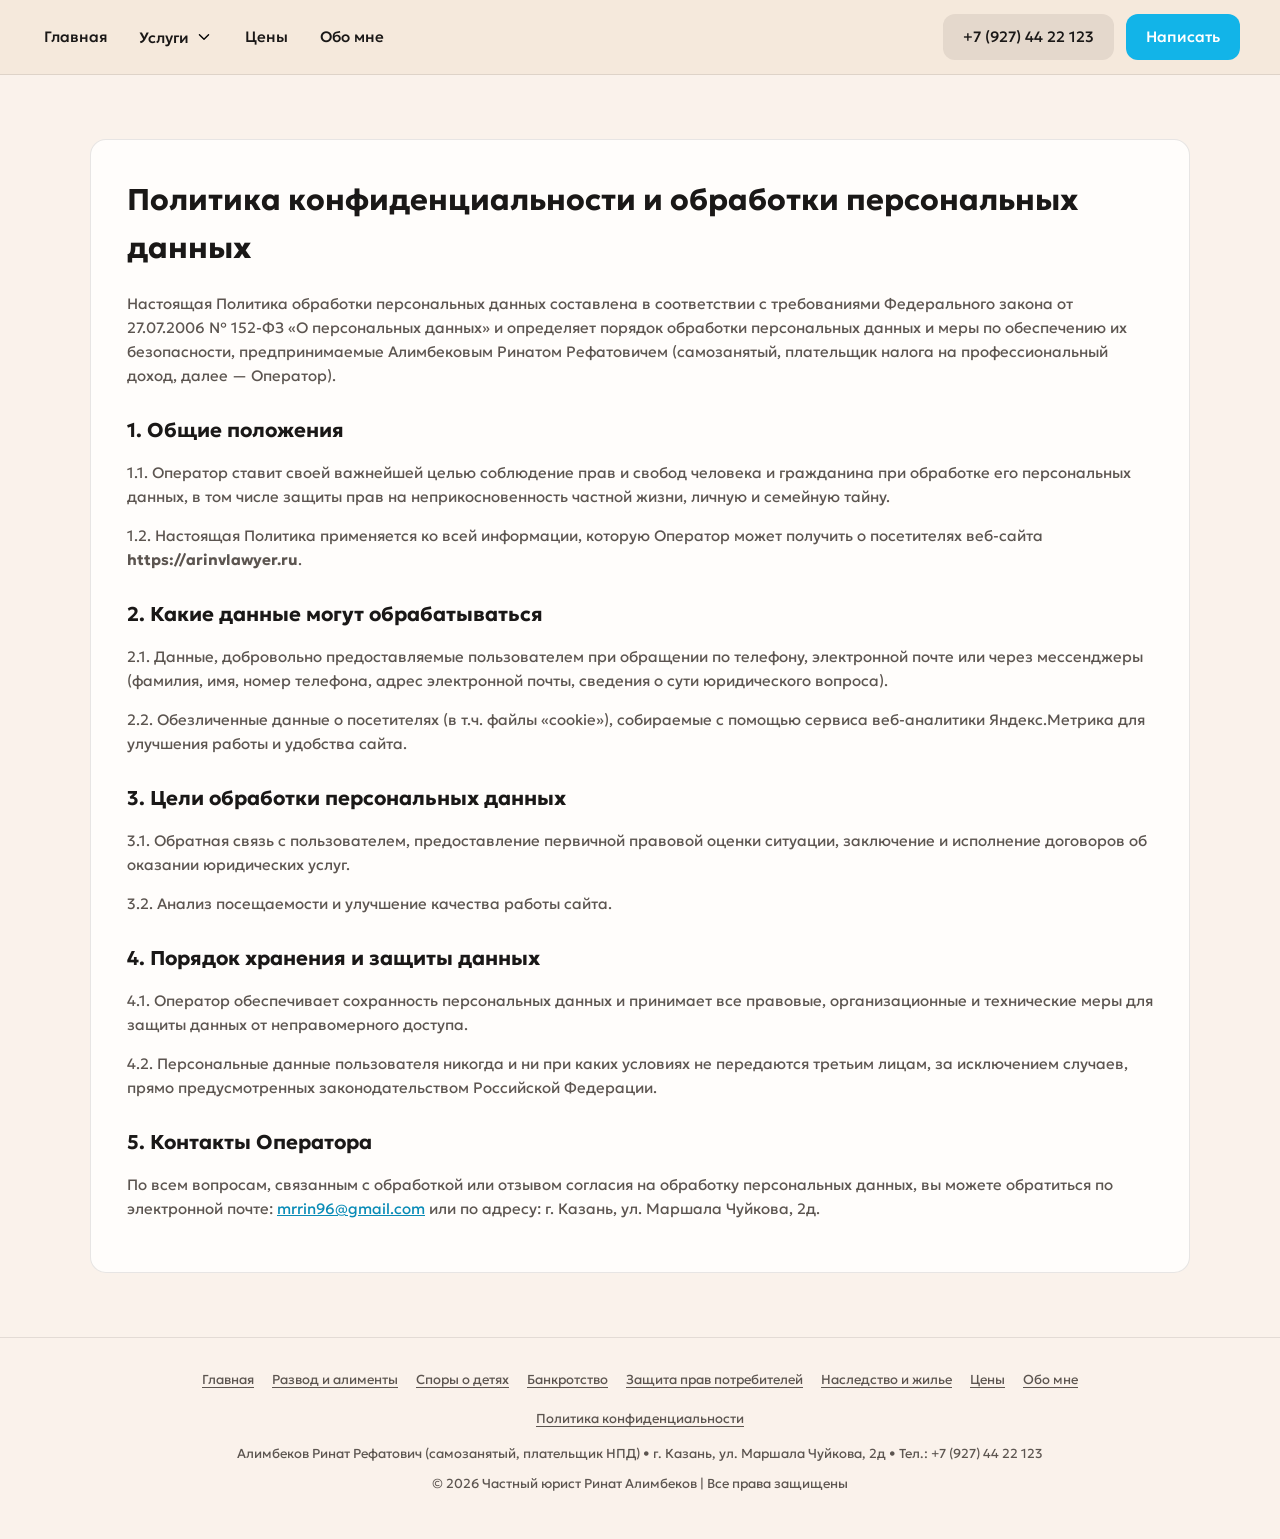
<file: privacy.html>
<!DOCTYPE html>
<html lang="ru">
<head>
  <meta charset="UTF-8">
  <meta name="viewport" content="width=device-width, initial-scale=1">
  <title>Политика конфиденциальности | Юрист Ринат Алимбеков</title>
  <meta name="description" content="Политика конфиденциальности и обработки персональных данных сайта arinvlawyer.ru в соответствии с 152-ФЗ.">
  <meta name="keywords" content="политика конфиденциальности, обработка персональных данных, 152-фз">
  <meta name="robots" content="index, follow">
  <meta name="geo.region" content="RU-TA">
  <meta name="geo.placename" content="Казань">
  <meta name="geo.position" content="55.835377;49.102399">
  <meta name="ICBM" content="55.835377, 49.102399">
  <meta property="og:title" content="Политика конфиденциальности | Юрист Ринат Алимбеков">
  <meta property="og:description" content="Политика конфиденциальности и обработки персональных данных сайта arinvlawyer.ru в соответствии с 152-ФЗ.">
  <meta property="og:url" content="https://arinvlawyer.ru/privacy.html">
  <meta property="og:type" content="website">
  <meta property="og:locale" content="ru_RU">
  <meta property="og:site_name" content="Юрист Ринат Алимбеков | Казань">
  <meta property="og:image" content="https://arinvlawyer.ru/img/yBhUS0IW0XpygladSTkcLBoLiK5uFZKE3ntGyYbyjyA/q87/el1/gce/w1000/h0/resizefit/f0ab0953-bb01-4327-87bc-46293ecb7c54-dsc04267.webp">
  <link rel="canonical" href="https://arinvlawyer.ru/privacy.html">
  <link rel="icon" href="70314db3-11a1-4cf8-a374-4abc5efc9e63/images/f0ab0953-bb01-4327-87bc-46293ecb7c54-dsc04267.jpg" type="image/png">
  <link rel="icon" href="favicon-96x96.png" type="image/png" sizes="96x96">
  <link rel="icon" href="favicon.svg" type="image/svg+xml">
  <link rel="stylesheet" href="style.css?v=7">

  <script type="application/ld+json">
  {
    "@context": "https://schema.org",
    "@type": "LegalService",
    "name": "Частный юрист Ринат Алимбеков",
    "alternateName": "Юрист Ринат Алимбеков | Казань",
    "url": "https://arinvlawyer.ru/",
    "telephone": "+7-927-442-21-23",
    "email": "mrrin96@gmail.com",
    "priceRange": "1000-30000 RUB",
    "image": "https://arinvlawyer.ru/img/yBhUS0IW0XpygladSTkcLBoLiK5uFZKE3ntGyYbyjyA/q87/el1/gce/w1000/h0/resizefit/f0ab0953-bb01-4327-87bc-46293ecb7c54-dsc04267.webp",
    "address": {
      "@type": "PostalAddress",
      "streetAddress": "ул. Маршала Чуйкова, 2д",
      "addressLocality": "Казань",
      "addressRegion": "Республика Татарстан",
      "addressCountry": "RU"
    },
    "geo": {
      "@type": "GeoCoordinates",
      "latitude": "55.835377",
      "longitude": "49.102399"
    },
    "areaServed": {
      "@type": "City",
      "name": "Казань"
    }
  }
  </script>
  <script data-hid="yandex-metrika">(function(m,e,t,r,i,k,a){m[i]=m[i]||function(){(m[i].a=m[i].a||[]).push(arguments)}; m[i].l=1*new Date(); for (var j = 0; j < document.scripts.length; j++) {if (document.scripts[j].src === r) { return; }} k=e.createElement(t),a=e.getElementsByTagName(t)[0],k.async=1,k.src=r,a.parentNode.insertBefore(k,a)}) (window, document, "script", "https://mc.webvisor.org/metrika/tag_ww.js", "ym");</script>
  <script data-hid="yandex-metrika-init">ym("111389029","init", {"clickmap":true,"trackLinks":true,"accurateTrackBounce":true,"webvisor":true});</script>
</head>
<body>
  <header class="site-header">
    <div class="header-inner">
      <button type="button" class="mobile-toggle" id="mobile-toggle" aria-label="Меню">
        <svg xmlns="http://www.w3.org/2000/svg" width="22" height="22" fill="none" viewBox="0 0 24 24"><path stroke="currentColor" stroke-width="2" stroke-linecap="round" d="M4 7h16M4 12h16M4 17h16"/></svg>
      </button>
      <nav class="nav-menu" id="nav-menu" aria-label="Главное меню">
        <ul class="nav-list">
          <li><a class="nav-link " href="index.html">Главная</a></li>
          <li class="nav-dropdown" id="services-dropdown">
            <button type="button" class="nav-dropdown-btn " id="services-btn">
              Услуги <svg xmlns="http://www.w3.org/2000/svg" fill="none" viewBox="0 0 24 24" width="18" height="18"><path fill="#000" fill-rule="evenodd" d="M5.267 8.27a.906.906 0 0 1 1.292 0L12 13.772l5.441-5.502a.906.906 0 0 1 1.292 0 .93.93 0 0 1 0 1.306l-6.087 6.154a.91.91 0 0 1-1.292 0L5.267 9.576a.93.93 0 0 1 0-1.306" clip-rule="evenodd"/></svg>
            </button>
            <ul class="submenu">
              <li><a href="razvod.html">Развод, раздел, алименты</a></li>
              <li><a href="deti.html">Споры по детям</a></li>
              <li><a href="bankrotstvo.html">Банкротство</a></li>
              <li><a href="potreb.html">Споры с магазинами и застройщиками</a></li>
              <li><a href="nedvizhimost.html">Наследство, жилье и земля</a></li>
            </ul>
          </li>
          <li><a class="nav-link " href="prices.html">Цены</a></li>
          <li><a class="nav-link " href="my.html">Обо мне</a></li>
        </ul>
      </nav>
      <div class="header-actions">
        <a class="btn btn-secondary" href="tel:+79274422123">+7 (927) 44 22 123</a>
        <a class="btn btn-primary" href="https://t.me/@arinvLawyer" target="_blank">Написать</a>
      </div>
    </div>
  </header>
<main>
  <section class="section">
    <div class="container">
      <div class="legal-doc">
        <h1>Политика конфиденциальности и обработки персональных данных</h1>
        <p>Настоящая Политика обработки персональных данных составлена в соответствии с требованиями Федерального закона от 27.07.2006 № 152-ФЗ «О персональных данных» и определяет порядок обработки персональных данных и меры по обеспечению их безопасности, предпринимаемые Алимбековым Ринатом Рефатовичем (самозанятый, плательщик налога на профессиональный доход, далее — Оператор).</p>
        <h2>1. Общие положения</h2>
        <p>1.1. Оператор ставит своей важнейшей целью соблюдение прав и свобод человека и гражданина при обработке его персональных данных, в том числе защиты прав на неприкосновенность частной жизни, личную и семейную тайну.</p>
        <p>1.2. Настоящая Политика применяется ко всей информации, которую Оператор может получить о посетителях веб-сайта <strong>https://arinvlawyer.ru</strong>.</p>
        <h2>2. Какие данные могут обрабатываться</h2>
        <p>2.1. Данные, добровольно предоставляемые пользователем при обращении по телефону, электронной почте или через мессенджеры (фамилия, имя, номер телефона, адрес электронной почты, сведения о сути юридического вопроса).</p>
        <p>2.2. Обезличенные данные о посетителях (в т.ч. файлы «cookie»), собираемые с помощью сервиса веб-аналитики Яндекс.Метрика для улучшения работы и удобства сайта.</p>
        <h2>3. Цели обработки персональных данных</h2>
        <p>3.1. Обратная связь с пользователем, предоставление первичной правовой оценки ситуации, заключение и исполнение договоров об оказании юридических услуг.</p>
        <p>3.2. Анализ посещаемости и улучшение качества работы сайта.</p>
        <h2>4. Порядок хранения и защиты данных</h2>
        <p>4.1. Оператор обеспечивает сохранность персональных данных и принимает все правовые, организационные и технические меры для защиты данных от неправомерного доступа.</p>
        <p>4.2. Персональные данные пользователя никогда и ни при каких условиях не передаются третьим лицам, за исключением случаев, прямо предусмотренных законодательством Российской Федерации.</p>
        <h2>5. Контакты Оператора</h2>
        <p>По всем вопросам, связанным с обработкой или отзывом согласия на обработку персональных данных, вы можете обратиться по электронной почте: <a href="mailto:mrrin96@gmail.com" style="color: #098BB6; text-decoration: underline;">mrrin96@gmail.com</a> или по адресу: г. Казань, ул. Маршала Чуйкова, 2д.</p>
      </div>
    </div>
  </section>
</main>
  <footer class="site-footer">
    <div class="container">
      
      <div class="footer-links">
        <a href="index.html">Главная</a>
        <a href="razvod.html">Развод и алименты</a>
        <a href="deti.html">Споры о детях</a>
        <a href="bankrotstvo.html">Банкротство</a>
        <a href="potreb.html">Защита прав потребителей</a>
        <a href="nedvizhimost.html">Наследство и жилье</a>
        <a href="prices.html">Цены</a>
        <a href="my.html">Обо мне</a>
        <a href="privacy.html">Политика конфиденциальности</a>
      </div>
      <div class="footer-requisites">
        Алимбеков Ринат Рефатович (самозанятый, плательщик НПД) &bull; г. Казань, ул. Маршала Чуйкова, 2д &bull; Тел.: +7 (927) 44 22 123
      </div>
      <div>© 2026 Частный юрист Ринат Алимбеков | Все права защищены</div>
    </div>
  </footer>
  <script>
    document.querySelectorAll('.faq-question').forEach(function(btn) {
      btn.addEventListener('click', function() {
        btn.parentElement.classList.toggle('open');
      });
    });
    var sBtn = document.getElementById('services-btn');
    var sDrop = document.getElementById('services-dropdown');
    if (sBtn && sDrop) {
      sBtn.addEventListener('click', function(e) {
        e.stopPropagation();
        sDrop.classList.toggle('open');
      });
      document.addEventListener('click', function() {
        sDrop.classList.remove('open');
      });
    }
    var mToggle = document.getElementById('mobile-toggle');
    var nMenu = document.getElementById('nav-menu');
    if (mToggle && nMenu) {
      mToggle.addEventListener('click', function() {
        nMenu.classList.toggle('open');
      });
    }
  </script>
</body>
</html>
</file>
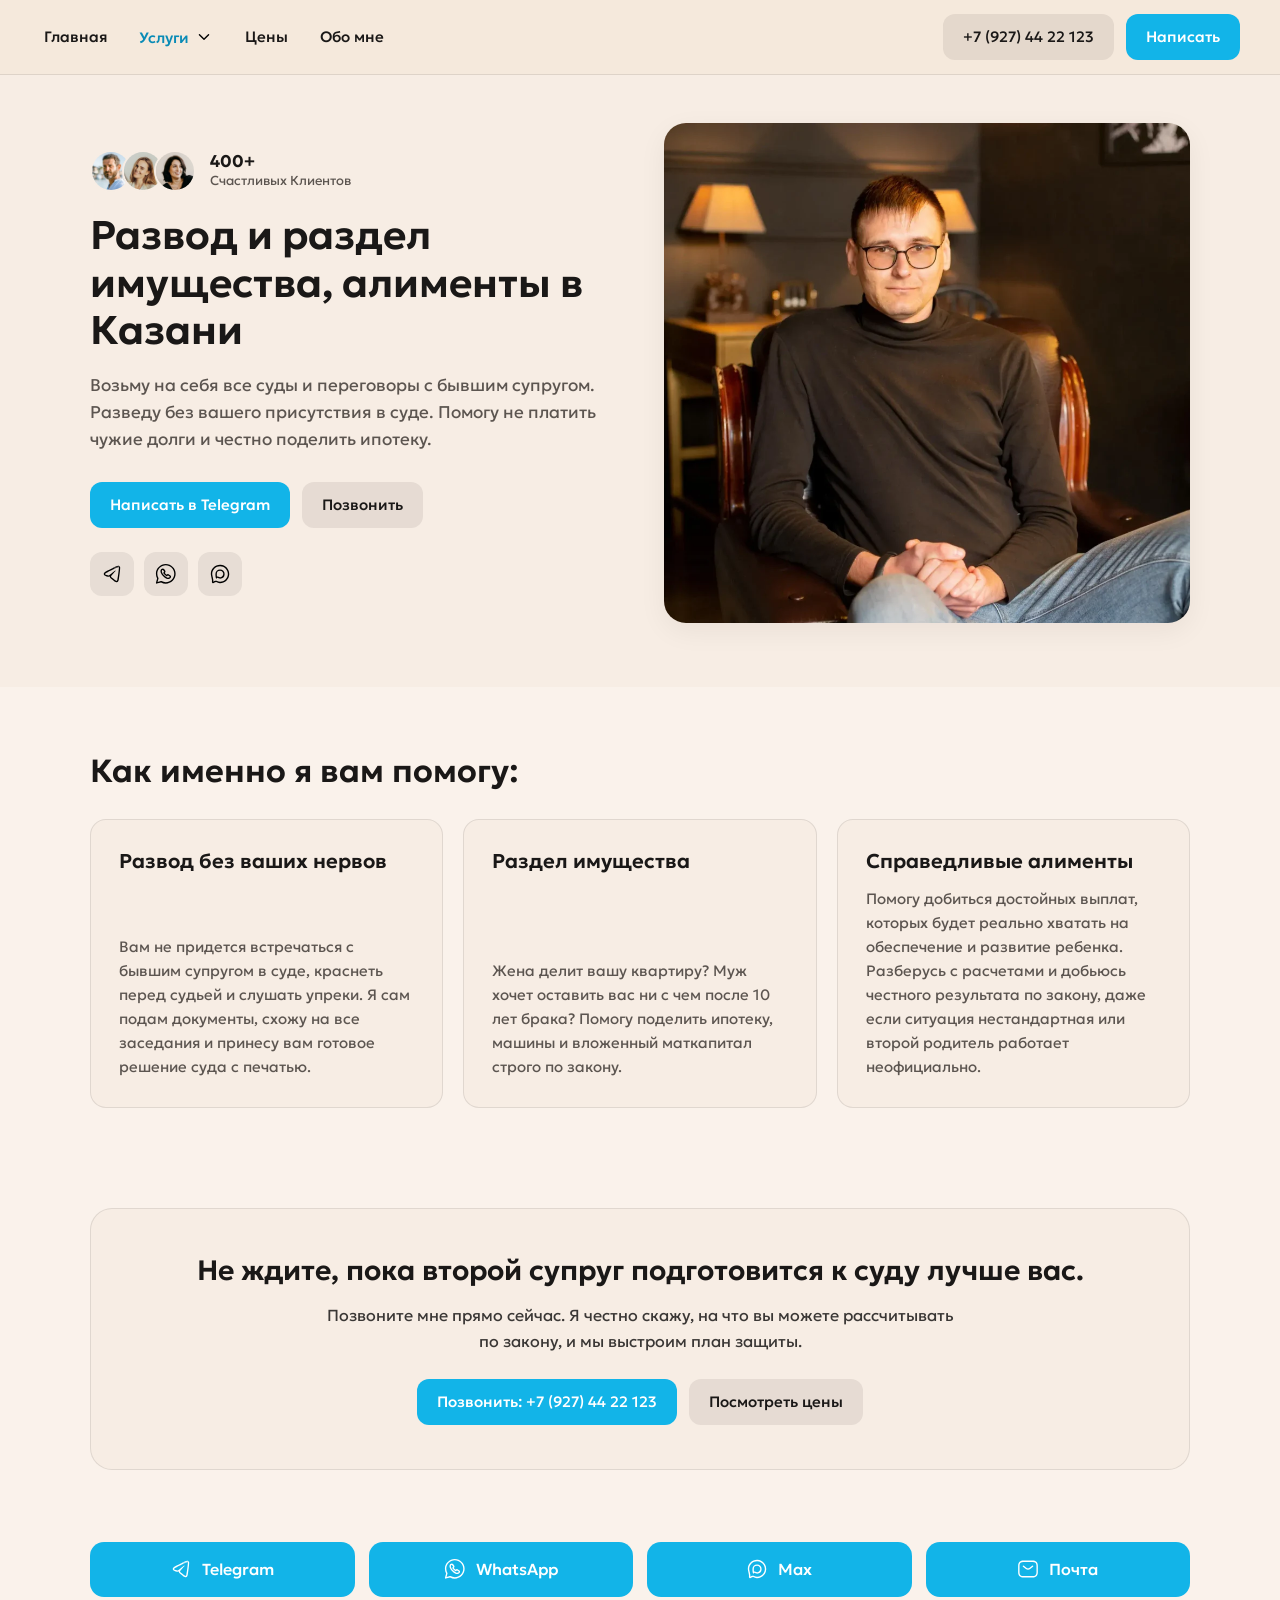
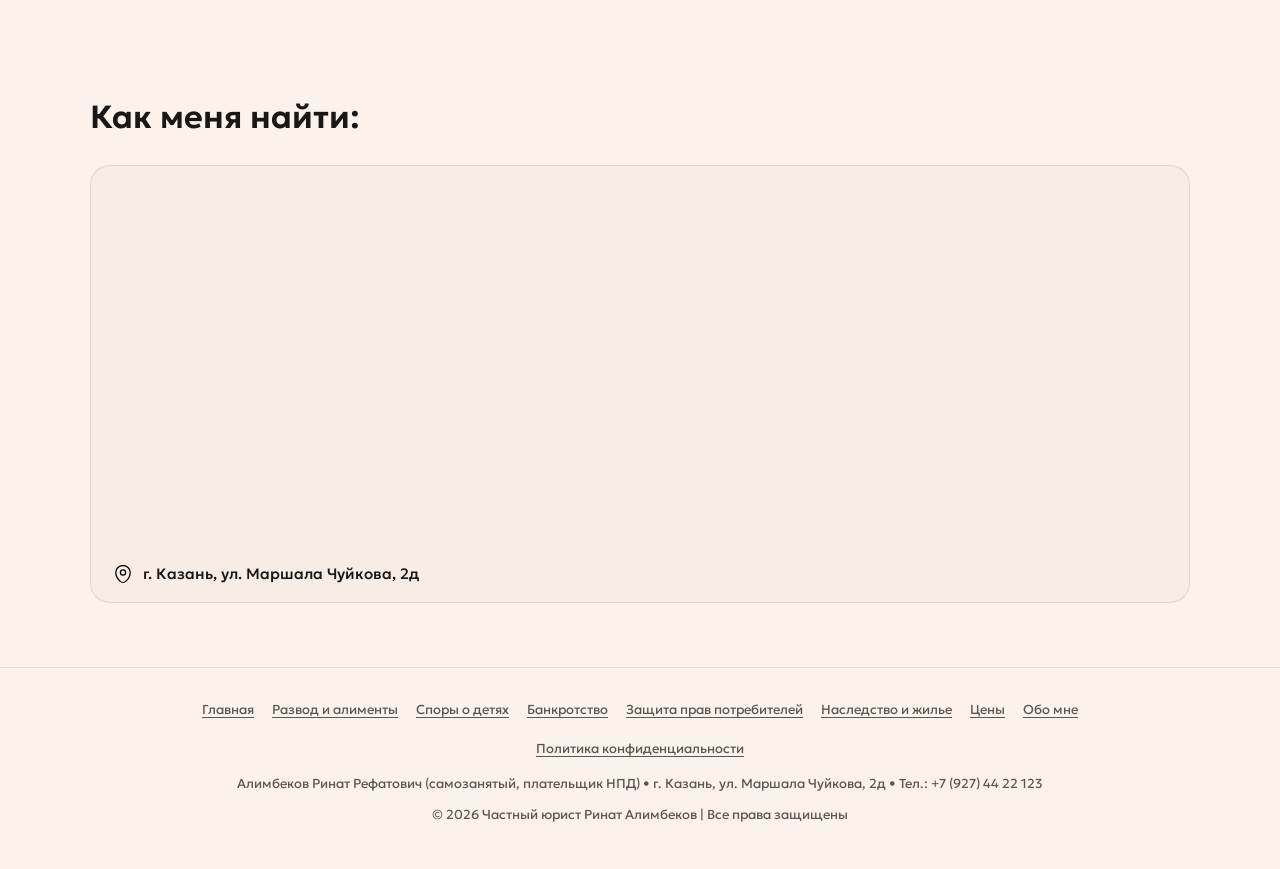
<file: razvod.html>
<!DOCTYPE html>
<html lang="ru">
<head>
  <meta charset="UTF-8">
  <meta name="viewport" content="width=device-width, initial-scale=1">
  <title>Развод, раздел имущества и алименты в Казани | Юрист Ринат Алимбеков</title>
  <meta name="description" content="Расторжение брака без вашего присутствия в суде, раздел ипотечной квартиры и вложенного маткапитала, взыскание достойных алиментов в Казани.">
  <meta name="keywords" content="развод казань, раздел имущества при разводе казань, раздел ипотеки при разводе, алименты юрист казань, ринат алимбеков">
  <meta name="robots" content="index, follow">
  <meta name="geo.region" content="RU-TA">
  <meta name="geo.placename" content="Казань">
  <meta name="geo.position" content="55.835377;49.102399">
  <meta name="ICBM" content="55.835377, 49.102399">
  <meta property="og:title" content="Развод, раздел имущества и алименты в Казани | Юрист Ринат Алимбеков">
  <meta property="og:description" content="Расторжение брака без вашего присутствия в суде, раздел ипотечной квартиры и вложенного маткапитала, взыскание достойных алиментов в Казани.">
  <meta property="og:url" content="https://arinvlawyer.ru/razvod.html">
  <meta property="og:type" content="website">
  <meta property="og:locale" content="ru_RU">
  <meta property="og:site_name" content="Юрист Ринат Алимбеков | Казань">
  <meta property="og:image" content="https://arinvlawyer.ru/img/yBhUS0IW0XpygladSTkcLBoLiK5uFZKE3ntGyYbyjyA/q87/el1/gce/w1000/h0/resizefit/f0ab0953-bb01-4327-87bc-46293ecb7c54-dsc04267.webp">
  <link rel="canonical" href="https://arinvlawyer.ru/razvod.html">
  <link rel="icon" href="70314db3-11a1-4cf8-a374-4abc5efc9e63/images/f0ab0953-bb01-4327-87bc-46293ecb7c54-dsc04267.jpg" type="image/png">
  <link rel="icon" href="favicon-96x96.png" type="image/png" sizes="96x96">
  <link rel="icon" href="favicon.svg" type="image/svg+xml">
  <link rel="stylesheet" href="style.css?v=7">

  <script type="application/ld+json">
  {
    "@context": "https://schema.org",
    "@type": "LegalService",
    "name": "Частный юрист Ринат Алимбеков",
    "alternateName": "Юрист Ринат Алимбеков | Казань",
    "url": "https://arinvlawyer.ru/",
    "telephone": "+7-927-442-21-23",
    "email": "mrrin96@gmail.com",
    "priceRange": "1000-30000 RUB",
    "image": "https://arinvlawyer.ru/img/yBhUS0IW0XpygladSTkcLBoLiK5uFZKE3ntGyYbyjyA/q87/el1/gce/w1000/h0/resizefit/f0ab0953-bb01-4327-87bc-46293ecb7c54-dsc04267.webp",
    "address": {
      "@type": "PostalAddress",
      "streetAddress": "ул. Маршала Чуйкова, 2д",
      "addressLocality": "Казань",
      "addressRegion": "Республика Татарстан",
      "addressCountry": "RU"
    },
    "geo": {
      "@type": "GeoCoordinates",
      "latitude": "55.835377",
      "longitude": "49.102399"
    },
    "areaServed": {
      "@type": "City",
      "name": "Казань"
    }
  }
  </script>
  <script data-hid="yandex-metrika">(function(m,e,t,r,i,k,a){m[i]=m[i]||function(){(m[i].a=m[i].a||[]).push(arguments)}; m[i].l=1*new Date(); for (var j = 0; j < document.scripts.length; j++) {if (document.scripts[j].src === r) { return; }} k=e.createElement(t),a=e.getElementsByTagName(t)[0],k.async=1,k.src=r,a.parentNode.insertBefore(k,a)}) (window, document, "script", "https://mc.webvisor.org/metrika/tag_ww.js", "ym");</script>
  <script data-hid="yandex-metrika-init">ym("111389029","init", {"clickmap":true,"trackLinks":true,"accurateTrackBounce":true,"webvisor":true});</script>
</head>
<body>
  <header class="site-header">
    <div class="header-inner">
      <button type="button" class="mobile-toggle" id="mobile-toggle" aria-label="Меню">
        <svg xmlns="http://www.w3.org/2000/svg" width="22" height="22" fill="none" viewBox="0 0 24 24"><path stroke="currentColor" stroke-width="2" stroke-linecap="round" d="M4 7h16M4 12h16M4 17h16"/></svg>
      </button>
      <nav class="nav-menu" id="nav-menu" aria-label="Главное меню">
        <ul class="nav-list">
          <li><a class="nav-link " href="index.html">Главная</a></li>
          <li class="nav-dropdown" id="services-dropdown">
            <button type="button" class="nav-dropdown-btn active" id="services-btn">
              Услуги <svg xmlns="http://www.w3.org/2000/svg" fill="none" viewBox="0 0 24 24" width="18" height="18"><path fill="#000" fill-rule="evenodd" d="M5.267 8.27a.906.906 0 0 1 1.292 0L12 13.772l5.441-5.502a.906.906 0 0 1 1.292 0 .93.93 0 0 1 0 1.306l-6.087 6.154a.91.91 0 0 1-1.292 0L5.267 9.576a.93.93 0 0 1 0-1.306" clip-rule="evenodd"/></svg>
            </button>
            <ul class="submenu">
              <li><a href="razvod.html">Развод, раздел, алименты</a></li>
              <li><a href="deti.html">Споры по детям</a></li>
              <li><a href="bankrotstvo.html">Банкротство</a></li>
              <li><a href="potreb.html">Споры с магазинами и застройщиками</a></li>
              <li><a href="nedvizhimost.html">Наследство, жилье и земля</a></li>
            </ul>
          </li>
          <li><a class="nav-link " href="prices.html">Цены</a></li>
          <li><a class="nav-link " href="my.html">Обо мне</a></li>
        </ul>
      </nav>
      <div class="header-actions">
        <a class="btn btn-secondary" href="tel:+79274422123">+7 (927) 44 22 123</a>
        <a class="btn btn-primary" href="https://t.me/@arinvLawyer" target="_blank">Написать</a>
      </div>
    </div>
  </header>
<main>
  <section class="hero">
    <div class="container">
      <div class="hero-grid">
        <div class="hero-content">
          <div class="faces-badge">
            <div class="faces-avatars">
              <img src="razvod_files/face-1.webp" alt="Клиент">
              <img src="razvod_files/face-2.webp" alt="Клиент">
              <img src="razvod_files/face-3.webp" alt="Клиент">
            </div>
            <div>
              <div class="faces-count">400+</div>
              <div class="faces-label">Счастливых Клиентов</div>
            </div>
          </div>
          <h1 class="hero-title">Развод и раздел имущества, алименты в Казани</h1>
          <p class="hero-subtitle">Возьму на себя все суды и переговоры с бывшим супругом. Разведу без вашего присутствия в суде. Помогу не платить чужие долги и честно поделить ипотеку.</p>
          <div class="hero-buttons">
            <a class="btn btn-primary" href="https://t.me/@arinvLawyer" target="_blank">Написать в Telegram</a>
            <a class="btn btn-secondary" href="tel:+79274422123">Позвонить</a>
          </div>
          <ul class="social-icons">
            <li><a class="social-icon-btn" href="https://t.me/@arinvLawyer" target="_blank" aria-label="Telegram"><svg xmlns="http://www.w3.org/2000/svg" fill="none" viewBox="0 0 24 24" width="22" height="22"><path fill="#000" d="m12.308 5.737 8.015-2.115a2.2 2.2 0 0 0-.92-.528A2.4 2.4 0 0 0 18.705 3c-.7.015-1.43.313-2.606.864-1.272.597-2.54 1.235-3.792 1.873"/><path fill="#000" fill-rule="evenodd" d="m8.104 15.086 1.402-.307c.034.784.47 1.408.966 1.87 1.063.99 2.266 1.852 3.394 2.766l.457.384c.258.222.62.534 1.02.768.455.265 1.067.498 1.807.416.759-.084 1.307-.556 1.646-1.099.317-.51.503-1.151.615-1.87.66-4.257 1.383-9.335 1.544-13.08l-.632-1.312-8.015 2.115C7.736 8.065 4.5 9.5 3.783 10.306c-.308.276-.701.744-.771 1.417-.043.414.032.837.248 1.22.202.359.478.596.701.75.37.253.837.43 1.136.542l.352.135.8.294.234.075c.532.157 1.073.246 1.621.347m6.347-6.05-.07.056q-.519.41-1.282 1.023l-.063.051q-.667.538-1.518 1.227l-.198.16-.609.495-.35.285-.72.585q-.826.686-1.498.668l-.543-.085a7 7 0 0 1-.328-.086 12 12 0 0 1-.664-.214c-.213-.075-.421-.153-.612-.228-.534-.21-1.564-.403-1.492-1.095q.046-.45 1.027-.92l1.104-.58.662-.348q1.228-.645 2.25-1.177 2.189-1.141 3.43-1.774L13 7.067q.325-.166.585-.296.713-.359 1.293-.646a97 97 0 0 1 1.858-.902c1.237-.58 1.674-.716 2.001-.723.115-.002.37.032.536.194.14.137.178.322.196.451.019.13.042.425.023.656-.493 6.077-1.565 11.983-1.565 11.983-.193 1.249-.574 1.668-.944 1.709-.635.07-1.149-.372-1.721-.864l-.467-.39c-.634-.502-1.125-.906-1.616-1.31-.45-.37-.902-.74-1.466-1.189a4 4 0 0 1-.22-.188c-.386-.36-.514-.666-.486-.956l.002-.025c.047-.365.34-.707.677-1.098q.16-.184.325-.387c.042-.053.229-.264.499-.567l.118-.132.002-.003c.334-.375.766-.859 1.203-1.355l.08-.091c.396-.451.792-.907 1.119-1.297l.018-.022.09-.106a18 18 0 0 0 .496-.622c.107-.144.172-.246.18-.291s.017-.208-.064-.295c-.08-.086-.2-.057-.286-.033a2 2 0 0 0-.293.203l-.049.037a39 39 0 0 0-.674.525" clip-rule="evenodd"/></svg></a></li>
            <li><a class="social-icon-btn" href="https://wa.me/79274422123" target="_blank" aria-label="WhatsApp"><svg xmlns="http://www.w3.org/2000/svg" fill="none" viewBox="0 0 24 24" width="22" height="22"><path fill="#000" fill-rule="evenodd" d="M12.565 17.09c.67.29 1.31.43 1.93.43.44 0 .87-.08 1.27-.25s.77-.43 1.09-.78c.18-.21.33-.44.46-.7.13-.28.2-.57.2-.87 0-.23-.04-.45-.14-.7-.12-.25-.3-.47-.53-.63l-1.67-1.18a2.2 2.2 0 0 0-.49-.27c-.45-.19-.96-.14-1.29.07-.18.09-.36.23-.54.41l-.14.14a3 3 0 0 1-.3-.23 14 14 0 0 1-1.44-1.44 3 3 0 0 1-.21-.26l-.03-.04.13-.14c.17-.17.3-.35.39-.5.14-.23.21-.49.21-.75 0-.19-.05-.39-.13-.59-.07-.17-.16-.34-.28-.5l-1.16-1.63c-.16-.24-.37-.42-.62-.53-.73-.35-1.65-.12-2.29.51-.34.32-.6.69-.76 1.1-.15.39-.23.81-.23 1.25 0 .62.14 1.27.42 1.93.26.61.62 1.23 1.07 1.86.44.6.94 1.18 1.48 1.73.54.54 1.13 1.04 1.73 1.48.61.45 1.24.81 1.87 1.08m-4.53-9.34c.25-.25.45-.25.51-.25l.12.08 1.17 1.65c.05.07.09.13.12.2-.02.04-.06.1-.17.21l-.38.39c-.19.2-.29.45-.29.73 0 .1.01.21.04.31l.11.26c.12.21.3.46.56.77.24.28.49.55.77.84.29.28.56.53.84.77.29.25.55.43.78.55l.18.08c.37.13.83.05 1.12-.24l.38-.38c.11-.11.17-.14.21-.16.06.02.13.06.2.11l1.67 1.16c.03.06.03.09.03.11 0 .07-.02.15-.05.22-.06.13-.13.23-.22.33-.18.18-.36.32-.56.4-.57.24-1.27.16-2.03-.17a8.2 8.2 0 0 1-1.58-.91c-.54-.4-1.06-.85-1.55-1.33-.49-.49-.93-1.02-1.32-1.55-.38-.53-.69-1.06-.9-1.56q-.3-.72-.3-1.35c0-.24.04-.48.13-.69s.22-.4.41-.58" clip-rule="evenodd"/><path fill="#000" fill-rule="evenodd" d="M1.225 22.29c.14.14.33.22.53.22.07 0 .13-.01.2-.03l4.64-1.29c1.58.86 3.35 1.31 5.16 1.31 5.93 0 10.75-4.82 10.75-10.75S17.685 1 11.755 1 1.005 5.82 1.005 11.75c0 1.78.44 3.54 1.28 5.1l-1.26 4.71c-.07.26.01.54.2.73m5.85-2.55a.86.86 0 0 0-.38-.1c-.06 0-.13.01-.19.03l-3.68 1.02 1-3.74c.05-.19.02-.4-.08-.57a9.2 9.2 0 0 1-1.24-4.62c0-5.1 4.15-9.25 9.25-9.25s9.25 4.15 9.25 9.25-4.15 9.25-9.25 9.25c-1.65 0-3.27-.44-4.68-1.27" clip-rule="evenodd"/></svg></a></li>
            <li><a class="social-icon-btn" href="https://max.ru/u/f9LHodD0cOLbR-iz8FZMGi4ma3IDiIDYHYWgFF_j9Hq-QoVABAkh54DSgMY" target="_blank" aria-label="Max"><svg xmlns="http://www.w3.org/2000/svg" fill="none" viewBox="0 0 24 24" width="22" height="22"><path fill="#000" d="M12.548 2.013c5.3.267 9.516 4.628 9.516 9.97l-.013.513c-.269 5.274-4.651 9.469-10.019 9.469l-.24-.004c-1.221-.039-2.764-.373-3.94-1.15-.709-.47-2.398 1.353-3.643 1.177l-.12-.023c-1.253-.319-.835-1.573-.835-2.827 0-1.176-1.102-5.136-1.24-6.845L2 11.983C2 6.468 6.492 2 12.032 2zM12.032 3.5C7.313 3.5 3.5 7.305 3.5 11.982c0 .219.054.652.172 1.296.112.615.263 1.322.42 2.05.156.714.317 1.453.44 2.089.113.597.222 1.243.222 1.72 0 .378-.032.763-.049 1.025q-.008.134-.012.236c.202-.087.437-.211.739-.38.3-.17.747-.429 1.165-.588.322-.123 1.13-.393 1.924.034l.159.096.18.112c.925.542 2.179.793 3.172.793 4.72 0 8.532-3.805 8.532-8.483 0-4.677-3.813-8.482-8.532-8.482m0 3.516a5.017 5.017 0 0 1 5.016 5.015l-.007.259a5.017 5.017 0 0 1-5.01 4.758l-.38-.015a5 5 0 0 1-2.393-.821c-.355-.235-1.07 1.079-1.378.861l-.028-.025c-.78-.885-.836-3.745-.836-5.017a5.017 5.017 0 0 1 5.015-5.015m0 1.5a3.517 3.517 0 0 0-3.516 3.515c0 .623.014 1.588.116 2.486l.03.24.066-.018a1.7 1.7 0 0 1 1.18.118l.18.106.214.13a3.517 3.517 0 1 0 1.73-6.578"/></svg></a></li>
          </ul>
        </div>
        <div class="hero-media">
          <img src="razvod_files/9e14e8cd-85a0-4b41-9c4d-2d069050cac4-_usa7ujwnu.webp" alt="Развод и раздел имущества, алименты в Казани">
        </div>
      </div>
    </div>
  </section>

  <section class="section">
    <div class="container">
      <h2 class="section-title">Как именно я вам помогу:</h2>
      <div class="cards-grid-3">
        <div class="card">
          <h3>Развод без ваших нервов</h3>
          <p>Вам не придется встречаться с бывшим супругом в суде, краснеть перед судьей и слушать упреки. Я сам подам документы, схожу на все заседания и принесу вам готовое решение суда с печатью.</p>
        </div>
        <div class="card">
          <h3>Раздел имущества</h3>
          <p>Жена делит вашу квартиру? Муж хочет оставить вас ни с чем после 10 лет брака? Помогу поделить ипотеку, машины и вложенный маткапитал строго по закону.</p>
        </div>
        <div class="card">
          <h3>Справедливые алименты</h3>
          <p>Помогу добиться достойных выплат, которых будет реально хватать на обеспечение и развитие ребенка. Разберусь с расчетами и добьюсь честного результата по закону, даже если ситуация нестандартная или второй родитель работает неофициально.</p>
        </div>
      </div>
    </div>
  </section>

  <section class="section section-compact">
    <div class="container">
      <div class="cta-box">
        <h2>Не ждите, пока второй супруг подготовится к суду лучше вас.</h2>
        <p>Позвоните мне прямо сейчас. Я честно скажу, на что вы можете рассчитывать по закону, и мы выстроим план защиты.</p>
        <div class="hero-buttons" style="justify-content: center; margin-bottom: 0;">
          <a class="btn btn-primary" href="tel:+79274422123">Позвонить: +7 (927) 44 22 123</a>
          <a class="btn btn-secondary" href="prices.html">Посмотреть цены</a>
        </div>
      </div>
    </div>
  </section>

  <section class="section section-compact">
    <div class="container">
      <ul class="socials-grid">
        <li><a class="social-card" href="https://t.me/@arinvLawyer" target="_blank"><svg xmlns="http://www.w3.org/2000/svg" fill="none" viewBox="0 0 24 24" width="22" height="22"><path fill="#000" d="m12.308 5.737 8.015-2.115a2.2 2.2 0 0 0-.92-.528A2.4 2.4 0 0 0 18.705 3c-.7.015-1.43.313-2.606.864-1.272.597-2.54 1.235-3.792 1.873"/><path fill="#000" fill-rule="evenodd" d="m8.104 15.086 1.402-.307c.034.784.47 1.408.966 1.87 1.063.99 2.266 1.852 3.394 2.766l.457.384c.258.222.62.534 1.02.768.455.265 1.067.498 1.807.416.759-.084 1.307-.556 1.646-1.099.317-.51.503-1.151.615-1.87.66-4.257 1.383-9.335 1.544-13.08l-.632-1.312-8.015 2.115C7.736 8.065 4.5 9.5 3.783 10.306c-.308.276-.701.744-.771 1.417-.043.414.032.837.248 1.22.202.359.478.596.701.75.37.253.837.43 1.136.542l.352.135.8.294.234.075c.532.157 1.073.246 1.621.347m6.347-6.05-.07.056q-.519.41-1.282 1.023l-.063.051q-.667.538-1.518 1.227l-.198.16-.609.495-.35.285-.72.585q-.826.686-1.498.668l-.543-.085a7 7 0 0 1-.328-.086 12 12 0 0 1-.664-.214c-.213-.075-.421-.153-.612-.228-.534-.21-1.564-.403-1.492-1.095q.046-.45 1.027-.92l1.104-.58.662-.348q1.228-.645 2.25-1.177 2.189-1.141 3.43-1.774L13 7.067q.325-.166.585-.296.713-.359 1.293-.646a97 97 0 0 1 1.858-.902c1.237-.58 1.674-.716 2.001-.723.115-.002.37.032.536.194.14.137.178.322.196.451.019.13.042.425.023.656-.493 6.077-1.565 11.983-1.565 11.983-.193 1.249-.574 1.668-.944 1.709-.635.07-1.149-.372-1.721-.864l-.467-.39c-.634-.502-1.125-.906-1.616-1.31-.45-.37-.902-.74-1.466-1.189a4 4 0 0 1-.22-.188c-.386-.36-.514-.666-.486-.956l.002-.025c.047-.365.34-.707.677-1.098q.16-.184.325-.387c.042-.053.229-.264.499-.567l.118-.132.002-.003c.334-.375.766-.859 1.203-1.355l.08-.091c.396-.451.792-.907 1.119-1.297l.018-.022.09-.106a18 18 0 0 0 .496-.622c.107-.144.172-.246.18-.291s.017-.208-.064-.295c-.08-.086-.2-.057-.286-.033a2 2 0 0 0-.293.203l-.049.037a39 39 0 0 0-.674.525" clip-rule="evenodd"/></svg> Telegram</a></li>
        <li><a class="social-card" href="https://wa.me/79274422123" target="_blank"><svg xmlns="http://www.w3.org/2000/svg" fill="none" viewBox="0 0 24 24" width="22" height="22"><path fill="#000" fill-rule="evenodd" d="M12.565 17.09c.67.29 1.31.43 1.93.43.44 0 .87-.08 1.27-.25s.77-.43 1.09-.78c.18-.21.33-.44.46-.7.13-.28.2-.57.2-.87 0-.23-.04-.45-.14-.7-.12-.25-.3-.47-.53-.63l-1.67-1.18a2.2 2.2 0 0 0-.49-.27c-.45-.19-.96-.14-1.29.07-.18.09-.36.23-.54.41l-.14.14a3 3 0 0 1-.3-.23 14 14 0 0 1-1.44-1.44 3 3 0 0 1-.21-.26l-.03-.04.13-.14c.17-.17.3-.35.39-.5.14-.23.21-.49.21-.75 0-.19-.05-.39-.13-.59-.07-.17-.16-.34-.28-.5l-1.16-1.63c-.16-.24-.37-.42-.62-.53-.73-.35-1.65-.12-2.29.51-.34.32-.6.69-.76 1.1-.15.39-.23.81-.23 1.25 0 .62.14 1.27.42 1.93.26.61.62 1.23 1.07 1.86.44.6.94 1.18 1.48 1.73.54.54 1.13 1.04 1.73 1.48.61.45 1.24.81 1.87 1.08m-4.53-9.34c.25-.25.45-.25.51-.25l.12.08 1.17 1.65c.05.07.09.13.12.2-.02.04-.06.1-.17.21l-.38.39c-.19.2-.29.45-.29.73 0 .1.01.21.04.31l.11.26c.12.21.3.46.56.77.24.28.49.55.77.84.29.28.56.53.84.77.29.25.55.43.78.55l.18.08c.37.13.83.05 1.12-.24l.38-.38c.11-.11.17-.14.21-.16.06.02.13.06.2.11l1.67 1.16c.03.06.03.09.03.11 0 .07-.02.15-.05.22-.06.13-.13.23-.22.33-.18.18-.36.32-.56.4-.57.24-1.27.16-2.03-.17a8.2 8.2 0 0 1-1.58-.91c-.54-.4-1.06-.85-1.55-1.33-.49-.49-.93-1.02-1.32-1.55-.38-.53-.69-1.06-.9-1.56q-.3-.72-.3-1.35c0-.24.04-.48.13-.69s.22-.4.41-.58" clip-rule="evenodd"/><path fill="#000" fill-rule="evenodd" d="M1.225 22.29c.14.14.33.22.53.22.07 0 .13-.01.2-.03l4.64-1.29c1.58.86 3.35 1.31 5.16 1.31 5.93 0 10.75-4.82 10.75-10.75S17.685 1 11.755 1 1.005 5.82 1.005 11.75c0 1.78.44 3.54 1.28 5.1l-1.26 4.71c-.07.26.01.54.2.73m5.85-2.55a.86.86 0 0 0-.38-.1c-.06 0-.13.01-.19.03l-3.68 1.02 1-3.74c.05-.19.02-.4-.08-.57a9.2 9.2 0 0 1-1.24-4.62c0-5.1 4.15-9.25 9.25-9.25s9.25 4.15 9.25 9.25-4.15 9.25-9.25 9.25c-1.65 0-3.27-.44-4.68-1.27" clip-rule="evenodd"/></svg> WhatsApp</a></li>
        <li><a class="social-card" href="https://max.ru/u/f9LHodD0cOLbR-iz8FZMGi4ma3IDiIDYHYWgFF_j9Hq-QoVABAkh54DSgMY" target="_blank"><svg xmlns="http://www.w3.org/2000/svg" fill="none" viewBox="0 0 24 24" width="22" height="22"><path fill="#000" d="M12.548 2.013c5.3.267 9.516 4.628 9.516 9.97l-.013.513c-.269 5.274-4.651 9.469-10.019 9.469l-.24-.004c-1.221-.039-2.764-.373-3.94-1.15-.709-.47-2.398 1.353-3.643 1.177l-.12-.023c-1.253-.319-.835-1.573-.835-2.827 0-1.176-1.102-5.136-1.24-6.845L2 11.983C2 6.468 6.492 2 12.032 2zM12.032 3.5C7.313 3.5 3.5 7.305 3.5 11.982c0 .219.054.652.172 1.296.112.615.263 1.322.42 2.05.156.714.317 1.453.44 2.089.113.597.222 1.243.222 1.72 0 .378-.032.763-.049 1.025q-.008.134-.012.236c.202-.087.437-.211.739-.38.3-.17.747-.429 1.165-.588.322-.123 1.13-.393 1.924.034l.159.096.18.112c.925.542 2.179.793 3.172.793 4.72 0 8.532-3.805 8.532-8.483 0-4.677-3.813-8.482-8.532-8.482m0 3.516a5.017 5.017 0 0 1 5.016 5.015l-.007.259a5.017 5.017 0 0 1-5.01 4.758l-.38-.015a5 5 0 0 1-2.393-.821c-.355-.235-1.07 1.079-1.378.861l-.028-.025c-.78-.885-.836-3.745-.836-5.017a5.017 5.017 0 0 1 5.015-5.015m0 1.5a3.517 3.517 0 0 0-3.516 3.515c0 .623.014 1.588.116 2.486l.03.24.066-.018a1.7 1.7 0 0 1 1.18.118l.18.106.214.13a3.517 3.517 0 1 0 1.73-6.578"/></svg> Max</a></li>
        <li><a class="social-card" href="mailto:mrrin96@gmail.com"><svg xmlns="http://www.w3.org/2000/svg" fill="none" viewBox="0 0 24 24" width="22" height="22"><path fill="#000" d="M17.468 9.586a.75.75 0 0 0-.936-1.172l-3.13 2.5c-.756.601-2.057.601-2.814 0l-3.119-2.5a.75.75 0 0 0-.938 1.171l3.12 2.5.002.002c1.303 1.037 3.38 1.037 4.684 0z"/><path fill="#000" fill-rule="evenodd" d="M7 2.75c-1.615 0-3.075.404-4.135 1.388C1.795 5.132 1.25 6.607 1.25 8.5v7c0 1.893.545 3.369 1.615 4.362 1.06.984 2.52 1.388 4.135 1.388h10c1.615 0 3.075-.404 4.135-1.388 1.07-.993 1.615-2.469 1.615-4.362v-7c0-1.893-.545-3.368-1.615-4.362-1.06-.984-2.52-1.388-4.135-1.388zM2.75 8.5c0-1.607.455-2.632 1.135-3.263.69-.64 1.73-.987 3.115-.987h10c1.385 0 2.425.346 3.115.987.68.631 1.135 1.656 1.135 3.263v7c0 1.607-.455 2.631-1.135 3.263-.69.64-1.73.987-3.115.987H7c-1.385 0-2.425-.346-3.115-.987-.68-.632-1.135-1.656-1.135-3.263z" clip-rule="evenodd"/></svg> Почта</a></li>
      </ul>
    </div>
  </section>
  <section class="section">
    <div class="container">
      <h2 class="section-title">Как меня найти:</h2>
      <div class="map-card">
        <iframe class="map-frame" src="https://yandex.ru/map-widget/v1/?lang=ru&pt=49.102399,55.835377&z=14&scroll=false" allowfullscreen="true" referrerpolicy="no-referrer-when-downgrade" loading="lazy"></iframe>
        <div class="map-address"><svg xmlns="http://www.w3.org/2000/svg" fill="none" viewBox="0 0 24 24" width="20" height="20"><path fill="#000" fill-rule="evenodd" d="M12 6.44a3.87 3.87 0 1 0 0 7.74 3.87 3.87 0 0 0 0-7.74m-2.37 3.87a2.37 2.37 0 1 1 4.74 0 2.37 2.37 0 0 1-4.74 0" clip-rule="evenodd"/><path fill="#000" fill-rule="evenodd" d="M12.004 1.25c3.98.003 8.036 2.35 9.108 7.084 1.242 5.49-2.184 10.05-4.992 12.746a5.943 5.943 0 0 1-8.25 0c-2.798-2.696-6.224-7.266-4.982-12.756C3.965 3.59 8.025 1.247 12.005 1.25M4.351 8.656c.894-3.926 4.235-5.908 7.652-5.906s6.757 1.99 7.645 5.916c1.058 4.67-1.835 8.71-4.567 11.333l-.002.001a4.443 4.443 0 0 1-6.169 0c-2.722-2.624-5.616-6.674-4.559-11.344" clip-rule="evenodd"/></svg> г. Казань, ул. Маршала Чуйкова, 2д</div>
      </div>
    </div>
  </section>
</main>
  <footer class="site-footer">
    <div class="container">
      
      <div class="footer-links">
        <a href="index.html">Главная</a>
        <a href="razvod.html">Развод и алименты</a>
        <a href="deti.html">Споры о детях</a>
        <a href="bankrotstvo.html">Банкротство</a>
        <a href="potreb.html">Защита прав потребителей</a>
        <a href="nedvizhimost.html">Наследство и жилье</a>
        <a href="prices.html">Цены</a>
        <a href="my.html">Обо мне</a>
        <a href="privacy.html">Политика конфиденциальности</a>
      </div>
      <div class="footer-requisites">
        Алимбеков Ринат Рефатович (самозанятый, плательщик НПД) &bull; г. Казань, ул. Маршала Чуйкова, 2д &bull; Тел.: +7 (927) 44 22 123
      </div>
      <div>© 2026 Частный юрист Ринат Алимбеков | Все права защищены</div>
    </div>
  </footer>
  <script>
    document.querySelectorAll('.faq-question').forEach(function(btn) {
      btn.addEventListener('click', function() {
        btn.parentElement.classList.toggle('open');
      });
    });
    var sBtn = document.getElementById('services-btn');
    var sDrop = document.getElementById('services-dropdown');
    if (sBtn && sDrop) {
      sBtn.addEventListener('click', function(e) {
        e.stopPropagation();
        sDrop.classList.toggle('open');
      });
      document.addEventListener('click', function() {
        sDrop.classList.remove('open');
      });
    }
    var mToggle = document.getElementById('mobile-toggle');
    var nMenu = document.getElementById('nav-menu');
    if (mToggle && nMenu) {
      mToggle.addEventListener('click', function() {
        nMenu.classList.toggle('open');
      });
    }
  </script>
</body>
</html>
</file>
<file: style.css>
@font-face {
  font-family: "Geologica";
  src: url("fonts/geologica/Geologica-Light.woff2") format("woff2");
  font-weight: 300;
  font-style: normal;
  font-display: swap;
}
@font-face {
  font-family: "Geologica";
  src: url("fonts/geologica/Geologica-Regular.woff2") format("woff2");
  font-weight: 400;
  font-style: normal;
  font-display: swap;
}
@font-face {
  font-family: "Geologica";
  src: url("fonts/geologica/Geologica-Medium.woff2") format("woff2");
  font-weight: 500;
  font-style: normal;
  font-display: swap;
}
@font-face {
  font-family: "Geologica";
  src: url("fonts/geologica/Geologica-SemiBold.woff2") format("woff2");
  font-weight: 600;
  font-style: normal;
  font-display: swap;
}
@font-face {
  font-family: "Geologica";
  src: url("fonts/geologica/Geologica-Bold.woff2") format("woff2");
  font-weight: 700;
  font-style: normal;
  font-display: swap;
}

:root {
  --bg-main: #FAF2EB;
  --bg-alt: #F7EDE4;
  --bg-header: #F5E9DC;
  --text-main: #1A1817;
  --text-muted: #5C5550;
  --accent: #12B4E8;
  --accent-hover: #08AADE;
  --border: rgba(26, 24, 23, 0.1);
  --radius: 16px;
  --radius-btn: 12px;
  --shadow: 0 8px 28px rgba(26, 24, 23, 0.06);
}

*, *::before, *::after {
  box-sizing: border-box;
}

html {
  scroll-behavior: smooth;
}

body {
  margin: 0;
  font-family: "Geologica", -apple-system, BlinkMacSystemFont, "Segoe UI", Roboto, sans-serif;
  background-color: var(--bg-main);
  color: var(--text-main);
  line-height: 1.6;
  -webkit-font-smoothing: antialiased;
}

a {
  color: inherit;
  text-decoration: none;
}

img {
  max-width: 100%;
  display: block;
}

.container {
  max-width: 1140px;
  margin: 0 auto;
  padding: 0 20px;
}

.site-header {
  position: sticky;
  top: 0;
  z-index: 1000;
  background: var(--bg-header);
  border-bottom: 1px solid var(--border);
}

.header-inner {
  max-width: 1240px;
  margin: 0 auto;
  padding: 14px 20px;
  display: flex;
  align-items: center;
  justify-content: space-between;
  gap: 16px;
}

.nav-list {
  display: flex;
  align-items: center;
  gap: 24px;
  list-style: none;
  margin: 0;
  padding: 0;
}

.nav-link, .nav-dropdown-btn {
  font-family: inherit;
  font-size: 15px;
  font-weight: 500;
  color: var(--text-main);
  background: none;
  border: none;
  padding: 6px 4px;
  cursor: pointer;
  display: inline-flex;
  align-items: center;
  gap: 6px;
  transition: opacity 0.2s;
}

.nav-link:hover, .nav-dropdown-btn:hover {
  opacity: 0.7;
}

.nav-link.active, .nav-dropdown-btn.active {
  color: #098BB6;
}

.nav-dropdown {
  position: relative;
}

.submenu {
  display: none;
  position: absolute;
  top: calc(100% + 8px);
  left: 0;
  min-width: 280px;
  background: #FFFDFB;
  border: 1px solid var(--border);
  border-radius: 14px;
  padding: 8px;
  box-shadow: 0 14px 34px rgba(0, 0, 0, 0.12);
  list-style: none;
  margin: 0;
}

.nav-dropdown.open .submenu {
  display: block;
}

.submenu a {
  display: block;
  padding: 10px 14px;
  border-radius: 8px;
  font-size: 14px;
  font-weight: 400;
  transition: background 0.15s;
}

.submenu a:hover {
  background: var(--bg-alt);
}

.header-actions {
  display: flex;
  align-items: center;
  gap: 12px;
}

.btn {
  display: inline-flex;
  align-items: center;
  justify-content: center;
  gap: 8px;
  padding: 11px 20px;
  border-radius: var(--radius-btn);
  font-family: inherit;
  font-size: 15px;
  font-weight: 500;
  cursor: pointer;
  border: none;
  transition: background 0.2s, transform 0.15s;
  text-align: center;
}

.btn:active {
  transform: translateY(1px);
}

.btn-primary {
  background: var(--accent);
  color: #FFFFFF;
}

.btn-primary:hover {
  background: var(--accent-hover);
}

.btn-secondary {
  background: rgba(26, 24, 23, 0.08);
  color: var(--text-main);
}

.btn-secondary:hover {
  background: rgba(26, 24, 23, 0.14);
}

.btn-white {
  background: #FFFFFF;
  color: var(--text-main);
}

.btn-white:hover {
  background: #F3ECE6;
}

.mobile-toggle {
  display: none;
  background: none;
  border: 1px solid var(--border);
  border-radius: 10px;
  padding: 8px 10px;
  cursor: pointer;
  color: var(--text-main);
}

.section {
  padding: 64px 0;
}

.section-alt {
  background-color: var(--bg-alt);
}

.section-compact {
  padding: 36px 0;
}

.section-title {
  font-size: 32px;
  font-weight: 600;
  line-height: 1.25;
  margin: 0 0 28px 0;
}

.text-center {
  text-align: center;
}

.hero {
  background: var(--bg-alt);
  padding: 48px 0 64px 0;
}

.hero-grid {
  display: grid;
  grid-template-columns: 1fr 1fr;
  align-items: center;
  gap: 48px;
}

.hero-grid.reverse .hero-media {
  order: -1;
}

.hero-media img {
  width: 100%;
  height: 500px;
  object-fit: cover;
  border-radius: 22px;
  box-shadow: var(--shadow);
}

.hero-title {
  font-size: 40px;
  font-weight: 600;
  line-height: 1.18;
  margin: 0 0 18px 0;
}

.hero-subtitle {
  font-size: 17px;
  color: var(--text-muted);
  margin: 0 0 28px 0;
  line-height: 1.6;
}

.hero-buttons {
  display: flex;
  flex-wrap: wrap;
  gap: 12px;
  margin-bottom: 24px;
}

.social-icons {
  display: flex;
  flex-wrap: wrap;
  gap: 10px;
  list-style: none;
  padding: 0;
  margin: 0;
}

.social-icon-btn {
  width: 44px;
  height: 44px;
  border-radius: 12px;
  background: rgba(26, 24, 23, 0.07);
  display: inline-flex;
  align-items: center;
  justify-content: center;
  transition: background 0.2s, transform 0.15s;
}

.social-icon-btn:hover {
  background: rgba(26, 24, 23, 0.13);
  transform: translateY(-2px);
}

.faces-badge {
  display: inline-flex;
  align-items: center;
  gap: 14px;
  margin-bottom: 20px;
}

.faces-avatars {
  display: flex;
}

.faces-avatars img {
  width: 42px;
  height: 42px;
  border-radius: 50%;
  object-fit: cover;
  border: 2px solid var(--bg-alt);
  margin-left: -10px;
}

.faces-avatars img:first-child {
  margin-left: 0;
}

.faces-count {
  font-size: 17px;
  font-weight: 700;
  line-height: 1.2;
}

.faces-label {
  font-size: 13px;
  color: var(--text-muted);
}

.socials-grid {
  display: grid;
  grid-template-columns: repeat(4, 1fr);
  gap: 14px;
  list-style: none;
  padding: 0;
  margin: 0;
}

.social-card {
  display: flex;
  align-items: center;
  justify-content: center;
  gap: 10px;
  padding: 15px 18px;
  background: var(--accent);
  color: #FFFFFF;
  border-radius: 14px;
  font-weight: 500;
  font-size: 16px;
  transition: background 0.2s, transform 0.15s;
}

.social-card:hover {
  background: var(--accent-hover);
  transform: translateY(-2px);
}

.social-card svg path {
  fill: #FFFFFF;
}

.cards-grid-2 {
  display: grid;
  grid-template-columns: repeat(2, 1fr);
  gap: 20px;
}

.cards-grid-3 {
  display: grid;
  grid-template-columns: repeat(3, 1fr);
  gap: 20px;
}

.card {
  background: var(--bg-alt);
  border: 1px solid var(--border);
  border-radius: var(--radius);
  padding: 28px;
  display: flex;
  flex-direction: column;
  justify-content: space-between;
}

.card h3 {
  font-size: 20px;
  font-weight: 600;
  margin: 0 0 12px 0;
  line-height: 1.35;
}

.card p {
  margin: 0;
  font-size: 15px;
  color: var(--text-muted);
  line-height: 1.6;
}

.card-link {
  display: inline-flex;
  align-items: center;
  gap: 6px;
  margin-top: 16px;
  font-size: 14px;
  font-weight: 600;
  color: #098BB6;
}

.card-link:hover {
  text-decoration: underline;
}

.services-all-banner {
  margin-top: 24px;
  background: #FFFFFF;
  border: 1px solid rgba(26, 24, 23, 0.1);
  border-radius: 16px;
  padding: 22px 28px;
  display: flex;
  align-items: center;
  justify-content: space-between;
  gap: 20px;
  box-shadow: 0 6px 20px rgba(26, 24, 23, 0.04);
}

.services-all-banner-title {
  font-size: 18px;
  font-weight: 600;
  margin: 0 0 4px 0;
  color: var(--text-main);
}

.services-all-banner-desc {
  font-size: 14px;
  color: var(--text-muted);
  margin: 0;
}

.price-hero-grid {
  display: grid;
  grid-template-columns: repeat(2, 1fr);
  gap: 24px;
  margin-bottom: 40px;
}

.price-feature-card {
  background: #FFFFFF;
  border: 2px solid rgba(26, 24, 23, 0.08);
  border-radius: 20px;
  padding: 32px;
  box-shadow: 0 12px 32px rgba(26, 24, 23, 0.06);
  display: flex;
  flex-direction: column;
  justify-content: space-between;
  gap: 22px;
}

.price-feature-card.highlighted {
  border-color: var(--accent);
  background: linear-gradient(180deg, #FFFFFF 0%, #F4FBFE 100%);
}

.price-badge {
  display: inline-block;
  font-size: 12px;
  font-weight: 600;
  text-transform: uppercase;
  letter-spacing: 0.04em;
  color: #0882AB;
  background: rgba(18, 180, 232, 0.14);
  padding: 5px 12px;
  border-radius: 8px;
  margin-bottom: 12px;
}

.price-big {
  font-size: 34px;
  font-weight: 700;
  color: #098BB6;
  margin: 4px 0 12px 0;
  line-height: 1.1;
}

.price-btn-group {
  display: flex;
  flex-wrap: wrap;
  gap: 10px;
}

.price-list-grid {
  display: grid;
  grid-template-columns: repeat(2, 1fr);
  gap: 18px;
}

.price-item-card {
  background: #FFFFFF;
  border: 1px solid rgba(26, 24, 23, 0.1);
  border-radius: 16px;
  padding: 24px 26px;
  box-shadow: 0 6px 20px rgba(26, 24, 23, 0.04);
  display: flex;
  flex-direction: column;
  justify-content: space-between;
  gap: 16px;
}

.price-item-top {
  display: flex;
  align-items: flex-start;
  justify-content: space-between;
  gap: 16px;
}

.price-item-title {
  font-size: 18px;
  font-weight: 600;
  color: var(--text-main);
  margin: 0 0 8px 0;
  line-height: 1.35;
}

.price-item-desc {
  font-size: 14px;
  color: var(--text-muted);
  margin: 0;
  line-height: 1.55;
}

.price-pill {
  background: rgba(18, 180, 232, 0.13);
  color: #077CA3;
  font-size: 18px;
  font-weight: 700;
  padding: 8px 14px;
  border-radius: 12px;
  white-space: nowrap;
  flex-shrink: 0;
}

.testimonial-card {
  background: var(--bg-alt);
  border: 1px solid var(--border);
  border-radius: var(--radius);
  padding: 26px;
  display: flex;
  flex-direction: column;
  justify-content: space-between;
  gap: 20px;
}

.testimonial-text {
  font-size: 15px;
  line-height: 1.6;
  margin: 0;
  color: var(--text-main);
}

.testimonial-author {
  display: flex;
  align-items: center;
  gap: 14px;
}

.testimonial-author img {
  width: 52px;
  height: 52px;
  border-radius: 50%;
  object-fit: cover;
  flex-shrink: 0;
}

.testimonial-name {
  font-weight: 600;
  font-size: 15px;
  margin: 0;
}

.testimonial-city {
  font-size: 13px;
  color: var(--text-muted);
}

.cta-box {
  background: var(--bg-alt);
  border: 1px solid var(--border);
  border-radius: 22px;
  padding: 44px 32px;
  text-align: center;
}

.cta-box.dark {
  background: linear-gradient(135deg, #272320 0%, #161412 100%);
  color: #FFFFFF;
}

.cta-box h2 {
  font-size: 28px;
  font-weight: 600;
  margin: 0 0 14px 0;
  line-height: 1.3;
}

.cta-box p {
  max-width: 640px;
  margin: 0 auto 24px auto;
  font-size: 16px;
  opacity: 0.85;
}

.map-card {
  background: var(--bg-alt);
  border: 1px solid var(--border);
  border-radius: 20px;
  overflow: hidden;
}

.map-frame {
  width: 100%;
  height: 380px;
  border: 0;
  display: block;
}

.map-address {
  padding: 16px 22px;
  display: flex;
  align-items: center;
  gap: 10px;
  font-size: 15px;
  font-weight: 500;
}

.faq-list {
  display: flex;
  flex-direction: column;
  gap: 12px;
}

.faq-item {
  background: var(--bg-alt);
  border: 1px solid var(--border);
  border-radius: 14px;
  overflow: hidden;
}

.faq-question {
  width: 100%;
  background: none;
  border: none;
  padding: 20px 24px;
  text-align: left;
  font-family: inherit;
  font-size: 17px;
  font-weight: 600;
  color: var(--text-main);
  cursor: pointer;
  display: flex;
  align-items: center;
  justify-content: space-between;
  gap: 16px;
}

.faq-icon {
  width: 32px;
  height: 32px;
  border-radius: 50%;
  background: rgba(26, 24, 23, 0.06);
  display: inline-flex;
  align-items: center;
  justify-content: center;
  flex-shrink: 0;
  transition: transform 0.2s ease;
}

.faq-item.open .faq-icon {
  transform: rotate(180deg);
}

.faq-answer {
  display: none;
  padding: 0 24px 22px 24px;
  font-size: 15px;
  color: var(--text-muted);
  line-height: 1.65;
}

.faq-item.open .faq-answer {
  display: block;
}

.legal-doc {
  background: #FFFDFB;
  border: 1px solid var(--border);
  border-radius: var(--radius);
  padding: 36px;
}

.legal-doc h1 {
  font-size: 30px;
  margin: 0 0 20px 0;
}

.legal-doc h2 {
  font-size: 20px;
  margin: 26px 0 10px 0;
}

.legal-doc p, .legal-doc li {
  font-size: 15px;
  color: var(--text-muted);
}

.site-footer {
  padding: 32px 0 44px 0;
  text-align: center;
  font-size: 13px;
  color: var(--text-muted);
  border-top: 1px solid var(--border);
}

.footer-links {
  display: flex;
  flex-wrap: wrap;
  justify-content: center;
  gap: 18px;
  margin-bottom: 14px;
}

.footer-links a {
  text-decoration: underline;
  text-underline-offset: 3px;
}

.footer-links a:hover {
  color: var(--text-main);
}

.footer-requisites {
  margin-bottom: 10px;
  font-size: 13px;
  color: var(--text-muted);
}

.disclaimer {
  max-width: 780px;
  margin: 0 auto 14px auto;
  font-size: 13px;
  color: var(--text-muted);
  line-height: 1.5;
}

@media (max-width: 920px) {
  .hero-grid {
    grid-template-columns: 1fr;
    gap: 28px;
  }
  .hero-grid.reverse .hero-media {
    order: 0;
  }
  .hero-media img {
    height: 380px;
  }
  .hero-title {
    font-size: 30px;
  }
  .cards-grid-3, .cards-grid-2, .price-hero-grid, .price-list-grid {
    grid-template-columns: 1fr;
  }
  .socials-grid {
    grid-template-columns: repeat(2, 1fr);
  }
}

@media (max-width: 768px) {
  .mobile-toggle {
    display: inline-flex;
    align-items: center;
    justify-content: center;
  }
  .nav-menu {
    display: none;
    position: absolute;
    top: 100%;
    left: 0;
    right: 0;
    background: var(--bg-header);
    border-bottom: 1px solid var(--border);
    padding: 16px 20px;
  }
  .nav-menu.open {
    display: block;
  }
  .nav-list {
    flex-direction: column;
    align-items: flex-start;
    gap: 12px;
  }
  .submenu {
    position: static;
    box-shadow: none;
    border: none;
    background: rgba(26, 24, 23, 0.04);
    margin-top: 6px;
    width: 100%;
  }
  .header-actions .btn-secondary {
    display: none;
  }
  .section {
    padding: 44px 0;
  }
  .section-title {
    font-size: 26px;
  }
  .legal-doc {
    padding: 22px;
  }
  .price-item-top {
    flex-direction: column;
    gap: 10px;
  }
  .services-all-banner {
    flex-direction: column;
    align-items: flex-start;
  }
}
</file>
